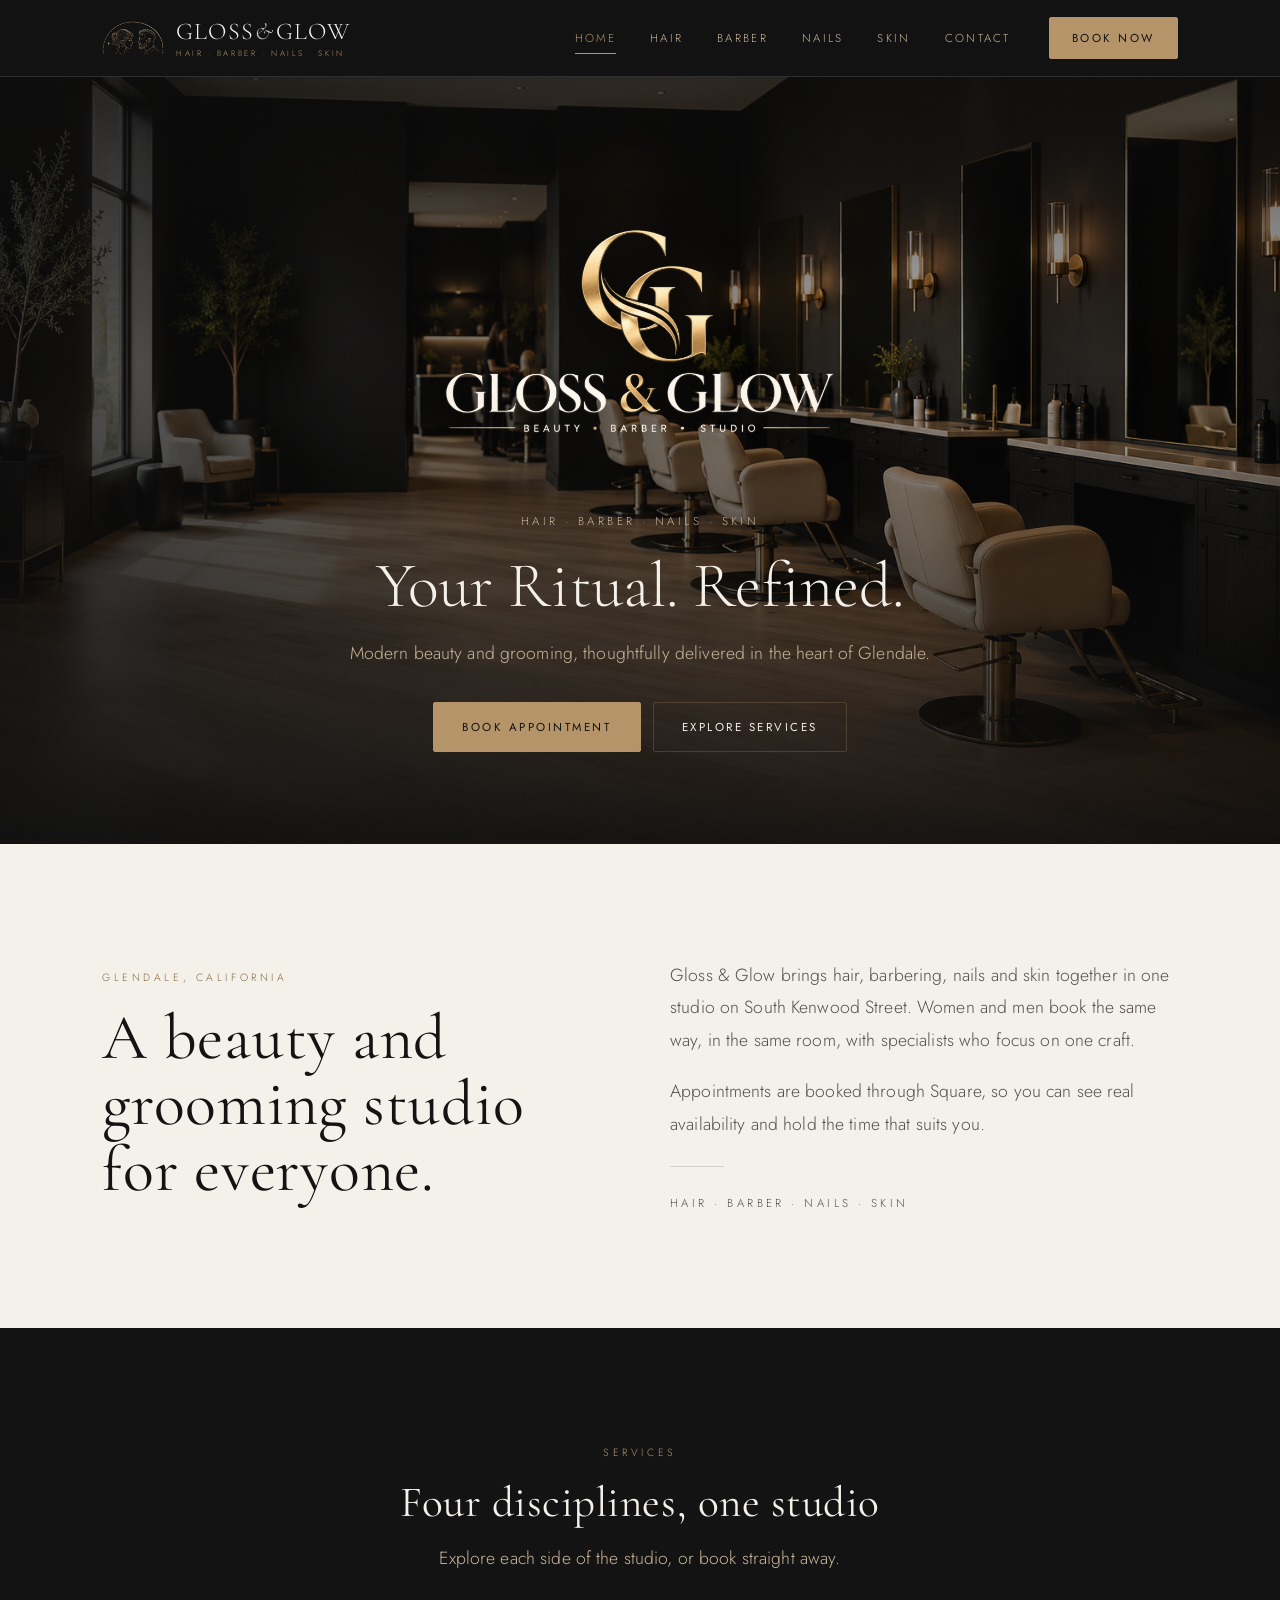
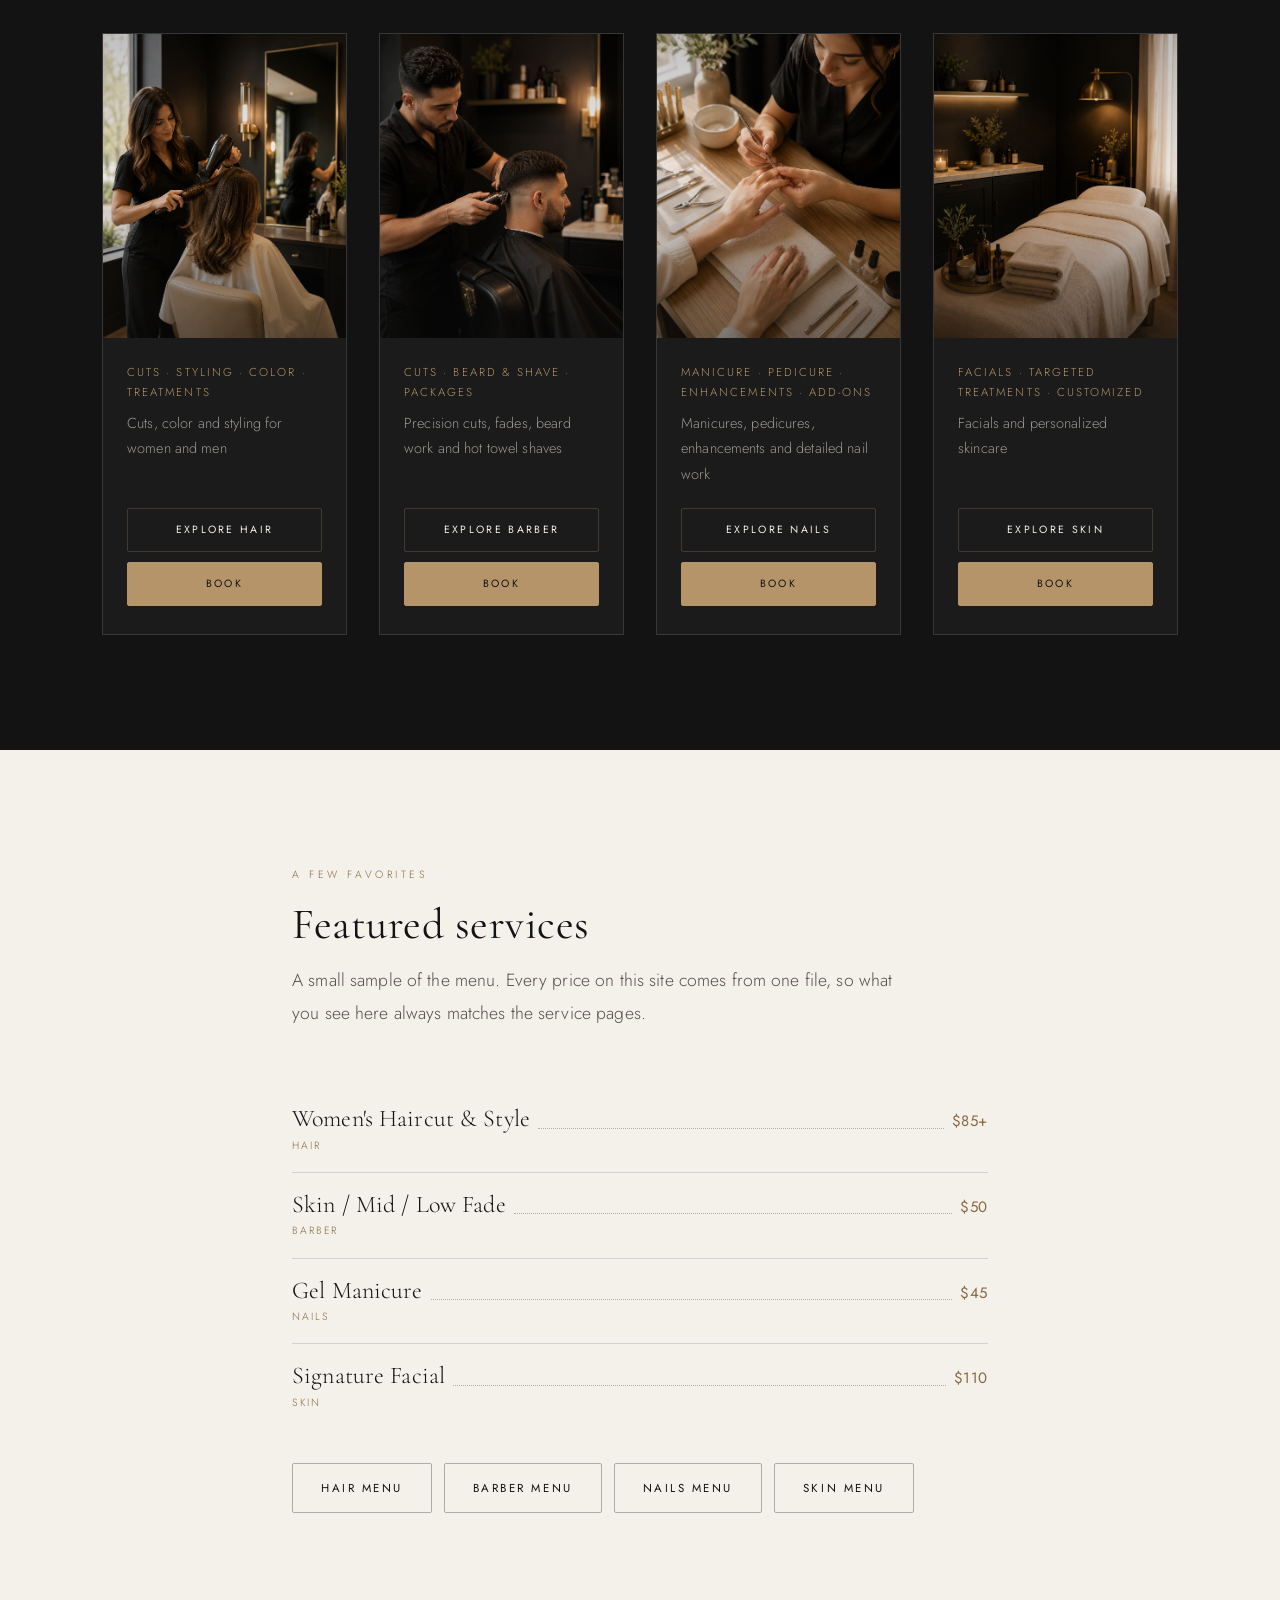
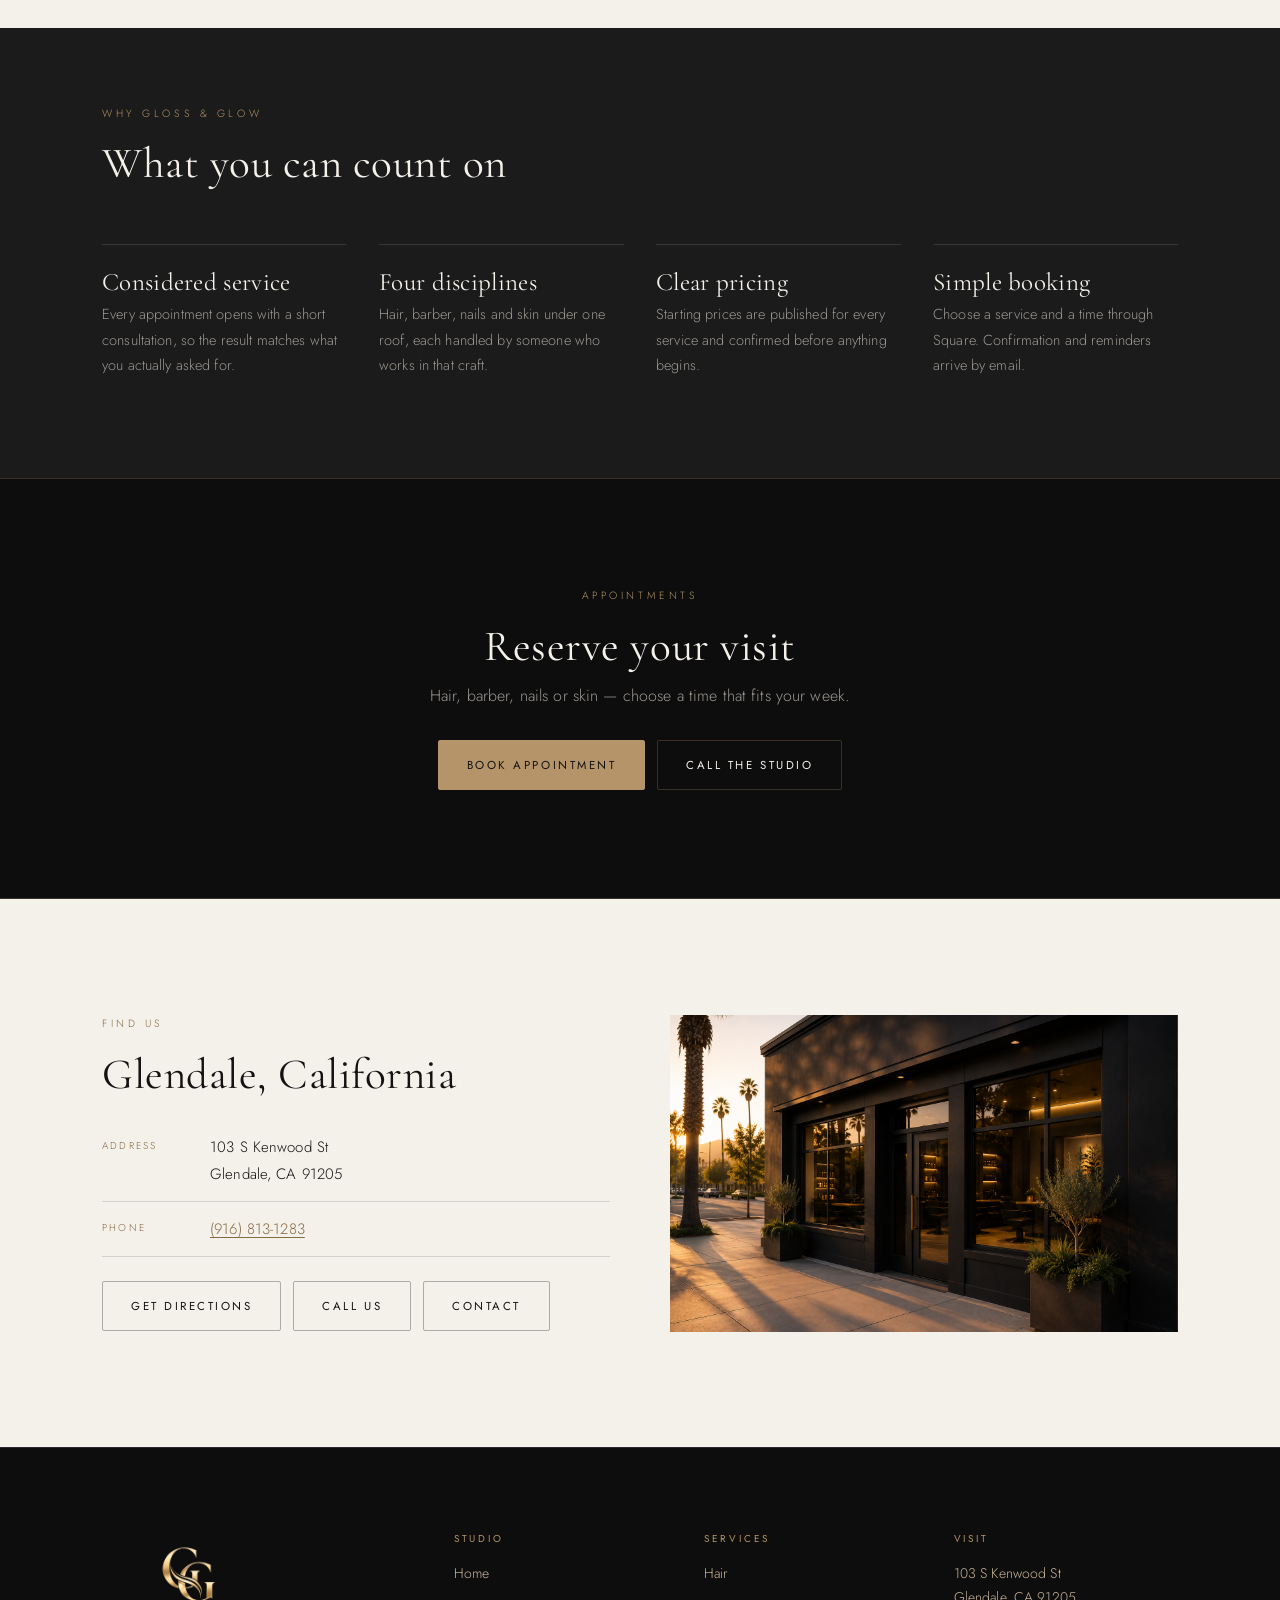
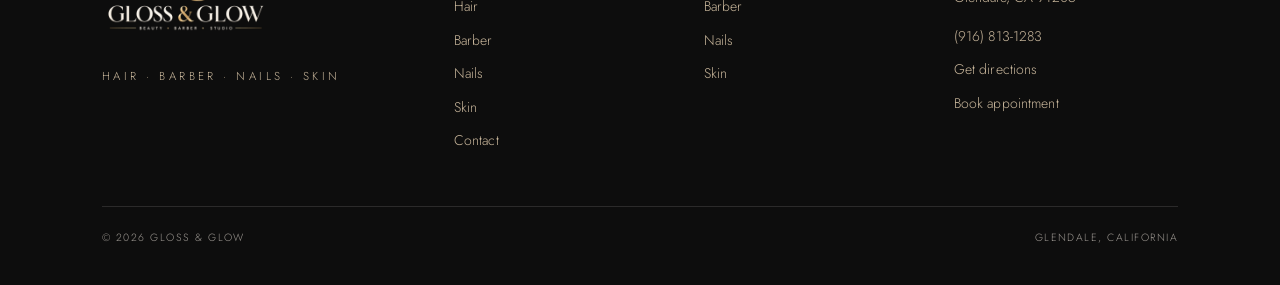
<file: index.html>
<!DOCTYPE html>
<html lang="en">
<head>
<meta charset="utf-8">
<meta name="viewport" content="width=device-width, initial-scale=1">
<title>Gloss &amp; Glow | Hair, Barber, Nails &amp; Skin in Glendale, CA</title>
<meta name="description" content="Gloss &amp; Glow is a modern beauty and grooming studio in Glendale, California offering professional hair, barber, nail and skincare services.">

<!-- SHARING URLS ARE PLACEHOLDERS. Replace https://example.com with the live address
     across all six pages before launch. See README section 12. -->
<link rel="canonical" href="https://example.com/index.html">

<meta property="og:type" content="website">
<meta property="og:site_name" content="Gloss &amp; Glow">
<meta property="og:title" content="Gloss &amp; Glow | Hair, Barber, Nails &amp; Skin in Glendale, CA">
<meta property="og:description" content="Gloss &amp; Glow is a modern beauty and grooming studio in Glendale, California offering professional hair, barber, nail and skincare services.">
<meta property="og:url" content="https://example.com/index.html">
<meta property="og:image" content="https://example.com/assets/img/og-image.png">
<meta property="og:image:width" content="1200">
<meta property="og:image:height" content="630">
<meta property="og:image:alt" content="Gloss &amp; Glow, a beauty and grooming studio in Glendale, California">
<meta property="og:locale" content="en_US">

<meta name="twitter:card" content="summary_large_image">
<meta name="twitter:title" content="Gloss &amp; Glow | Hair, Barber, Nails &amp; Skin in Glendale, CA">
<meta name="twitter:description" content="Gloss &amp; Glow is a modern beauty and grooming studio in Glendale, California offering professional hair, barber, nail and skincare services.">
<meta name="twitter:image" content="https://example.com/assets/img/og-image.png">

<meta name="theme-color" content="#131313">
<link rel="icon" href="assets/img/logo.png" type="image/png">
<link rel="apple-touch-icon" href="assets/img/logo.png">

<link rel="preconnect" href="https://fonts.googleapis.com">
<link rel="preconnect" href="https://fonts.gstatic.com" crossorigin>
<link href="https://fonts.googleapis.com/css2?family=Cormorant+Garamond:ital,wght@0,300;0,400;0,500;1,400&family=Jost:wght@300;400;500&display=swap" rel="stylesheet">
<link rel="stylesheet" href="assets/css/styles.css">

<script type="application/ld+json">
{
  "@context": "https://schema.org",
  "@type": "BeautySalon",
  "additionalType": ["https://schema.org/HairSalon", "https://schema.org/HealthAndBeautyBusiness"],
  "name": "Gloss & Glow",
  "description": "Gloss & Glow is a modern beauty and grooming studio in Glendale, California offering professional hair, barber, nail and skincare services.",
  "url": "https://glossandglowla.com",
  "image": "https://glossandglowla.com/assets/img/og-image.png",
  "logo": "https://glossandglowla.com/assets/img/logo.png",
  "telephone": "+1-916-813-1283",
  "email": "glossandglowla@gmail.com",
  "priceRange": "$$",
  "currenciesAccepted": "USD",
  "address": {
    "@type": "PostalAddress",
    "streetAddress": "103 S Kenwood St",
    "addressLocality": "Glendale",
    "addressRegion": "CA",
    "postalCode": "91205",
    "addressCountry": "US"
  },
  "areaServed": {
    "@type": "City",
    "name": "Glendale",
    "containedInPlace": { "@type": "State", "name": "California" }
  },
  "hasOfferCatalog": {
    "@type": "OfferCatalog",
    "name": "Services",
    "itemListElement": [
      { "@type": "OfferCatalog", "name": "Hair" },
      { "@type": "OfferCatalog", "name": "Barber" },
      { "@type": "OfferCatalog", "name": "Nails" },
      { "@type": "OfferCatalog", "name": "Skin" }
    ]
  }
}
</script>
</head>
<body>
<a class="skip-link" href="#main">Skip to content</a>
<header class="masthead">
  <div class="wrap masthead__inner">
    <a class="brand" href="index.html" aria-label="Gloss and Glow — home">
      <img class="brand__mark" src="assets/img/logo-mark.png" alt="" width="460" height="258" decoding="async">
      <span class="brand__text">
        <span class="brand__name">GLOSS<span class="amp">&amp;</span>GLOW</span>
        <span class="brand__sub">Hair &middot; Barber &middot; Nails &middot; Skin</span>
      </span>
    </a>

    <nav class="nav" aria-label="Main">
      <ul class="nav__list">
            <li><a class="nav__link" href="index.html" aria-current="page">Home</a></li>
            <li><a class="nav__link" href="hair.html">Hair</a></li>
            <li><a class="nav__link" href="barber.html">Barber</a></li>
            <li><a class="nav__link" href="nails.html">Nails</a></li>
            <li><a class="nav__link" href="skin.html">Skin</a></li>
            <li><a class="nav__link" href="contact.html">Contact</a></li>
        <li><a class="btn btn--brass nav__book" href="#" data-href="book">Book Now</a></li>
      </ul>
    </nav>

    <div class="masthead__mobile">
      <a class="book-mini" href="#" data-href="book">Book</a>
      <button class="menu-toggle" type="button" aria-expanded="false" aria-controls="site-menu" aria-label="Open menu">
        <span></span><span></span><span></span>
      </button>
    </div>
  </div>
</header>

<div class="site-menu" id="site-menu">
  <nav aria-label="Mobile">
    <ul class="site-menu__list">
        <li><a href="index.html" aria-current="page">Home</a></li>
        <li><a href="hair.html">Hair</a></li>
        <li><a href="barber.html">Barber</a></li>
        <li><a href="nails.html">Nails</a></li>
        <li><a href="skin.html">Skin</a></li>
        <li><a href="contact.html">Contact</a></li>
    </ul>
  </nav>
  <div class="site-menu__foot">
    <a class="btn btn--brass btn--block" href="#" data-href="book">Book Appointment</a>
    <div class="site-menu__meta">
      <a href="#" data-href="tel" data-cfg="phone">(916) 813-1283</a>
      <span data-cfg="street">103 S Kenwood St</span>
      <span data-cfg="cityStateZip">Glendale, CA 91205</span>
    </div>
  </div>
</div>
<main id="main">

<section class="hero hero--home">
  <div class="hero__bg frame" data-label="studio interior">
    <img src="assets/img/home-hero.png" alt="The Gloss and Glow studio interior in Glendale, California" width="1920" height="1280" fetchpriority="high" decoding="async">
  </div>
  <div class="wrap">
    <div class="hero__inner">
      <h1 class="visually-hidden">Gloss &amp; Glow — hair, barber, nails and skin in Glendale, California</h1>
      <img class="hero__logo" src="assets/img/logo.png" alt="Gloss &amp; Glow" width="820" height="556" fetchpriority="high" decoding="async">
      <p class="pillars">Hair <span>&middot;</span> Barber <span>&middot;</span> Nails <span>&middot;</span> Skin</p>
      <p class="display hero__headline">Your Ritual. Refined.</p>
      <p class="lede">Modern beauty and grooming, thoughtfully delivered in the heart of Glendale.</p>
      <div class="btn-row btn-row--center" style="margin-top:32px">
        <a class="btn btn--brass" href="#" data-href="book">Book Appointment</a>
        <a class="btn btn--ghost" href="#services">Explore Services</a>
      </div>
      <p class="booking-note" data-booking-note hidden></p>
    </div>
  </div>
</section>


<section class="section section--ivory">
  <div class="wrap">
    <div class="split">
      <div class="reveal">
        <span class="eyebrow">Glendale, California</span>
        <h2 class="display">A beauty and grooming studio<br>for everyone.</h2>
      </div>
      <div class="reveal" data-delay="1">
        <p class="lede">Gloss &amp; Glow brings hair, barbering, nails and skin together in one studio on South Kenwood Street. Women and men book the same way, in the same room, with specialists who focus on one craft.</p>
        <p class="lede">Appointments are booked through Square, so you can see real availability and hold the time that suits you.</p>
        <hr class="rule">
        <p class="pillars" style="color:var(--slate)" data-cfg="categories">Hair &middot; Barber &middot; Nails &middot; Skin</p>
      </div>
    </div>
  </div>
</section>

<section class="section" id="services">
  <div class="wrap">
    <div class="head head--center reveal">
      <span class="eyebrow">Services</span>
      <h2 class="display display--sm">Four disciplines, one studio</h2>
      <p class="lede">Explore each side of the studio, or book straight away.</p>
    </div>
    <div class="card-grid card-grid--four">
      <article class="card reveal" data-delay="0">
        <div class="frame frame--portrait card__media" data-label="hair photograph">
          <img src="assets/img/home-hair.png" alt="A stylist finishing a blow-dry at a salon station" width="800" height="1000" loading="lazy" decoding="async">
          <span class="badge card__badge">
            <img class="badge__img" src="assets/img/badge-hair.png" alt="Hair" width="640" height="688" loading="lazy" decoding="async">
            <svg class="badge__fallback" viewBox="0 0 200 215" role="img" aria-label="Hair">
              <circle cx="100" cy="90" r="77" fill="none" stroke="currentColor" stroke-width="1.6" opacity=".9"/>
              <g fill="currentColor">
                <path transform="translate(46,80) scale(.42)" d="M0,-10 C1.1,-2.6 2.6,-1.1 10,0 C2.6,1.1 1.1,2.6 0,10 C-1.1,2.6 -2.6,1.1 -10,0 C-2.6,-1.1 -1.1,-2.6 0,-10 Z" opacity=".9"/>
                <path transform="translate(154,92) scale(.42)" d="M0,-10 C1.1,-2.6 2.6,-1.1 10,0 C2.6,1.1 1.1,2.6 0,10 C-1.1,2.6 -2.6,1.1 -10,0 C-2.6,-1.1 -1.1,-2.6 0,-10 Z" opacity=".9"/>
                <path transform="translate(100,74) scale(1.7)" d="M0,-10 C1.1,-2.6 2.6,-1.1 10,0 C2.6,1.1 1.1,2.6 0,10 C-1.1,2.6 -2.6,1.1 -10,0 C-2.6,-1.1 -1.1,-2.6 0,-10 Z"/>
                <path transform="translate(78,108) scale(1.05)" d="M0,-10 C1.1,-2.6 2.6,-1.1 10,0 C2.6,1.1 1.1,2.6 0,10 C-1.1,2.6 -2.6,1.1 -10,0 C-2.6,-1.1 -1.1,-2.6 0,-10 Z" opacity=".85"/>
                <path transform="translate(120,112) scale(.75)" d="M0,-10 C1.1,-2.6 2.6,-1.1 10,0 C2.6,1.1 1.1,2.6 0,10 C-1.1,2.6 -2.6,1.1 -10,0 C-2.6,-1.1 -1.1,-2.6 0,-10 Z" opacity=".7"/>
              </g>
              <g stroke="currentColor" stroke-width="1.1" opacity=".85">
                <line x1="16" y1="189" x2="44" y2="189"/><line x1="156" y1="189" x2="184" y2="189"/>
                <line x1="52" y1="207" x2="148" y2="207" opacity=".45"/>
              </g>
              <path transform="translate(100,207) scale(.4)" d="M0,-10 C1.1,-2.6 2.6,-1.1 10,0 C2.6,1.1 1.1,2.6 0,10 C-1.1,2.6 -2.6,1.1 -10,0 C-2.6,-1.1 -1.1,-2.6 0,-10 Z" fill="currentColor"/>
              <text class="badge__word" x="103" y="198" text-anchor="middle">HAIR</text>
            </svg>
          </span>
        </div>
        <div class="card__body">
          <h3 class="visually-hidden">Hair</h3>
          <p class="card__groups" data-card-groups="hair"></p>
          <p class="card__tagline" data-category-copy="hair:tagline"></p>
          <div class="card__actions">
            <a class="btn btn--ghost" href="hair.html">Explore Hair</a>
            <a class="btn btn--brass" href="#" data-href="book">Book</a>
          </div>
        </div>
      </article>
      <article class="card reveal" data-delay="1">
        <div class="frame frame--portrait card__media" data-label="barber photograph">
          <img src="assets/img/home-barber.png" alt="A barber working a fade at the barber chair" width="800" height="1000" loading="lazy" decoding="async">
          <span class="badge card__badge">
            <img class="badge__img" src="assets/img/badge-barber.png" alt="Barber" width="640" height="688" loading="lazy" decoding="async">
            <svg class="badge__fallback" viewBox="0 0 200 215" role="img" aria-label="Barber">
              <circle cx="100" cy="90" r="77" fill="none" stroke="currentColor" stroke-width="1.6" opacity=".9"/>
              <g fill="currentColor">
                <path transform="translate(46,80) scale(.42)" d="M0,-10 C1.1,-2.6 2.6,-1.1 10,0 C2.6,1.1 1.1,2.6 0,10 C-1.1,2.6 -2.6,1.1 -10,0 C-2.6,-1.1 -1.1,-2.6 0,-10 Z" opacity=".9"/>
                <path transform="translate(154,92) scale(.42)" d="M0,-10 C1.1,-2.6 2.6,-1.1 10,0 C2.6,1.1 1.1,2.6 0,10 C-1.1,2.6 -2.6,1.1 -10,0 C-2.6,-1.1 -1.1,-2.6 0,-10 Z" opacity=".9"/>
                <path transform="translate(100,74) scale(1.7)" d="M0,-10 C1.1,-2.6 2.6,-1.1 10,0 C2.6,1.1 1.1,2.6 0,10 C-1.1,2.6 -2.6,1.1 -10,0 C-2.6,-1.1 -1.1,-2.6 0,-10 Z"/>
                <path transform="translate(78,108) scale(1.05)" d="M0,-10 C1.1,-2.6 2.6,-1.1 10,0 C2.6,1.1 1.1,2.6 0,10 C-1.1,2.6 -2.6,1.1 -10,0 C-2.6,-1.1 -1.1,-2.6 0,-10 Z" opacity=".85"/>
                <path transform="translate(120,112) scale(.75)" d="M0,-10 C1.1,-2.6 2.6,-1.1 10,0 C2.6,1.1 1.1,2.6 0,10 C-1.1,2.6 -2.6,1.1 -10,0 C-2.6,-1.1 -1.1,-2.6 0,-10 Z" opacity=".7"/>
              </g>
              <g stroke="currentColor" stroke-width="1.1" opacity=".85">
                <line x1="16" y1="189" x2="44" y2="189"/><line x1="156" y1="189" x2="184" y2="189"/>
                <line x1="52" y1="207" x2="148" y2="207" opacity=".45"/>
              </g>
              <path transform="translate(100,207) scale(.4)" d="M0,-10 C1.1,-2.6 2.6,-1.1 10,0 C2.6,1.1 1.1,2.6 0,10 C-1.1,2.6 -2.6,1.1 -10,0 C-2.6,-1.1 -1.1,-2.6 0,-10 Z" fill="currentColor"/>
              <text class="badge__word" x="103" y="198" text-anchor="middle">BARBER</text>
            </svg>
          </span>
        </div>
        <div class="card__body">
          <h3 class="visually-hidden">Barber</h3>
          <p class="card__groups" data-card-groups="barber"></p>
          <p class="card__tagline" data-category-copy="barber:tagline"></p>
          <div class="card__actions">
            <a class="btn btn--ghost" href="barber.html">Explore Barber</a>
            <a class="btn btn--brass" href="#" data-href="book">Book</a>
          </div>
        </div>
      </article>
      <article class="card reveal" data-delay="2">
        <div class="frame frame--portrait card__media" data-label="nails photograph">
          <img src="assets/img/home-nails.png" alt="A manicure in progress at a nail station" width="800" height="1000" loading="lazy" decoding="async">
          <span class="badge card__badge">
            <img class="badge__img" src="assets/img/badge-nails.png" alt="Nails" width="640" height="688" loading="lazy" decoding="async">
            <svg class="badge__fallback" viewBox="0 0 200 215" role="img" aria-label="Nails">
              <circle cx="100" cy="90" r="77" fill="none" stroke="currentColor" stroke-width="1.6" opacity=".9"/>
              <g fill="currentColor">
                <path transform="translate(46,80) scale(.42)" d="M0,-10 C1.1,-2.6 2.6,-1.1 10,0 C2.6,1.1 1.1,2.6 0,10 C-1.1,2.6 -2.6,1.1 -10,0 C-2.6,-1.1 -1.1,-2.6 0,-10 Z" opacity=".9"/>
                <path transform="translate(154,92) scale(.42)" d="M0,-10 C1.1,-2.6 2.6,-1.1 10,0 C2.6,1.1 1.1,2.6 0,10 C-1.1,2.6 -2.6,1.1 -10,0 C-2.6,-1.1 -1.1,-2.6 0,-10 Z" opacity=".9"/>
                <path transform="translate(100,74) scale(1.7)" d="M0,-10 C1.1,-2.6 2.6,-1.1 10,0 C2.6,1.1 1.1,2.6 0,10 C-1.1,2.6 -2.6,1.1 -10,0 C-2.6,-1.1 -1.1,-2.6 0,-10 Z"/>
                <path transform="translate(78,108) scale(1.05)" d="M0,-10 C1.1,-2.6 2.6,-1.1 10,0 C2.6,1.1 1.1,2.6 0,10 C-1.1,2.6 -2.6,1.1 -10,0 C-2.6,-1.1 -1.1,-2.6 0,-10 Z" opacity=".85"/>
                <path transform="translate(120,112) scale(.75)" d="M0,-10 C1.1,-2.6 2.6,-1.1 10,0 C2.6,1.1 1.1,2.6 0,10 C-1.1,2.6 -2.6,1.1 -10,0 C-2.6,-1.1 -1.1,-2.6 0,-10 Z" opacity=".7"/>
              </g>
              <g stroke="currentColor" stroke-width="1.1" opacity=".85">
                <line x1="16" y1="189" x2="44" y2="189"/><line x1="156" y1="189" x2="184" y2="189"/>
                <line x1="52" y1="207" x2="148" y2="207" opacity=".45"/>
              </g>
              <path transform="translate(100,207) scale(.4)" d="M0,-10 C1.1,-2.6 2.6,-1.1 10,0 C2.6,1.1 1.1,2.6 0,10 C-1.1,2.6 -2.6,1.1 -10,0 C-2.6,-1.1 -1.1,-2.6 0,-10 Z" fill="currentColor"/>
              <text class="badge__word" x="103" y="198" text-anchor="middle">NAILS</text>
            </svg>
          </span>
        </div>
        <div class="card__body">
          <h3 class="visually-hidden">Nails</h3>
          <p class="card__groups" data-card-groups="nails"></p>
          <p class="card__tagline" data-category-copy="nails:tagline"></p>
          <div class="card__actions">
            <a class="btn btn--ghost" href="nails.html">Explore Nails</a>
            <a class="btn btn--brass" href="#" data-href="book">Book</a>
          </div>
        </div>
      </article>
      <article class="card reveal" data-delay="3">
        <div class="frame frame--portrait card__media" data-label="skin photograph">
          <img src="assets/img/home-skin.png" alt="A facial treatment in a calm skincare room" width="800" height="1000" loading="lazy" decoding="async">
          <span class="badge card__badge">
            <img class="badge__img" src="assets/img/badge-skin.png" alt="Skin" width="640" height="688" loading="lazy" decoding="async">
            <svg class="badge__fallback" viewBox="0 0 200 215" role="img" aria-label="Skin">
              <circle cx="100" cy="90" r="77" fill="none" stroke="currentColor" stroke-width="1.6" opacity=".9"/>
              <g fill="currentColor">
                <path transform="translate(46,80) scale(.42)" d="M0,-10 C1.1,-2.6 2.6,-1.1 10,0 C2.6,1.1 1.1,2.6 0,10 C-1.1,2.6 -2.6,1.1 -10,0 C-2.6,-1.1 -1.1,-2.6 0,-10 Z" opacity=".9"/>
                <path transform="translate(154,92) scale(.42)" d="M0,-10 C1.1,-2.6 2.6,-1.1 10,0 C2.6,1.1 1.1,2.6 0,10 C-1.1,2.6 -2.6,1.1 -10,0 C-2.6,-1.1 -1.1,-2.6 0,-10 Z" opacity=".9"/>
                <path transform="translate(100,74) scale(1.7)" d="M0,-10 C1.1,-2.6 2.6,-1.1 10,0 C2.6,1.1 1.1,2.6 0,10 C-1.1,2.6 -2.6,1.1 -10,0 C-2.6,-1.1 -1.1,-2.6 0,-10 Z"/>
                <path transform="translate(78,108) scale(1.05)" d="M0,-10 C1.1,-2.6 2.6,-1.1 10,0 C2.6,1.1 1.1,2.6 0,10 C-1.1,2.6 -2.6,1.1 -10,0 C-2.6,-1.1 -1.1,-2.6 0,-10 Z" opacity=".85"/>
                <path transform="translate(120,112) scale(.75)" d="M0,-10 C1.1,-2.6 2.6,-1.1 10,0 C2.6,1.1 1.1,2.6 0,10 C-1.1,2.6 -2.6,1.1 -10,0 C-2.6,-1.1 -1.1,-2.6 0,-10 Z" opacity=".7"/>
              </g>
              <g stroke="currentColor" stroke-width="1.1" opacity=".85">
                <line x1="16" y1="189" x2="44" y2="189"/><line x1="156" y1="189" x2="184" y2="189"/>
                <line x1="52" y1="207" x2="148" y2="207" opacity=".45"/>
              </g>
              <path transform="translate(100,207) scale(.4)" d="M0,-10 C1.1,-2.6 2.6,-1.1 10,0 C2.6,1.1 1.1,2.6 0,10 C-1.1,2.6 -2.6,1.1 -10,0 C-2.6,-1.1 -1.1,-2.6 0,-10 Z" fill="currentColor"/>
              <text class="badge__word" x="103" y="198" text-anchor="middle">SKIN</text>
            </svg>
          </span>
        </div>
        <div class="card__body">
          <h3 class="visually-hidden">Skin</h3>
          <p class="card__groups" data-card-groups="skin"></p>
          <p class="card__tagline" data-category-copy="skin:tagline"></p>
          <div class="card__actions">
            <a class="btn btn--ghost" href="skin.html">Explore Skin</a>
            <a class="btn btn--brass" href="#" data-href="book">Book</a>
          </div>
        </div>
      </article>
    </div>
  </div>
</section>

<section class="section section--ivory">
  <div class="wrap wrap--narrow">
    <div class="head reveal">
      <span class="eyebrow">A few favorites</span>
      <h2 class="display display--sm">Featured services</h2>
      <p class="lede">A small sample of the menu. Every price on this site comes from one file, so what you see here always matches the service pages.</p>
    </div>
    <div class="reveal" data-featured-services></div>
    <div class="btn-row" style="margin-top:34px">
      <a class="btn btn--dark" href="hair.html">Hair menu</a>
      <a class="btn btn--dark" href="barber.html">Barber menu</a>
      <a class="btn btn--dark" href="nails.html">Nails menu</a>
      <a class="btn btn--dark" href="skin.html">Skin menu</a>
    </div>
  </div>
</section>

<section class="section section--charcoal section--tight">
  <div class="wrap">
    <div class="head reveal">
      <span class="eyebrow">Why Gloss &amp; Glow</span>
      <h2 class="display display--sm">What you can count on</h2>
    </div>
    <div class="pillar-grid">
      <div class="pillar reveal" data-delay="0">
        <h3>Considered service</h3><p>Every appointment opens with a short consultation, so the result matches what you actually asked for.</p>
      </div>
      <div class="pillar reveal" data-delay="1">
        <h3>Four disciplines</h3><p>Hair, barber, nails and skin under one roof, each handled by someone who works in that craft.</p>
      </div>
      <div class="pillar reveal" data-delay="2">
        <h3>Clear pricing</h3><p>Starting prices are published for every service and confirmed before anything begins.</p>
      </div>
      <div class="pillar reveal" data-delay="3">
        <h3>Simple booking</h3><p>Choose a service and a time through Square. Confirmation and reminders arrive by email.</p>
      </div>
    </div>
  </div>
</section>

<section class="cta-band">
  <div class="wrap wrap--narrow reveal">
    <span class="eyebrow">Appointments</span>
    <h2 class="display display--sm">Reserve your visit</h2>
    <p>Hair, barber, nails or skin &mdash; choose a time that fits your week.</p>
    <div class="btn-row btn-row--center">
      <a class="btn btn--brass" href="#" data-href="book">Book Appointment</a>
      <a class="btn btn--ghost" href="#" data-href="tel">Call the studio</a>
    </div>
    <p class="booking-note" data-booking-note hidden></p>
  </div>
</section>

<section class="section section--ivory">
  <div class="wrap">
    <div class="split split--reverse">
      <div class="split__media reveal">
        <div class="frame frame--wide" data-label="studio exterior"><img src="assets/img/contact-hero.png" alt="The Gloss and Glow studio front in Glendale" width="900" height="560" loading="lazy" decoding="async"></div>
      </div>
      <div class="split__body reveal" data-delay="1">
        <span class="eyebrow">Find us</span>
        <h2 class="display display--sm">Glendale, California</h2>
        <ul class="info-list">
          <li><span class="info-list__key">Address</span>
              <span><span data-cfg="street">103 S Kenwood St</span><br><span data-cfg="cityStateZip">Glendale, CA 91205</span></span></li>
          <li><span class="info-list__key">Phone</span>
              <span><a href="#" data-href="tel" data-cfg="phone">(916) 813-1283</a></span></li>
        </ul>
        <div class="btn-row">
          <a class="btn btn--dark" href="#" data-href="directions">Get Directions</a>
          <a class="btn btn--dark" href="#" data-href="tel">Call Us</a>
          <a class="btn btn--dark" href="contact.html">Contact</a>
        </div>
      </div>
    </div>
  </div>
</section>

</main>
<footer class="colophon">
  <div class="wrap">
    <div class="colophon__grid">

      <div>
        <img class="colophon__logo" src="assets/img/logo.png" alt="Gloss &amp; Glow" width="168" height="114" loading="lazy" decoding="async">
        <p class="pillars" data-cfg="categories">Hair &middot; Barber &middot; Nails &middot; Skin</p>
        <div class="social">
          <a href="#" data-social="instagram" aria-label="Gloss and Glow on Instagram" hidden><svg viewBox="0 0 24 24" fill="none" stroke="currentColor" stroke-width="1.4" aria-hidden="true"><rect x="3" y="3" width="18" height="18" rx="5"/><circle cx="12" cy="12" r="4"/><circle cx="17.2" cy="6.8" r="1.1" fill="currentColor" stroke="none"/></svg></a>
          <a href="#" data-social="facebook" aria-label="Gloss and Glow on Facebook" hidden><svg viewBox="0 0 24 24" fill="none" stroke="currentColor" stroke-width="1.4" aria-hidden="true"><path d="M14.5 8.5h2.2V5.6h-2.4c-2.3 0-3.6 1.4-3.6 3.7v1.9H8.4v3h2.3V21h3.1v-6.8h2.3l.4-3h-2.7V9.7c0-.8.3-1.2 1.2-1.2z"/></svg></a>
        </div>
      </div>

      <nav aria-label="Footer">
        <h2>Studio</h2>
        <ul>
          <li><a href="index.html">Home</a></li>
          <li><a href="hair.html">Hair</a></li>
          <li><a href="barber.html">Barber</a></li>
          <li><a href="nails.html">Nails</a></li>
          <li><a href="skin.html">Skin</a></li>
          <li><a href="contact.html">Contact</a></li>
        </ul>
      </nav>

      <div>
        <h2>Services</h2>
        <ul>
          <li><a href="hair.html">Hair</a></li>
          <li><a href="barber.html">Barber</a></li>
          <li><a href="nails.html">Nails</a></li>
          <li><a href="skin.html">Skin</a></li>
        </ul>
      </div>

      <div>
        <h2>Visit</h2>
        <address>
          <span data-cfg="street">103 S Kenwood St</span><br>
          <span data-cfg="cityStateZip">Glendale, CA 91205</span>
        </address>
        <ul style="margin-top:14px">
          <li><a href="#" data-href="tel" data-cfg="phone">(916) 813-1283</a></li>
          <li><a href="#" data-href="directions">Get directions</a></li>
          <li><a href="#" data-href="book">Book appointment</a></li>
        </ul>
      </div>

    </div>

    <div class="colophon__bottom">
      <span>&copy; <span data-cfg="year">2026</span> Gloss &amp; Glow</span>
      <span>Glendale, California</span>
    </div>
  </div>
</footer>

<script src="assets/data/config.js"></script>
<script src="assets/data/services.js"></script>
<script src="assets/js/services.js"></script>
<script src="assets/js/main.js"></script>
</body>
</html>
</file>
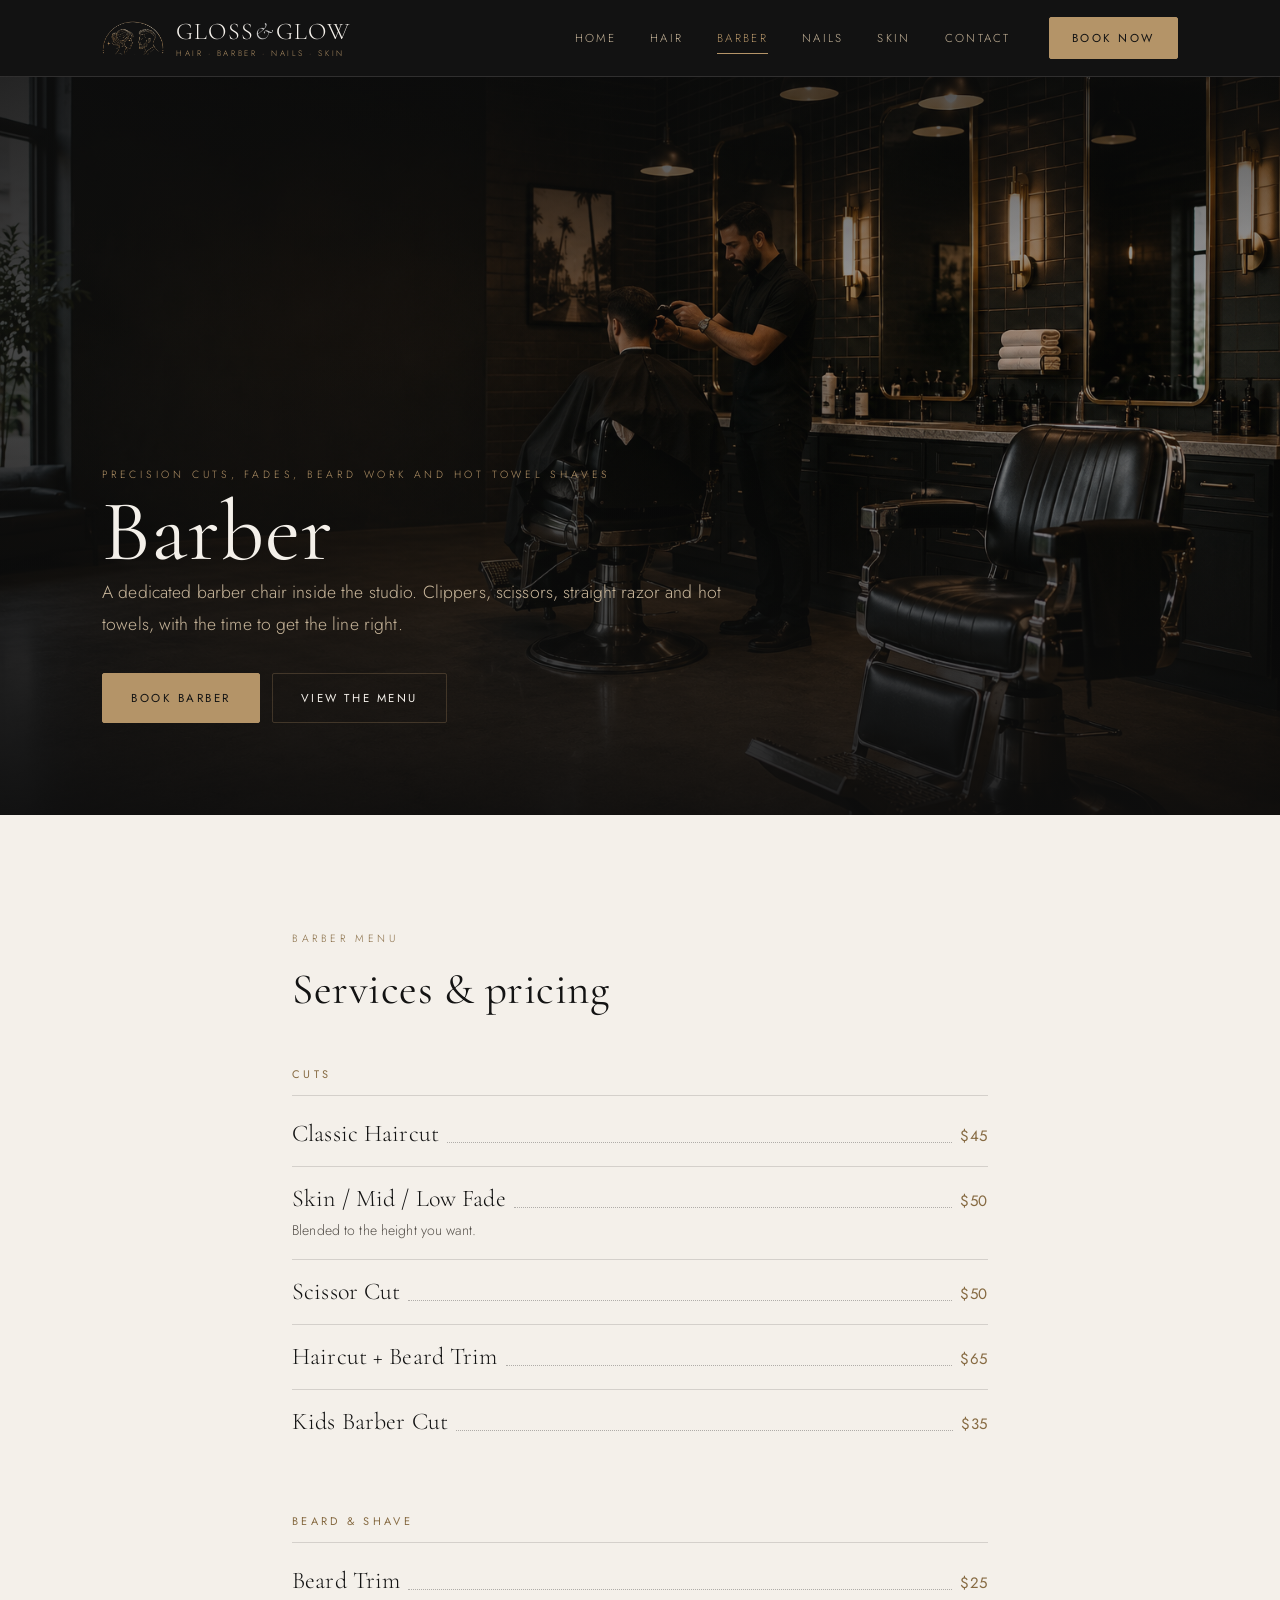
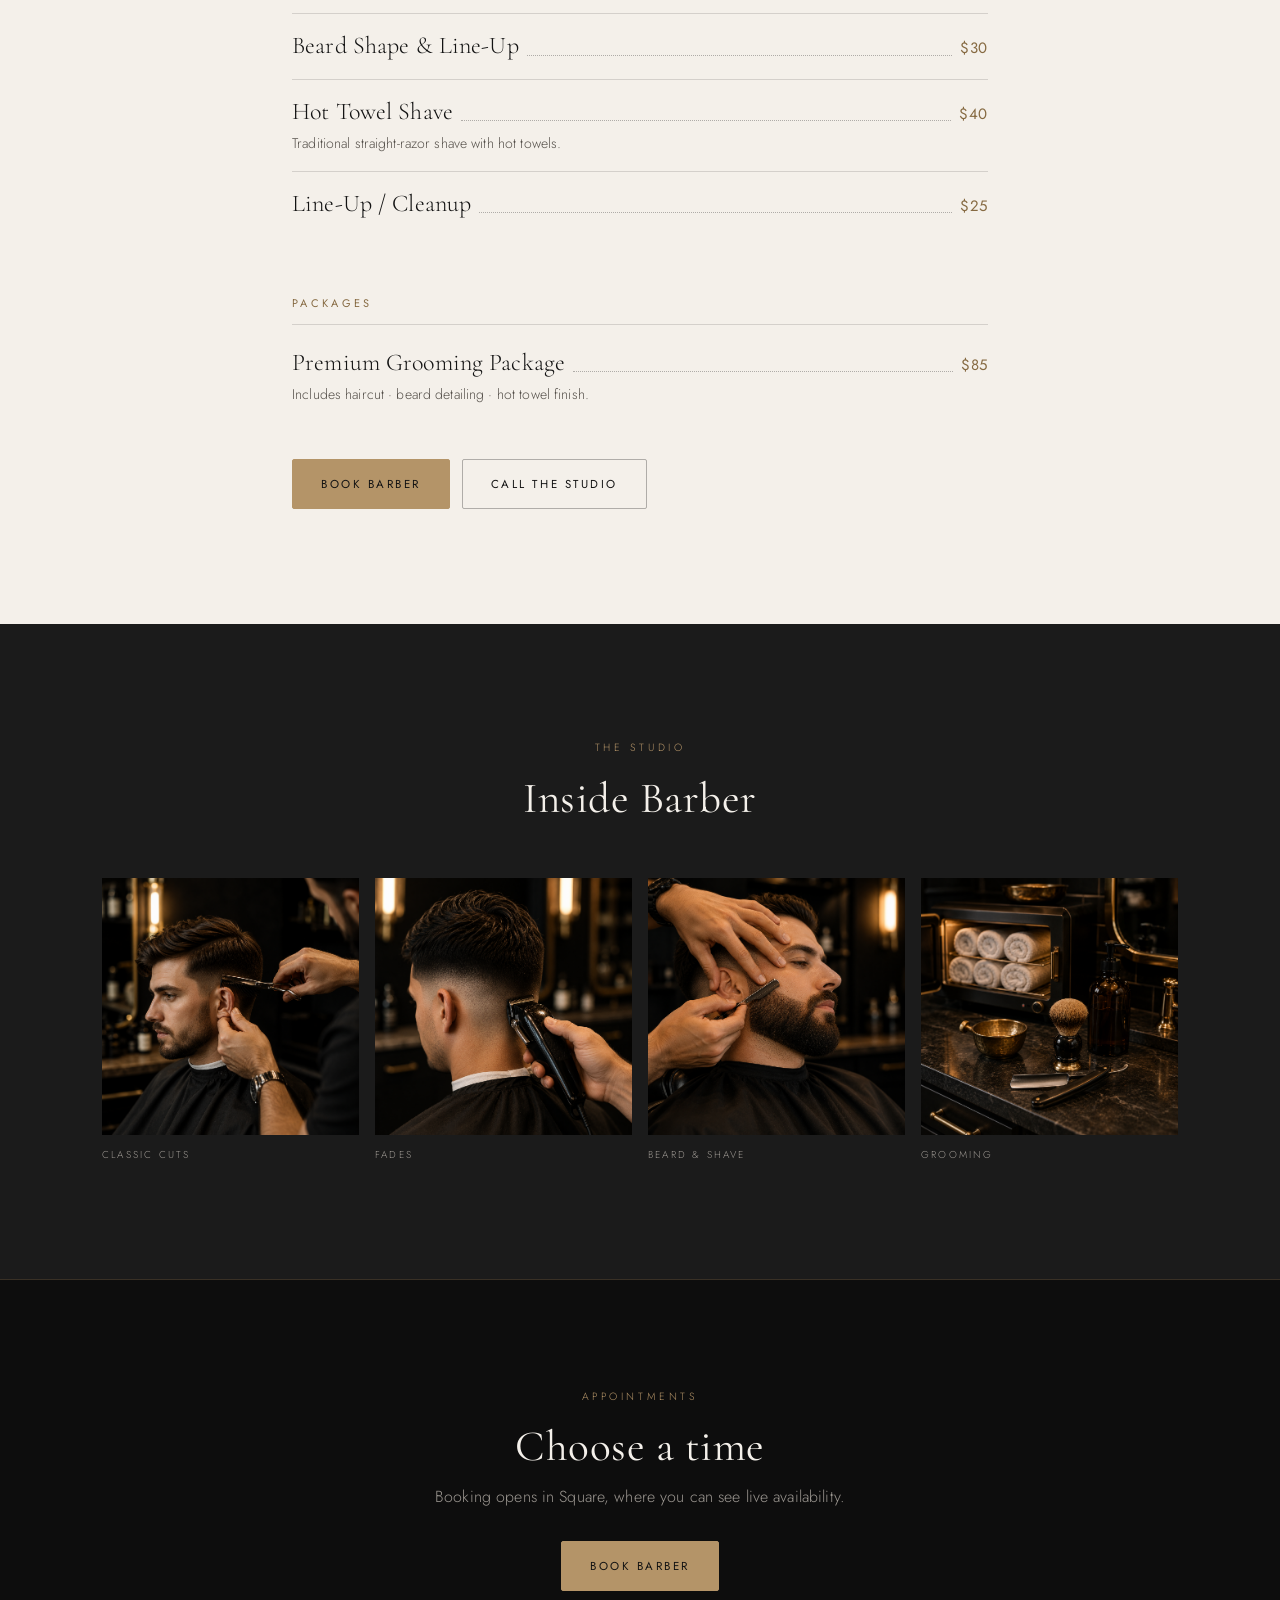
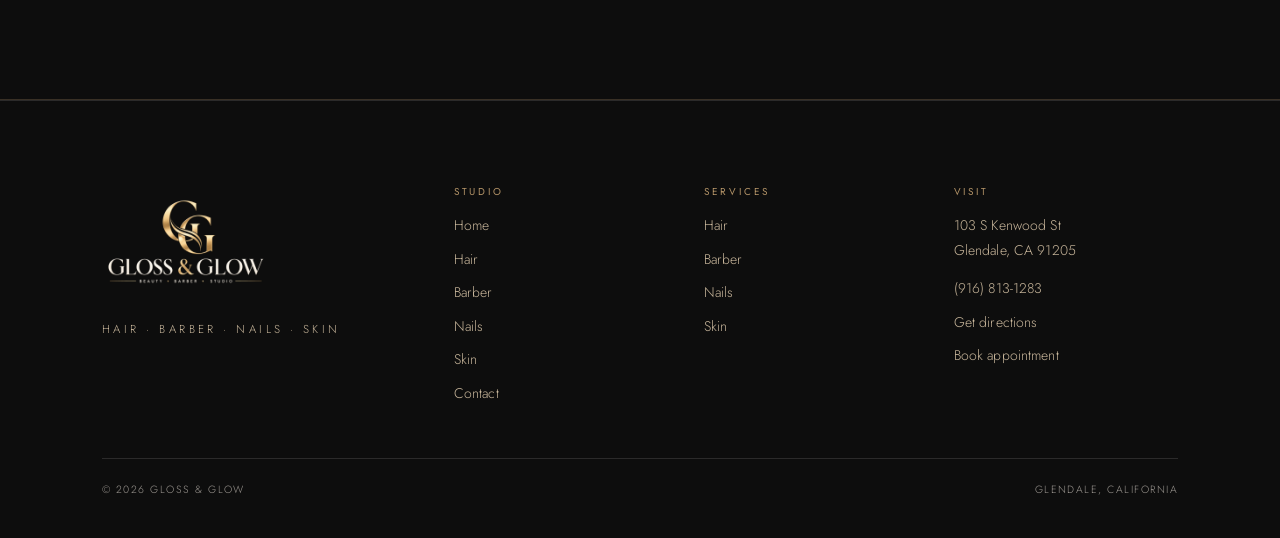
<file: barber.html>
<!DOCTYPE html>
<html lang="en">
<head>
<meta charset="utf-8">
<meta name="viewport" content="width=device-width, initial-scale=1">
<title>Barber in Glendale, CA | Fades, Beard Trims &amp; Hot Towel Shaves | Gloss &amp; Glow</title>
<meta name="description" content="Precision cuts, skin fades, beard shaping and hot towel shaves at Gloss &amp; Glow, a barber in Glendale, California.">

<!-- SHARING URLS ARE PLACEHOLDERS. Replace https://example.com with the live address
     across all six pages before launch. See README section 12. -->
<link rel="canonical" href="https://example.com/barber.html">

<meta property="og:type" content="website">
<meta property="og:site_name" content="Gloss &amp; Glow">
<meta property="og:title" content="Barber in Glendale, CA | Fades, Beard Trims &amp; Hot Towel Shaves | Gloss &amp; Glow">
<meta property="og:description" content="Precision cuts, skin fades, beard shaping and hot towel shaves at Gloss &amp; Glow, a barber in Glendale, California.">
<meta property="og:url" content="https://example.com/barber.html">
<meta property="og:image" content="https://example.com/assets/img/og-image.png">
<meta property="og:image:width" content="1200">
<meta property="og:image:height" content="630">
<meta property="og:image:alt" content="Gloss &amp; Glow, a beauty and grooming studio in Glendale, California">
<meta property="og:locale" content="en_US">

<meta name="twitter:card" content="summary_large_image">
<meta name="twitter:title" content="Barber in Glendale, CA | Fades, Beard Trims &amp; Hot Towel Shaves | Gloss &amp; Glow">
<meta name="twitter:description" content="Precision cuts, skin fades, beard shaping and hot towel shaves at Gloss &amp; Glow, a barber in Glendale, California.">
<meta name="twitter:image" content="https://example.com/assets/img/og-image.png">

<meta name="theme-color" content="#131313">
<link rel="icon" href="assets/img/logo.png" type="image/png">
<link rel="apple-touch-icon" href="assets/img/logo.png">

<link rel="preconnect" href="https://fonts.googleapis.com">
<link rel="preconnect" href="https://fonts.gstatic.com" crossorigin>
<link href="https://fonts.googleapis.com/css2?family=Cormorant+Garamond:ital,wght@0,300;0,400;0,500;1,400&family=Jost:wght@300;400;500&display=swap" rel="stylesheet">
<link rel="stylesheet" href="assets/css/styles.css">

<script type="application/ld+json">
{
  "@context": "https://schema.org",
  "@type": "BeautySalon",
  "additionalType": ["https://schema.org/HairSalon", "https://schema.org/HealthAndBeautyBusiness"],
  "name": "Gloss & Glow",
  "description": "Gloss & Glow is a modern beauty and grooming studio in Glendale, California offering professional hair, barber, nail and skincare services.",
  "url": "https://example.com",
  "image": "https://example.com/assets/img/og-image.png",
  "logo": "https://example.com/assets/img/logo.png",
  "telephone": "+1-916-813-1283",
  "priceRange": "$$",
  "currenciesAccepted": "USD",
  "address": {
    "@type": "PostalAddress",
    "streetAddress": "103 S Kenwood St",
    "addressLocality": "Glendale",
    "addressRegion": "CA",
    "postalCode": "91205",
    "addressCountry": "US"
  },
  "areaServed": {
    "@type": "City",
    "name": "Glendale",
    "containedInPlace": { "@type": "State", "name": "California" }
  },
  "hasOfferCatalog": {
    "@type": "OfferCatalog",
    "name": "Services",
    "itemListElement": [
      { "@type": "OfferCatalog", "name": "Hair" },
      { "@type": "OfferCatalog", "name": "Barber" },
      { "@type": "OfferCatalog", "name": "Nails" },
      { "@type": "OfferCatalog", "name": "Skin" }
    ]
  }
}
</script>
<script type="application/ld+json">
{
  "@context": "https://schema.org",
  "@type": "Service",
  "serviceType": "Barber",
  "description": "Precision cuts, skin fades, beard shaping and hot towel shaves at Gloss & Glow, a barber in Glendale, California.",
  "url": "https://example.com/barber.html",
  "areaServed": { "@type": "City", "name": "Glendale" },
  "provider": { "@type": "BeautySalon", "name": "Gloss & Glow" }
}
</script>
</head>
<body>
<a class="skip-link" href="#main">Skip to content</a>
<header class="masthead">
  <div class="wrap masthead__inner">
    <a class="brand" href="index.html" aria-label="Gloss and Glow — home">
      <img class="brand__mark" src="assets/img/logo-mark.png" alt="" width="460" height="258" decoding="async">
      <span class="brand__text">
        <span class="brand__name">GLOSS<span class="amp">&amp;</span>GLOW</span>
        <span class="brand__sub">Hair &middot; Barber &middot; Nails &middot; Skin</span>
      </span>
    </a>

    <nav class="nav" aria-label="Main">
      <ul class="nav__list">
            <li><a class="nav__link" href="index.html">Home</a></li>
            <li><a class="nav__link" href="hair.html">Hair</a></li>
            <li><a class="nav__link" href="barber.html" aria-current="page">Barber</a></li>
            <li><a class="nav__link" href="nails.html">Nails</a></li>
            <li><a class="nav__link" href="skin.html">Skin</a></li>
            <li><a class="nav__link" href="contact.html">Contact</a></li>
        <li><a class="btn btn--brass nav__book" href="#" data-href="book">Book Now</a></li>
      </ul>
    </nav>

    <div class="masthead__mobile">
      <a class="book-mini" href="#" data-href="book">Book</a>
      <button class="menu-toggle" type="button" aria-expanded="false" aria-controls="site-menu" aria-label="Open menu">
        <span></span><span></span><span></span>
      </button>
    </div>
  </div>
</header>

<div class="site-menu" id="site-menu">
  <nav aria-label="Mobile">
    <ul class="site-menu__list">
        <li><a href="index.html">Home</a></li>
        <li><a href="hair.html">Hair</a></li>
        <li><a href="barber.html" aria-current="page">Barber</a></li>
        <li><a href="nails.html">Nails</a></li>
        <li><a href="skin.html">Skin</a></li>
        <li><a href="contact.html">Contact</a></li>
    </ul>
  </nav>
  <div class="site-menu__foot">
    <a class="btn btn--brass btn--block" href="#" data-href="book">Book Appointment</a>
    <div class="site-menu__meta">
      <a href="#" data-href="tel" data-cfg="phone">(916) 813-1283</a>
      <span data-cfg="street">103 S Kenwood St</span>
      <span data-cfg="cityStateZip">Glendale, CA 91205</span>
    </div>
  </div>
</div>
<main id="main">

<section class="hero ">
  <div class="hero__bg frame" data-label="barber hero">
    <img src="assets/img/barber-hero.png" alt="A barber at work in the Gloss and Glow studio" width="1920" height="1280" fetchpriority="high" decoding="async">
  </div>
  <div class="wrap">
    <div class="hero__inner">
      <span class="hero__sub" data-category-copy="barber:tagline"></span>
      <h1 class="display display--lg">Barber</h1>
      <p class="lede" data-category-copy="barber:intro"></p>
      <div class="btn-row" style="margin-top:32px">
        <a class="btn btn--brass" href="#" data-href="book">Book Barber</a>
        <a class="btn btn--ghost" href="#menu">View the menu</a>
      </div>
      <p class="booking-note" data-booking-note hidden></p>
    </div>
  </div>
</section>


<section class="section section--ivory" id="menu">
  <div class="wrap wrap--narrow">
    <div class="head reveal">
      <span class="eyebrow">Barber menu</span>
      <h2 class="display display--sm">Services &amp; pricing</h2>
    </div>

    <!-- Built from assets/data/services.js. No price is written into this file. -->
    <div data-service-menu="barber"></div>

    <div class="btn-row" style="margin-top:36px">
      <a class="btn btn--brass" href="#" data-href="book">Book Barber</a>
      <a class="btn btn--dark" href="#" data-href="tel">Call the studio</a>
    </div>
  </div>
</section>

<section class="section section--charcoal">
  <div class="wrap">
    <div class="head head--center reveal">
      <span class="eyebrow">The studio</span>
      <h2 class="display display--sm">Inside Barber</h2>
    </div>
    <div class="strip">
      <figure class="reveal" data-delay="0">
        <div class="frame frame--square" data-label="barber cut"><img src="assets/img/barber-haircut.png" alt="A classic haircut being cut with scissors" width="800" height="1000" loading="lazy" decoding="async"></div>
        <figcaption>Classic cuts</figcaption>
      </figure>
      <figure class="reveal" data-delay="1">
        <div class="frame frame--square" data-label="fade"><img src="assets/img/barber-fade.png" alt="Clipper work on a mid fade" width="800" height="1000" loading="lazy" decoding="async"></div>
        <figcaption>Fades</figcaption>
      </figure>
      <figure class="reveal" data-delay="2">
        <div class="frame frame--square" data-label="beard work"><img src="assets/img/barber-beard.png" alt="A beard being shaped with a straight razor" width="800" height="1000" loading="lazy" decoding="async"></div>
        <figcaption>Beard &amp; shave</figcaption>
      </figure>
      <figure class="reveal" data-delay="3">
        <div class="frame frame--square" data-label="grooming"><img src="assets/img/barber-grooming.png" alt="Hot towels and grooming tools at a barber station" width="800" height="1000" loading="lazy" decoding="async"></div>
        <figcaption>Grooming</figcaption>
      </figure>
    </div>
  </div>
</section>

<section class="cta-band">
  <div class="wrap wrap--narrow reveal">
    <span class="eyebrow">Appointments</span>
    <h2 class="display display--sm">Choose a time</h2>
    <p>Booking opens in Square, where you can see live availability.</p>
    <div class="btn-row btn-row--center">
      <a class="btn btn--brass" href="#" data-href="book">Book Barber</a>
    </div>
    <p class="booking-note" data-booking-note hidden></p>
  </div>
</section>

</main>
<footer class="colophon">
  <div class="wrap">
    <div class="colophon__grid">

      <div>
        <img class="colophon__logo" src="assets/img/logo.png" alt="Gloss &amp; Glow" width="168" height="114" loading="lazy" decoding="async">
        <p class="pillars" data-cfg="categories">Hair &middot; Barber &middot; Nails &middot; Skin</p>
        <div class="social">
          <a href="#" data-social="instagram" aria-label="Gloss and Glow on Instagram" hidden><svg viewBox="0 0 24 24" fill="none" stroke="currentColor" stroke-width="1.4" aria-hidden="true"><rect x="3" y="3" width="18" height="18" rx="5"/><circle cx="12" cy="12" r="4"/><circle cx="17.2" cy="6.8" r="1.1" fill="currentColor" stroke="none"/></svg></a>
          <a href="#" data-social="facebook" aria-label="Gloss and Glow on Facebook" hidden><svg viewBox="0 0 24 24" fill="none" stroke="currentColor" stroke-width="1.4" aria-hidden="true"><path d="M14.5 8.5h2.2V5.6h-2.4c-2.3 0-3.6 1.4-3.6 3.7v1.9H8.4v3h2.3V21h3.1v-6.8h2.3l.4-3h-2.7V9.7c0-.8.3-1.2 1.2-1.2z"/></svg></a>
        </div>
      </div>

      <nav aria-label="Footer">
        <h2>Studio</h2>
        <ul>
          <li><a href="index.html">Home</a></li>
          <li><a href="hair.html">Hair</a></li>
          <li><a href="barber.html">Barber</a></li>
          <li><a href="nails.html">Nails</a></li>
          <li><a href="skin.html">Skin</a></li>
          <li><a href="contact.html">Contact</a></li>
        </ul>
      </nav>

      <div>
        <h2>Services</h2>
        <ul>
          <li><a href="hair.html">Hair</a></li>
          <li><a href="barber.html">Barber</a></li>
          <li><a href="nails.html">Nails</a></li>
          <li><a href="skin.html">Skin</a></li>
        </ul>
      </div>

      <div>
        <h2>Visit</h2>
        <address>
          <span data-cfg="street">103 S Kenwood St</span><br>
          <span data-cfg="cityStateZip">Glendale, CA 91205</span>
        </address>
        <ul style="margin-top:14px">
          <li><a href="#" data-href="tel" data-cfg="phone">(916) 813-1283</a></li>
          <li><a href="#" data-href="directions">Get directions</a></li>
          <li><a href="#" data-href="book">Book appointment</a></li>
        </ul>
      </div>

    </div>

    <div class="colophon__bottom">
      <span>&copy; <span data-cfg="year">2026</span> Gloss &amp; Glow</span>
      <span>Glendale, California</span>
    </div>
  </div>
</footer>

<script src="assets/data/config.js"></script>
<script src="assets/data/services.js"></script>
<script src="assets/js/services.js"></script>
<script src="assets/js/main.js"></script>
</body>
</html>
</file>
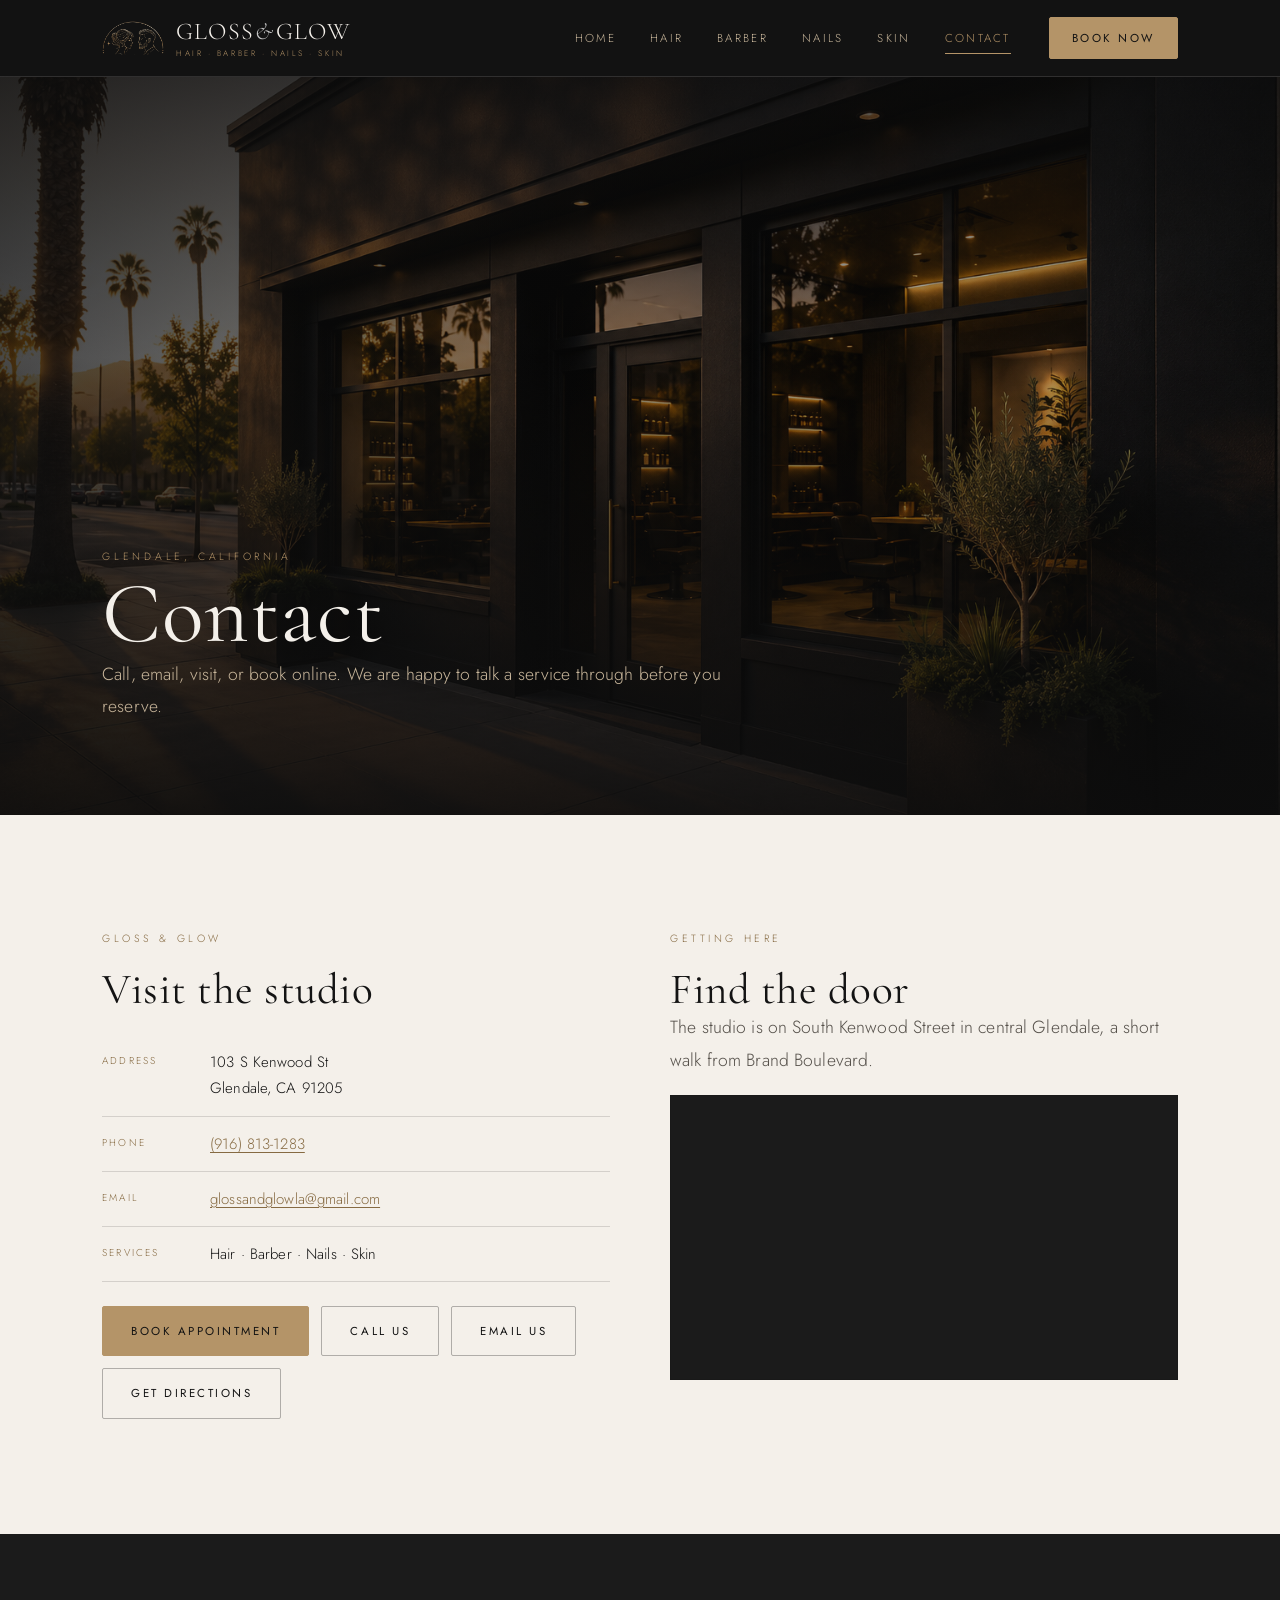
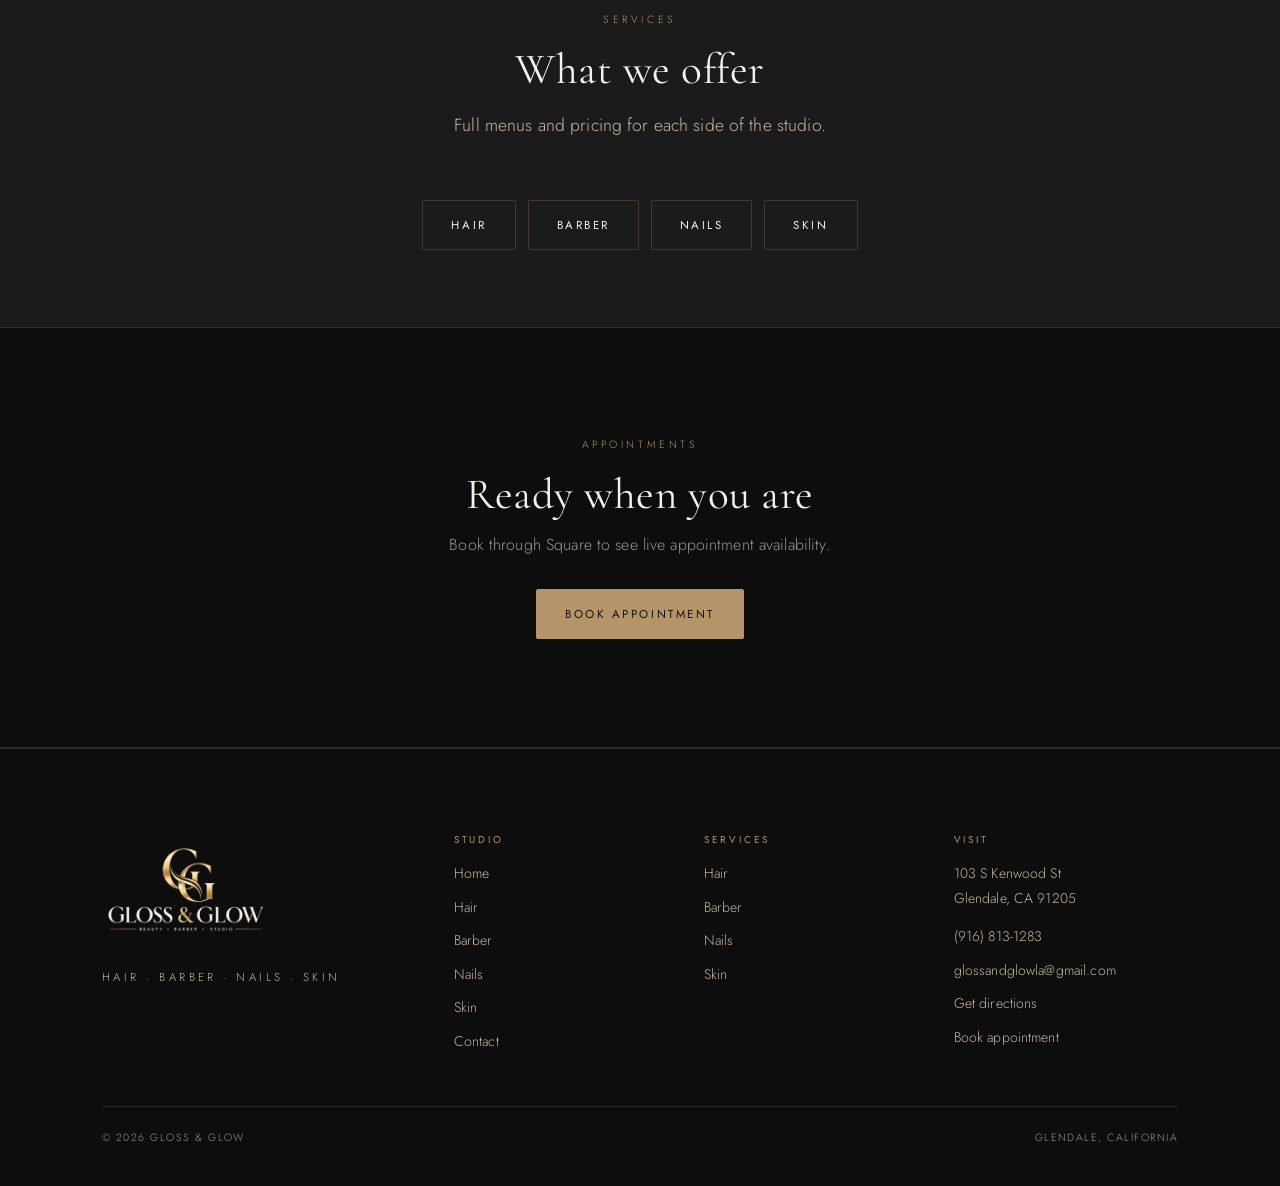
<file: contact.html>
<!DOCTYPE html>
<html lang="en">

<head>
  <meta charset="utf-8">
  <meta name="viewport" content="width=device-width, initial-scale=1">

  <title>Contact &amp; Directions | Gloss &amp; Glow, Glendale CA</title>

  <meta
    name="description"
    content="Address, phone, email and directions for Gloss &amp; Glow, a beauty and grooming studio at 103 S Kenwood St, Glendale, California. Call or book an appointment."
  >

  <!-- Canonical -->
  <link
    rel="canonical"
    href="https://glossandglowla.com/contact.html"
  >

  <!-- Open Graph -->
  <meta property="og:type" content="website">
  <meta property="og:site_name" content="Gloss &amp; Glow">

  <meta
    property="og:title"
    content="Contact &amp; Directions | Gloss &amp; Glow, Glendale CA"
  >

  <meta
    property="og:description"
    content="Address, phone, email and directions for Gloss &amp; Glow in Glendale, California."
  >

  <meta
    property="og:url"
    content="https://glossandglowla.com/contact.html"
  >

  <meta
    property="og:image"
    content="https://glossandglowla.com/assets/img/og-image.png"
  >

  <meta property="og:image:width" content="1200">
  <meta property="og:image:height" content="630">

  <meta
    property="og:image:alt"
    content="Gloss &amp; Glow, a beauty and grooming studio in Glendale, California"
  >

  <meta property="og:locale" content="en_US">


  <!-- Twitter / X -->
  <meta name="twitter:card" content="summary_large_image">

  <meta
    name="twitter:title"
    content="Contact &amp; Directions | Gloss &amp; Glow, Glendale CA"
  >

  <meta
    name="twitter:description"
    content="Address, phone, email and directions for Gloss &amp; Glow in Glendale, California."
  >

  <meta
    name="twitter:image"
    content="https://glossandglowla.com/assets/img/og-image.png"
  >


  <!-- Browser -->
  <meta name="theme-color" content="#131313">

  <link
    rel="icon"
    href="assets/img/logo.png"
    type="image/png"
  >

  <link
    rel="apple-touch-icon"
    href="assets/img/logo.png"
  >


  <!-- Fonts -->
  <link rel="preconnect" href="https://fonts.googleapis.com">

  <link
    rel="preconnect"
    href="https://fonts.gstatic.com"
    crossorigin
  >

  <link
    href="https://fonts.googleapis.com/css2?family=Cormorant+Garamond:ital,wght@0,300;0,400;0,500;1,400&family=Jost:wght@300;400;500&display=swap"
    rel="stylesheet"
  >


  <!-- CSS -->
  <link
    rel="stylesheet"
    href="assets/css/styles.css"
  >


  <!-- Structured Data -->
  <script type="application/ld+json">
  {
    "@context": "https://schema.org",
    "@type": "BeautySalon",

    "additionalType": [
      "https://schema.org/HairSalon",
      "https://schema.org/HealthAndBeautyBusiness"
    ],

    "name": "Gloss & Glow",

    "description":
      "Gloss & Glow is a modern beauty and grooming studio in Glendale, California offering professional hair, barber, nail and skincare services.",

    "url": "https://glossandglowla.com",

    "image":
      "https://glossandglowla.com/assets/img/og-image.png",

    "logo":
      "https://glossandglowla.com/assets/img/logo.png",

    "telephone": "+1-916-813-1283",

    "email": "glossandglowla@gmail.com",

    "priceRange": "$$",

    "currenciesAccepted": "USD",

    "address": {
      "@type": "PostalAddress",
      "streetAddress": "103 S Kenwood St",
      "addressLocality": "Glendale",
      "addressRegion": "CA",
      "postalCode": "91205",
      "addressCountry": "US"
    },

    "areaServed": {
      "@type": "City",
      "name": "Glendale",
      "containedInPlace": {
        "@type": "State",
        "name": "California"
      }
    },

    "hasOfferCatalog": {
      "@type": "OfferCatalog",
      "name": "Services",

      "itemListElement": [
        {
          "@type": "OfferCatalog",
          "name": "Hair"
        },
        {
          "@type": "OfferCatalog",
          "name": "Barber"
        },
        {
          "@type": "OfferCatalog",
          "name": "Nails"
        },
        {
          "@type": "OfferCatalog",
          "name": "Skin"
        }
      ]
    }
  }
  </script>

</head>


<body>

  <a class="skip-link" href="#main">
    Skip to content
  </a>


  <!-- ================================================================
       HEADER
       ================================================================ -->

  <header class="masthead">

    <div class="wrap masthead__inner">

      <a
        class="brand"
        href="index.html"
        aria-label="Gloss and Glow — home"
      >

        <img
          class="brand__mark"
          src="assets/img/logo-mark.png"
          alt=""
          width="460"
          height="258"
          decoding="async"
        >

        <span class="brand__text">

          <span class="brand__name">
            GLOSS<span class="amp">&amp;</span>GLOW
          </span>

          <span class="brand__sub">
            Hair &middot; Barber &middot; Nails &middot; Skin
          </span>

        </span>

      </a>


      <!-- Desktop navigation -->

      <nav class="nav" aria-label="Main">

        <ul class="nav__list">

          <li>
            <a class="nav__link" href="index.html">
              Home
            </a>
          </li>

          <li>
            <a class="nav__link" href="hair.html">
              Hair
            </a>
          </li>

          <li>
            <a class="nav__link" href="barber.html">
              Barber
            </a>
          </li>

          <li>
            <a class="nav__link" href="nails.html">
              Nails
            </a>
          </li>

          <li>
            <a class="nav__link" href="skin.html">
              Skin
            </a>
          </li>

          <li>
            <a
              class="nav__link"
              href="contact.html"
              aria-current="page"
            >
              Contact
            </a>
          </li>

          <li>
            <a
              class="btn btn--brass nav__book"
              href="#"
              data-href="book"
            >
              Book Now
            </a>
          </li>

        </ul>

      </nav>


      <!-- Mobile controls -->

      <div class="masthead__mobile">

        <a
          class="book-mini"
          href="#"
          data-href="book"
        >
          Book
        </a>

        <button
          class="menu-toggle"
          type="button"
          aria-expanded="false"
          aria-controls="site-menu"
          aria-label="Open menu"
        >
          <span></span>
          <span></span>
          <span></span>
        </button>

      </div>

    </div>

  </header>


  <!-- ================================================================
       MOBILE MENU
       ================================================================ -->

  <div class="site-menu" id="site-menu">

    <nav aria-label="Mobile">

      <ul class="site-menu__list">

        <li><a href="index.html">Home</a></li>

        <li><a href="hair.html">Hair</a></li>

        <li><a href="barber.html">Barber</a></li>

        <li><a href="nails.html">Nails</a></li>

        <li><a href="skin.html">Skin</a></li>

        <li>
          <a
            href="contact.html"
            aria-current="page"
          >
            Contact
          </a>
        </li>

      </ul>

    </nav>


    <div class="site-menu__foot">

      <a
        class="btn btn--brass btn--block"
        href="#"
        data-href="book"
      >
        Book Appointment
      </a>


      <div class="site-menu__meta">

        <a
          href="#"
          data-href="tel"
          data-cfg="phone"
        >
          (916) 813-1283
        </a>

        <a href="mailto:glossandglowla@gmail.com">
          glossandglowla@gmail.com
        </a>

        <span data-cfg="street">
          103 S Kenwood St
        </span>

        <span data-cfg="cityStateZip">
          Glendale, CA 91205
        </span>

      </div>

    </div>

  </div>


  <!-- ================================================================
       MAIN
       ================================================================ -->

  <main id="main">


    <!-- HERO -->

    <section class="hero">

      <div
        class="hero__bg frame"
        data-label="studio exterior"
      >

        <img
          src="assets/img/contact-hero.png"
          alt="The Gloss and Glow studio front on South Kenwood Street, Glendale"
          width="1920"
          height="1280"
          fetchpriority="high"
          decoding="async"
        >

      </div>


      <div class="wrap">

        <div class="hero__inner">

          <span class="hero__sub">
            Glendale, California
          </span>

          <h1 class="display display--lg">
            Contact
          </h1>

          <p class="lede">
            Call, email, visit, or book online. We are happy to talk a service through before you reserve.
          </p>

        </div>

      </div>

    </section>


    <!-- ================================================================
         CONTACT INFORMATION
         ================================================================ -->

    <section class="section section--ivory">

      <div class="wrap">

        <div class="contact-grid">


          <!-- Visit -->

          <div class="reveal">

            <span class="eyebrow">
              Gloss &amp; Glow
            </span>

            <h2 class="display display--sm">
              Visit the studio
            </h2>


            <ul class="info-list">


              <!-- Address -->

              <li>

                <span class="info-list__key">
                  Address
                </span>

                <span>

                  <span data-cfg="street">
                    103 S Kenwood St
                  </span>

                  <br>

                  <span data-cfg="cityStateZip">
                    Glendale, CA 91205
                  </span>

                </span>

              </li>


              <!-- Phone -->

              <li>

                <span class="info-list__key">
                  Phone
                </span>

                <span>

                  <a
                    href="#"
                    data-href="tel"
                    data-cfg="phone"
                  >
                    (916) 813-1283
                  </a>

                </span>

              </li>


              <!-- EMAIL -->

              <li>

                <span class="info-list__key">
                  Email
                </span>

                <span>

                  <a href="mailto:glossandglowla@gmail.com">
                    glossandglowla@gmail.com
                  </a>

                </span>

              </li>


              <!-- Services -->

              <li>

                <span class="info-list__key">
                  Services
                </span>

                <span data-cfg="categories">
                  Hair &middot; Barber &middot; Nails &middot; Skin
                </span>

              </li>

            </ul>


            <!-- Buttons -->

            <div class="btn-row">

              <a
                class="btn btn--brass"
                href="#"
                data-href="book"
              >
                Book Appointment
              </a>

              <a
                class="btn btn--dark"
                href="#"
                data-href="tel"
              >
                Call Us
              </a>

              <a
                class="btn btn--dark"
                href="mailto:glossandglowla@gmail.com"
              >
                Email Us
              </a>

              <a
                class="btn btn--dark"
                href="#"
                data-href="directions"
              >
                Get Directions
              </a>

            </div>


            <p
              class="booking-note"
              data-booking-note
              hidden
            ></p>

          </div>


          <!-- Map -->

          <div
            class="reveal"
            data-delay="1"
          >

            <span class="eyebrow">
              Getting here
            </span>

            <h2 class="display display--sm">
              Find the door
            </h2>

            <p class="lede">
              The studio is on South Kenwood Street in central Glendale, a short walk from Brand Boulevard.
            </p>

            <div
              class="map"
              data-map
            ></div>

          </div>

        </div>

      </div>

    </section>


    <!-- ================================================================
         SERVICES
         ================================================================ -->

    <section class="section section--charcoal section--tight">

      <div class="wrap">

        <div class="head head--center reveal">

          <span class="eyebrow">
            Services
          </span>

          <h2 class="display display--sm">
            What we offer
          </h2>

          <p class="lede">
            Full menus and pricing for each side of the studio.
          </p>

        </div>


        <div class="btn-row btn-row--center reveal">

          <a
            class="btn btn--ghost"
            href="hair.html"
          >
            Hair
          </a>

          <a
            class="btn btn--ghost"
            href="barber.html"
          >
            Barber
          </a>

          <a
            class="btn btn--ghost"
            href="nails.html"
          >
            Nails
          </a>

          <a
            class="btn btn--ghost"
            href="skin.html"
          >
            Skin
          </a>

        </div>

      </div>

    </section>


    <!-- ================================================================
         BOOKING CTA
         ================================================================ -->

    <section class="cta-band">

      <div class="wrap wrap--narrow reveal">

        <span class="eyebrow">
          Appointments
        </span>

        <h2 class="display display--sm">
          Ready when you are
        </h2>

        <p>
          Book through Square to see live appointment availability.
        </p>

        <div class="btn-row btn-row--center">

          <a
            class="btn btn--brass"
            href="#"
            data-href="book"
          >
            Book Appointment
          </a>

        </div>

        <p
          class="booking-note"
          data-booking-note
          hidden
        ></p>

      </div>

    </section>


  </main>


  <!-- ================================================================
       FOOTER
       ================================================================ -->

  <footer class="colophon">

    <div class="wrap">

      <div class="colophon__grid">


        <!-- Brand -->

        <div>

          <img
            class="colophon__logo"
            src="assets/img/logo.png"
            alt="Gloss &amp; Glow"
            width="168"
            height="114"
            loading="lazy"
            decoding="async"
          >

          <p
            class="pillars"
            data-cfg="categories"
          >
            Hair &middot; Barber &middot; Nails &middot; Skin
          </p>


          <div class="social">

            <a
              href="#"
              data-social="instagram"
              aria-label="Gloss and Glow on Instagram"
              hidden
            >
              <svg
                viewBox="0 0 24 24"
                fill="none"
                stroke="currentColor"
                stroke-width="1.4"
                aria-hidden="true"
              >
                <rect
                  x="3"
                  y="3"
                  width="18"
                  height="18"
                  rx="5"
                />
                <circle
                  cx="12"
                  cy="12"
                  r="4"
                />
                <circle
                  cx="17.2"
                  cy="6.8"
                  r="1.1"
                  fill="currentColor"
                  stroke="none"
                />
              </svg>
            </a>


            <a
              href="#"
              data-social="facebook"
              aria-label="Gloss and Glow on Facebook"
              hidden
            >
              <svg
                viewBox="0 0 24 24"
                fill="none"
                stroke="currentColor"
                stroke-width="1.4"
                aria-hidden="true"
              >
                <path
                  d="M14.5 8.5h2.2V5.6h-2.4c-2.3 0-3.6 1.4-3.6 3.7v1.9H8.4v3h2.3V21h3.1v-6.8h2.3l.4-3h-2.7V9.7c0-.8.3-1.2 1.2-1.2z"
                />
              </svg>
            </a>

          </div>

        </div>


        <!-- Studio navigation -->

        <nav aria-label="Footer">

          <h2>Studio</h2>

          <ul>
            <li><a href="index.html">Home</a></li>
            <li><a href="hair.html">Hair</a></li>
            <li><a href="barber.html">Barber</a></li>
            <li><a href="nails.html">Nails</a></li>
            <li><a href="skin.html">Skin</a></li>
            <li><a href="contact.html">Contact</a></li>
          </ul>

        </nav>


        <!-- Services -->

        <div>

          <h2>Services</h2>

          <ul>
            <li><a href="hair.html">Hair</a></li>
            <li><a href="barber.html">Barber</a></li>
            <li><a href="nails.html">Nails</a></li>
            <li><a href="skin.html">Skin</a></li>
          </ul>

        </div>


        <!-- Visit -->

        <div>

          <h2>Visit</h2>

          <address>

            <span data-cfg="street">
              103 S Kenwood St
            </span>

            <br>

            <span data-cfg="cityStateZip">
              Glendale, CA 91205
            </span>

          </address>


          <ul style="margin-top:14px">

            <li>

              <a
                href="#"
                data-href="tel"
                data-cfg="phone"
              >
                (916) 813-1283
              </a>

            </li>


            <li>

              <a href="mailto:glossandglowla@gmail.com">
                glossandglowla@gmail.com
              </a>

            </li>


            <li>

              <a
                href="#"
                data-href="directions"
              >
                Get directions
              </a>

            </li>


            <li>

              <a
                href="#"
                data-href="book"
              >
                Book appointment
              </a>

            </li>

          </ul>

        </div>

      </div>


      <!-- Footer bottom -->

      <div class="colophon__bottom">

        <span>
          &copy;
          <span data-cfg="year">2026</span>
          Gloss &amp; Glow
        </span>

        <span>
          Glendale, California
        </span>

      </div>

    </div>

  </footer>


  <!-- ================================================================
       JAVASCRIPT
       ================================================================ -->

  <script src="assets/data/config.js"></script>
  <script src="assets/data/services.js"></script>
  <script src="assets/js/services.js"></script>
  <script src="assets/js/main.js"></script>

</body>

</html>
</file>
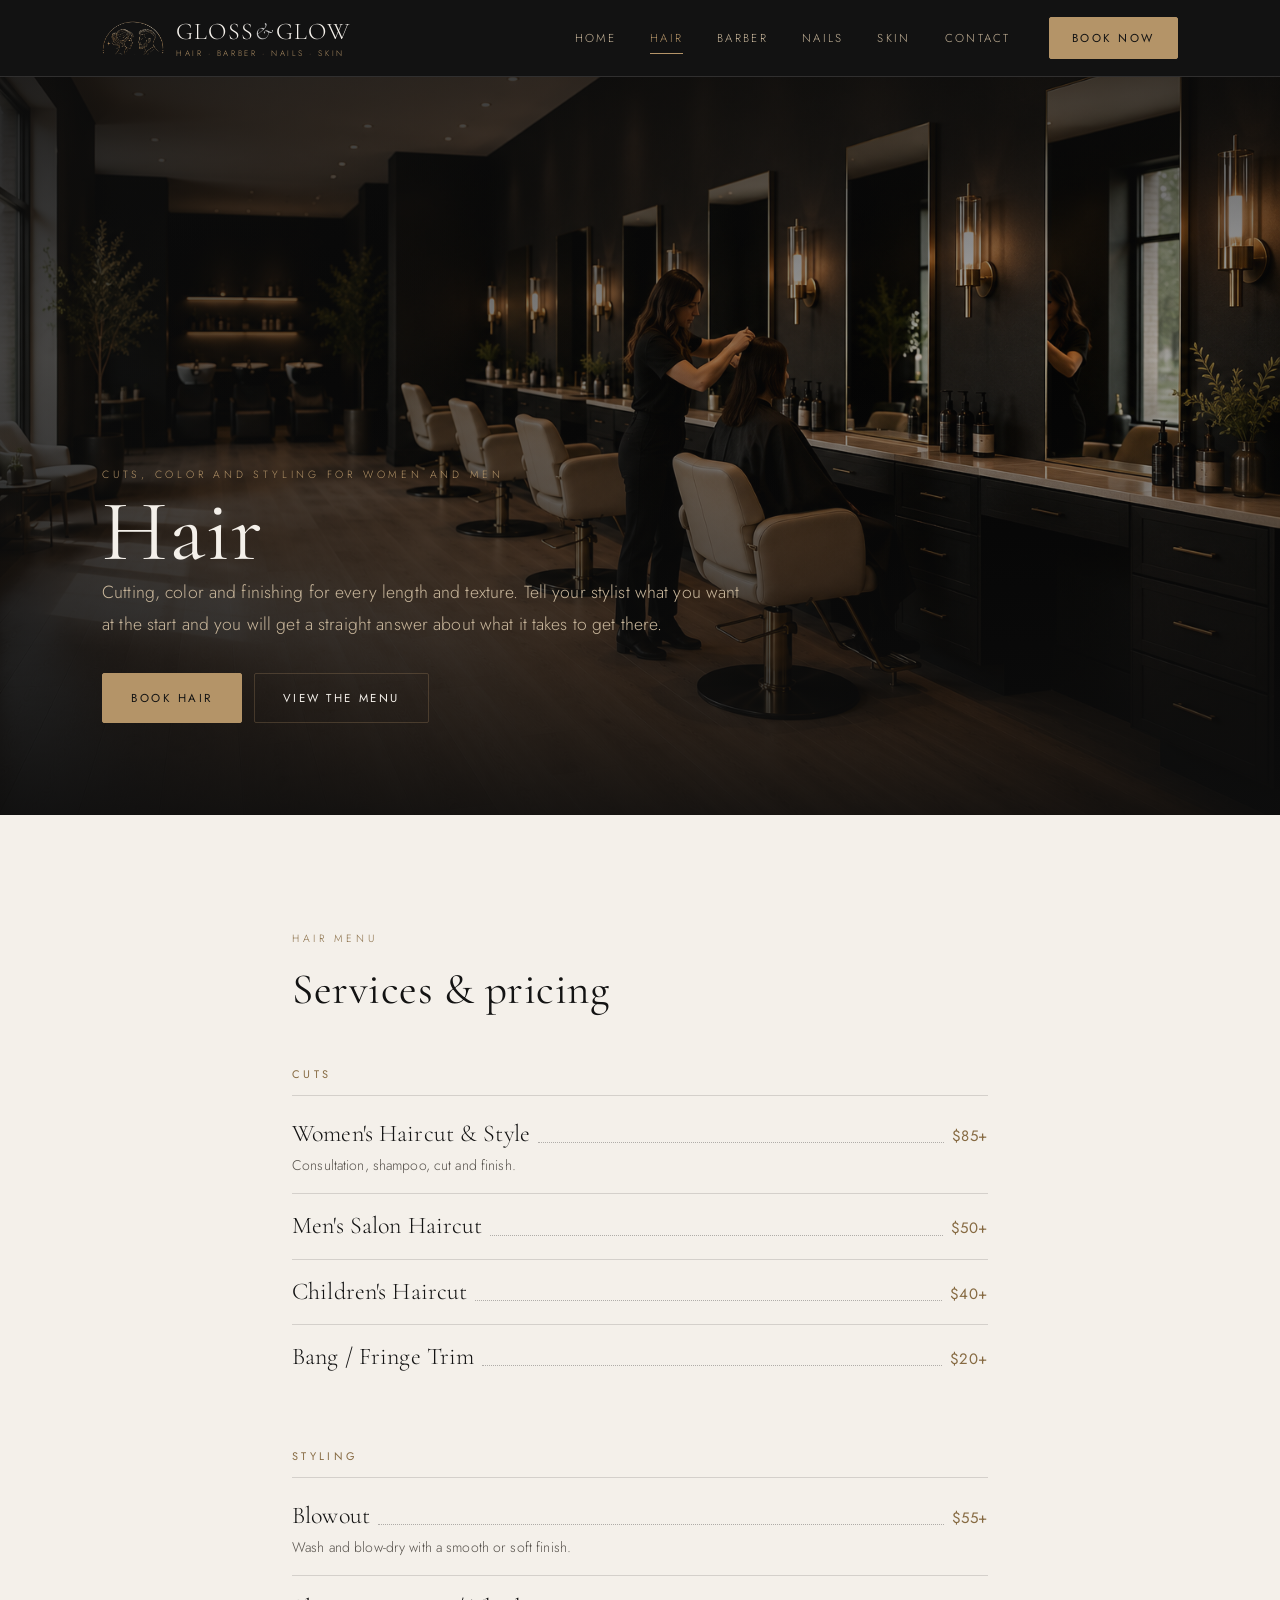
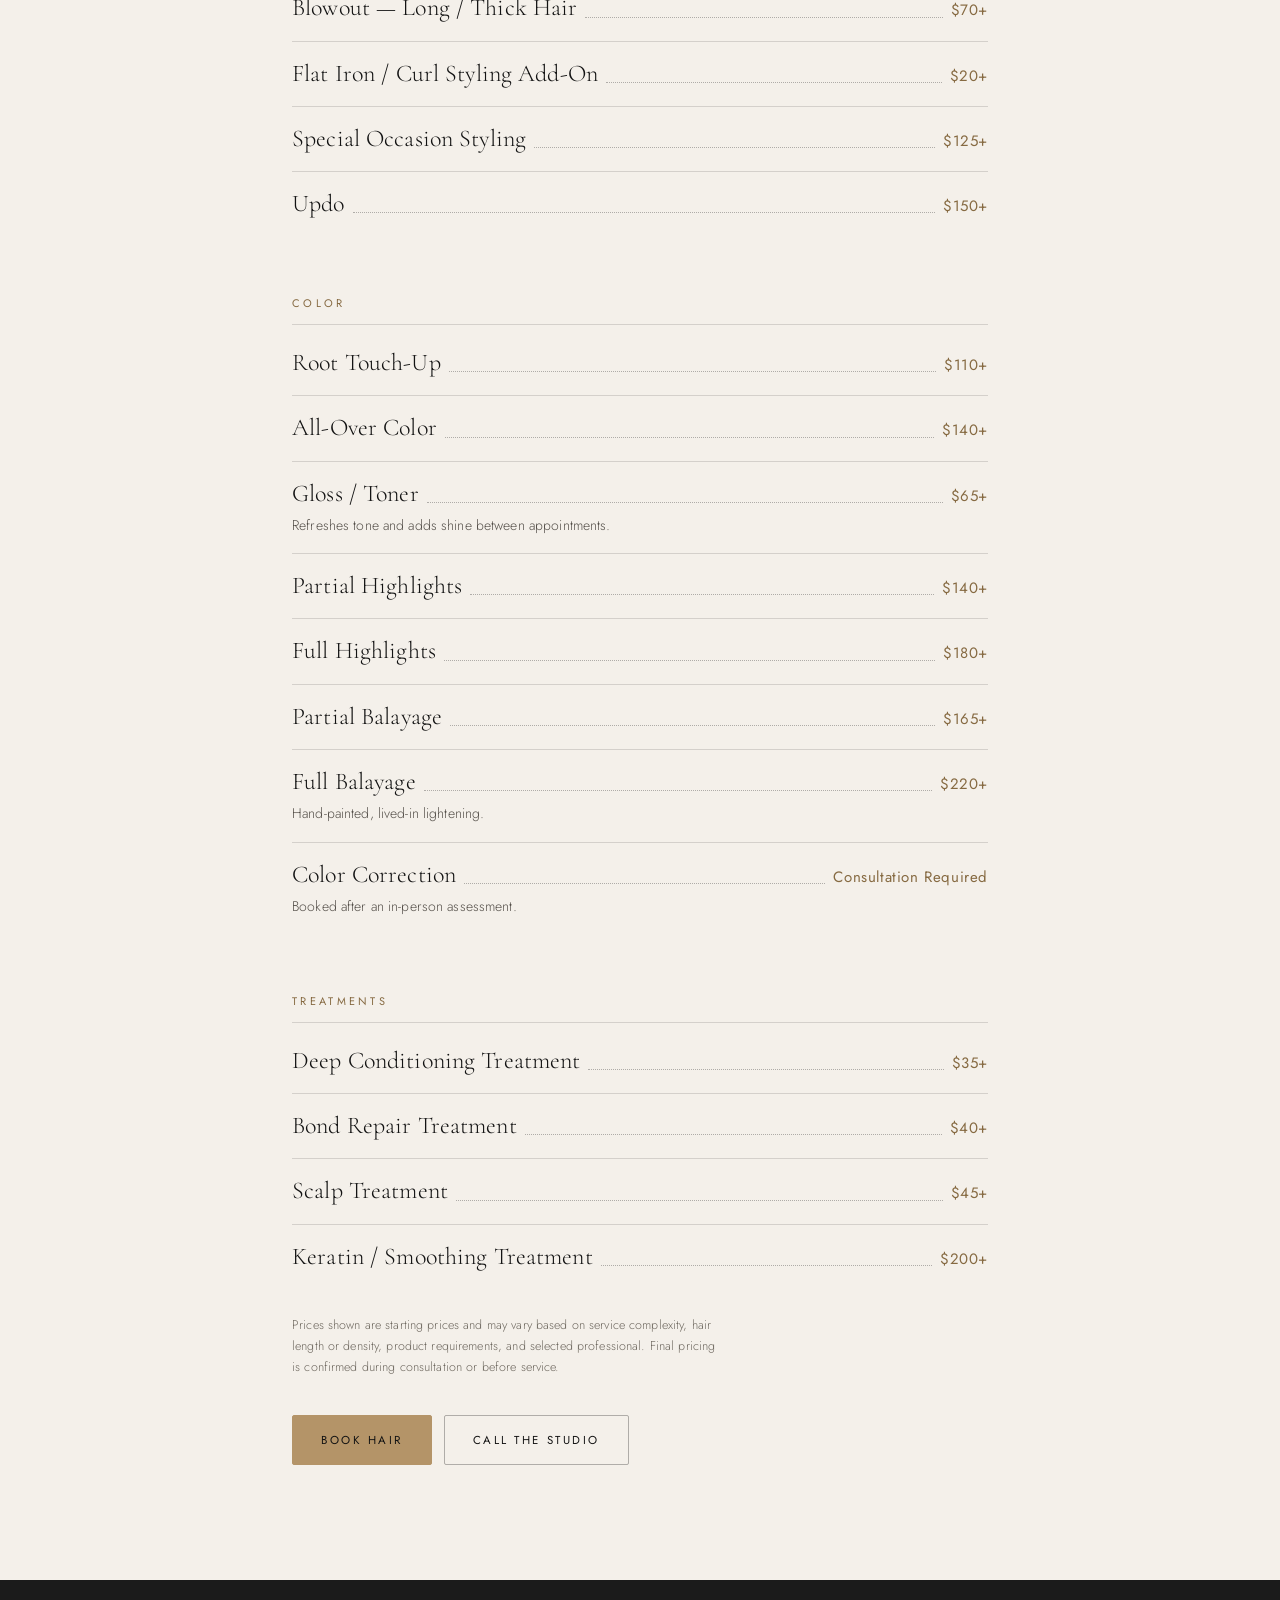
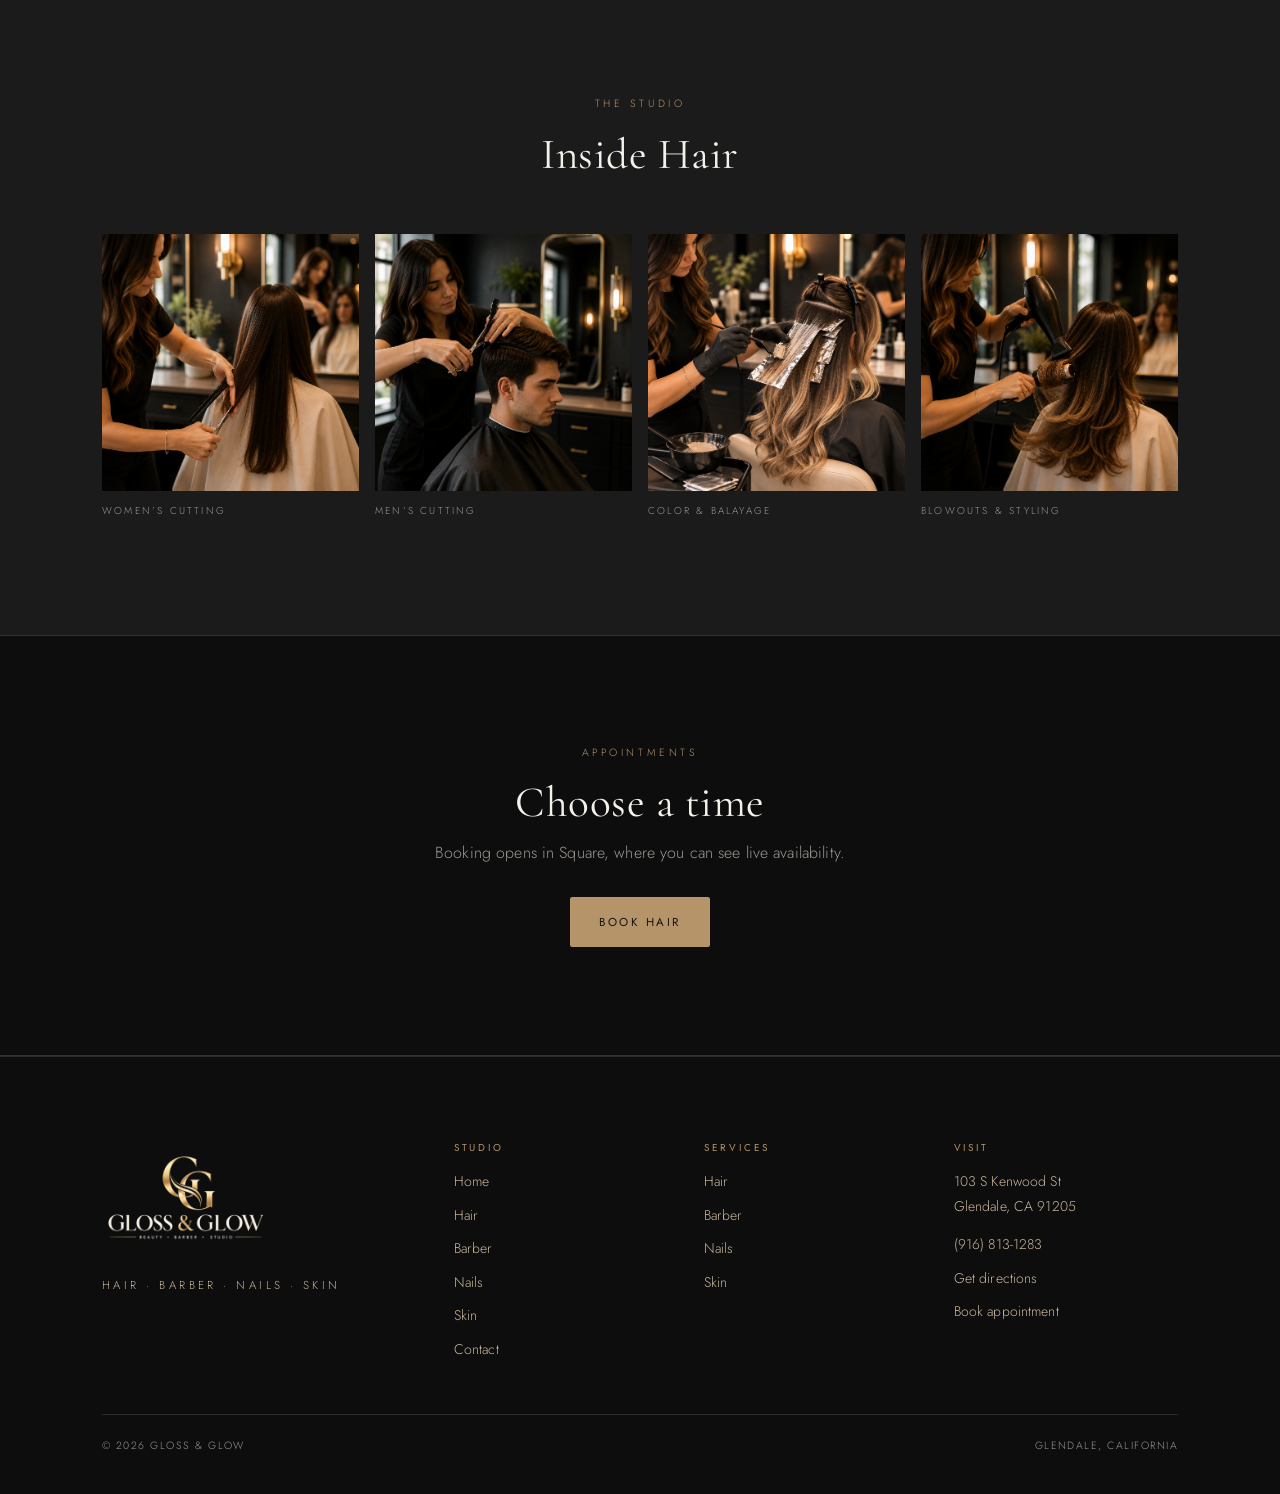
<file: hair.html>
<!DOCTYPE html>
<html lang="en">
<head>
<meta charset="utf-8">
<meta name="viewport" content="width=device-width, initial-scale=1">
<title>Hair Salon in Glendale, CA | Cuts, Color &amp; Styling | Gloss &amp; Glow</title>
<meta name="description" content="Haircuts, color, highlights, balayage and blowouts for women and men at Gloss &amp; Glow, a hair salon in Glendale, California.">

<!-- SHARING URLS ARE PLACEHOLDERS. Replace https://example.com with the live address
     across all six pages before launch. See README section 12. -->
<link rel="canonical" href="https://example.com/hair.html">

<meta property="og:type" content="website">
<meta property="og:site_name" content="Gloss &amp; Glow">
<meta property="og:title" content="Hair Salon in Glendale, CA | Cuts, Color &amp; Styling | Gloss &amp; Glow">
<meta property="og:description" content="Haircuts, color, highlights, balayage and blowouts for women and men at Gloss &amp; Glow, a hair salon in Glendale, California.">
<meta property="og:url" content="https://example.com/hair.html">
<meta property="og:image" content="https://example.com/assets/img/og-image.png">
<meta property="og:image:width" content="1200">
<meta property="og:image:height" content="630">
<meta property="og:image:alt" content="Gloss &amp; Glow, a beauty and grooming studio in Glendale, California">
<meta property="og:locale" content="en_US">

<meta name="twitter:card" content="summary_large_image">
<meta name="twitter:title" content="Hair Salon in Glendale, CA | Cuts, Color &amp; Styling | Gloss &amp; Glow">
<meta name="twitter:description" content="Haircuts, color, highlights, balayage and blowouts for women and men at Gloss &amp; Glow, a hair salon in Glendale, California.">
<meta name="twitter:image" content="https://example.com/assets/img/og-image.png">

<meta name="theme-color" content="#131313">
<link rel="icon" href="assets/img/logo.png" type="image/png">
<link rel="apple-touch-icon" href="assets/img/logo.png">

<link rel="preconnect" href="https://fonts.googleapis.com">
<link rel="preconnect" href="https://fonts.gstatic.com" crossorigin>
<link href="https://fonts.googleapis.com/css2?family=Cormorant+Garamond:ital,wght@0,300;0,400;0,500;1,400&family=Jost:wght@300;400;500&display=swap" rel="stylesheet">
<link rel="stylesheet" href="assets/css/styles.css">

<script type="application/ld+json">
{
  "@context": "https://schema.org",
  "@type": "BeautySalon",
  "additionalType": ["https://schema.org/HairSalon", "https://schema.org/HealthAndBeautyBusiness"],
  "name": "Gloss & Glow",
  "description": "Gloss & Glow is a modern beauty and grooming studio in Glendale, California offering professional hair, barber, nail and skincare services.",
  "url": "https://example.com",
  "image": "https://example.com/assets/img/og-image.png",
  "logo": "https://example.com/assets/img/logo.png",
  "telephone": "+1-916-813-1283",
  "priceRange": "$$",
  "currenciesAccepted": "USD",
  "address": {
    "@type": "PostalAddress",
    "streetAddress": "103 S Kenwood St",
    "addressLocality": "Glendale",
    "addressRegion": "CA",
    "postalCode": "91205",
    "addressCountry": "US"
  },
  "areaServed": {
    "@type": "City",
    "name": "Glendale",
    "containedInPlace": { "@type": "State", "name": "California" }
  },
  "hasOfferCatalog": {
    "@type": "OfferCatalog",
    "name": "Services",
    "itemListElement": [
      { "@type": "OfferCatalog", "name": "Hair" },
      { "@type": "OfferCatalog", "name": "Barber" },
      { "@type": "OfferCatalog", "name": "Nails" },
      { "@type": "OfferCatalog", "name": "Skin" }
    ]
  }
}
</script>
<script type="application/ld+json">
{
  "@context": "https://schema.org",
  "@type": "Service",
  "serviceType": "Hair",
  "description": "Haircuts, color, highlights, balayage and blowouts for women and men at Gloss & Glow, a hair salon in Glendale, California.",
  "url": "https://example.com/hair.html",
  "areaServed": { "@type": "City", "name": "Glendale" },
  "provider": { "@type": "BeautySalon", "name": "Gloss & Glow" }
}
</script>
</head>
<body>
<a class="skip-link" href="#main">Skip to content</a>
<header class="masthead">
  <div class="wrap masthead__inner">
    <a class="brand" href="index.html" aria-label="Gloss and Glow — home">
      <img class="brand__mark" src="assets/img/logo-mark.png" alt="" width="460" height="258" decoding="async">
      <span class="brand__text">
        <span class="brand__name">GLOSS<span class="amp">&amp;</span>GLOW</span>
        <span class="brand__sub">Hair &middot; Barber &middot; Nails &middot; Skin</span>
      </span>
    </a>

    <nav class="nav" aria-label="Main">
      <ul class="nav__list">
            <li><a class="nav__link" href="index.html">Home</a></li>
            <li><a class="nav__link" href="hair.html" aria-current="page">Hair</a></li>
            <li><a class="nav__link" href="barber.html">Barber</a></li>
            <li><a class="nav__link" href="nails.html">Nails</a></li>
            <li><a class="nav__link" href="skin.html">Skin</a></li>
            <li><a class="nav__link" href="contact.html">Contact</a></li>
        <li><a class="btn btn--brass nav__book" href="#" data-href="book">Book Now</a></li>
      </ul>
    </nav>

    <div class="masthead__mobile">
      <a class="book-mini" href="#" data-href="book">Book</a>
      <button class="menu-toggle" type="button" aria-expanded="false" aria-controls="site-menu" aria-label="Open menu">
        <span></span><span></span><span></span>
      </button>
    </div>
  </div>
</header>

<div class="site-menu" id="site-menu">
  <nav aria-label="Mobile">
    <ul class="site-menu__list">
        <li><a href="index.html">Home</a></li>
        <li><a href="hair.html" aria-current="page">Hair</a></li>
        <li><a href="barber.html">Barber</a></li>
        <li><a href="nails.html">Nails</a></li>
        <li><a href="skin.html">Skin</a></li>
        <li><a href="contact.html">Contact</a></li>
    </ul>
  </nav>
  <div class="site-menu__foot">
    <a class="btn btn--brass btn--block" href="#" data-href="book">Book Appointment</a>
    <div class="site-menu__meta">
      <a href="#" data-href="tel" data-cfg="phone">(916) 813-1283</a>
      <span data-cfg="street">103 S Kenwood St</span>
      <span data-cfg="cityStateZip">Glendale, CA 91205</span>
    </div>
  </div>
</div>
<main id="main">

<section class="hero ">
  <div class="hero__bg frame" data-label="hair hero">
    <img src="assets/img/hair-hero.png" alt="A hair stylist at work in the Gloss and Glow studio" width="1920" height="1280" fetchpriority="high" decoding="async">
  </div>
  <div class="wrap">
    <div class="hero__inner">
      <span class="hero__sub" data-category-copy="hair:tagline"></span>
      <h1 class="display display--lg">Hair</h1>
      <p class="lede" data-category-copy="hair:intro"></p>
      <div class="btn-row" style="margin-top:32px">
        <a class="btn btn--brass" href="#" data-href="book">Book Hair</a>
        <a class="btn btn--ghost" href="#menu">View the menu</a>
      </div>
      <p class="booking-note" data-booking-note hidden></p>
    </div>
  </div>
</section>


<section class="section section--ivory" id="menu">
  <div class="wrap wrap--narrow">
    <div class="head reveal">
      <span class="eyebrow">Hair menu</span>
      <h2 class="display display--sm">Services &amp; pricing</h2>
    </div>

    <!-- Built from assets/data/services.js. No price is written into this file. -->
    <div data-service-menu="hair"></div>

    <div class="btn-row" style="margin-top:36px">
      <a class="btn btn--brass" href="#" data-href="book">Book Hair</a>
      <a class="btn btn--dark" href="#" data-href="tel">Call the studio</a>
    </div>
  </div>
</section>

<section class="section section--charcoal">
  <div class="wrap">
    <div class="head head--center reveal">
      <span class="eyebrow">The studio</span>
      <h2 class="display display--sm">Inside Hair</h2>
    </div>
    <div class="strip">
      <figure class="reveal" data-delay="0">
        <div class="frame frame--square" data-label="women's hair"><img src="assets/img/hair-women.png" alt="Long hair being cut and styled at a salon station" width="800" height="1000" loading="lazy" decoding="async"></div>
        <figcaption>Women&rsquo;s cutting</figcaption>
      </figure>
      <figure class="reveal" data-delay="1">
        <div class="frame frame--square" data-label="men's hair"><img src="assets/img/hair-men.png" alt="A men's salon haircut being finished with scissors" width="800" height="1000" loading="lazy" decoding="async"></div>
        <figcaption>Men&rsquo;s cutting</figcaption>
      </figure>
      <figure class="reveal" data-delay="2">
        <div class="frame frame--square" data-label="hair color"><img src="assets/img/hair-color.png" alt="Color being applied to sectioned hair" width="800" height="1000" loading="lazy" decoding="async"></div>
        <figcaption>Color &amp; balayage</figcaption>
      </figure>
      <figure class="reveal" data-delay="3">
        <div class="frame frame--square" data-label="hair styling"><img src="assets/img/hair-styling.png" alt="A round-brush blow-dry in progress" width="800" height="1000" loading="lazy" decoding="async"></div>
        <figcaption>Blowouts &amp; styling</figcaption>
      </figure>
    </div>
  </div>
</section>

<section class="cta-band">
  <div class="wrap wrap--narrow reveal">
    <span class="eyebrow">Appointments</span>
    <h2 class="display display--sm">Choose a time</h2>
    <p>Booking opens in Square, where you can see live availability.</p>
    <div class="btn-row btn-row--center">
      <a class="btn btn--brass" href="#" data-href="book">Book Hair</a>
    </div>
    <p class="booking-note" data-booking-note hidden></p>
  </div>
</section>

</main>
<footer class="colophon">
  <div class="wrap">
    <div class="colophon__grid">

      <div>
        <img class="colophon__logo" src="assets/img/logo.png" alt="Gloss &amp; Glow" width="168" height="114" loading="lazy" decoding="async">
        <p class="pillars" data-cfg="categories">Hair &middot; Barber &middot; Nails &middot; Skin</p>
        <div class="social">
          <a href="#" data-social="instagram" aria-label="Gloss and Glow on Instagram" hidden><svg viewBox="0 0 24 24" fill="none" stroke="currentColor" stroke-width="1.4" aria-hidden="true"><rect x="3" y="3" width="18" height="18" rx="5"/><circle cx="12" cy="12" r="4"/><circle cx="17.2" cy="6.8" r="1.1" fill="currentColor" stroke="none"/></svg></a>
          <a href="#" data-social="facebook" aria-label="Gloss and Glow on Facebook" hidden><svg viewBox="0 0 24 24" fill="none" stroke="currentColor" stroke-width="1.4" aria-hidden="true"><path d="M14.5 8.5h2.2V5.6h-2.4c-2.3 0-3.6 1.4-3.6 3.7v1.9H8.4v3h2.3V21h3.1v-6.8h2.3l.4-3h-2.7V9.7c0-.8.3-1.2 1.2-1.2z"/></svg></a>
        </div>
      </div>

      <nav aria-label="Footer">
        <h2>Studio</h2>
        <ul>
          <li><a href="index.html">Home</a></li>
          <li><a href="hair.html">Hair</a></li>
          <li><a href="barber.html">Barber</a></li>
          <li><a href="nails.html">Nails</a></li>
          <li><a href="skin.html">Skin</a></li>
          <li><a href="contact.html">Contact</a></li>
        </ul>
      </nav>

      <div>
        <h2>Services</h2>
        <ul>
          <li><a href="hair.html">Hair</a></li>
          <li><a href="barber.html">Barber</a></li>
          <li><a href="nails.html">Nails</a></li>
          <li><a href="skin.html">Skin</a></li>
        </ul>
      </div>

      <div>
        <h2>Visit</h2>
        <address>
          <span data-cfg="street">103 S Kenwood St</span><br>
          <span data-cfg="cityStateZip">Glendale, CA 91205</span>
        </address>
        <ul style="margin-top:14px">
          <li><a href="#" data-href="tel" data-cfg="phone">(916) 813-1283</a></li>
          <li><a href="#" data-href="directions">Get directions</a></li>
          <li><a href="#" data-href="book">Book appointment</a></li>
        </ul>
      </div>

    </div>

    <div class="colophon__bottom">
      <span>&copy; <span data-cfg="year">2026</span> Gloss &amp; Glow</span>
      <span>Glendale, California</span>
    </div>
  </div>
</footer>

<script src="assets/data/config.js"></script>
<script src="assets/data/services.js"></script>
<script src="assets/js/services.js"></script>
<script src="assets/js/main.js"></script>
</body>
</html>
</file>
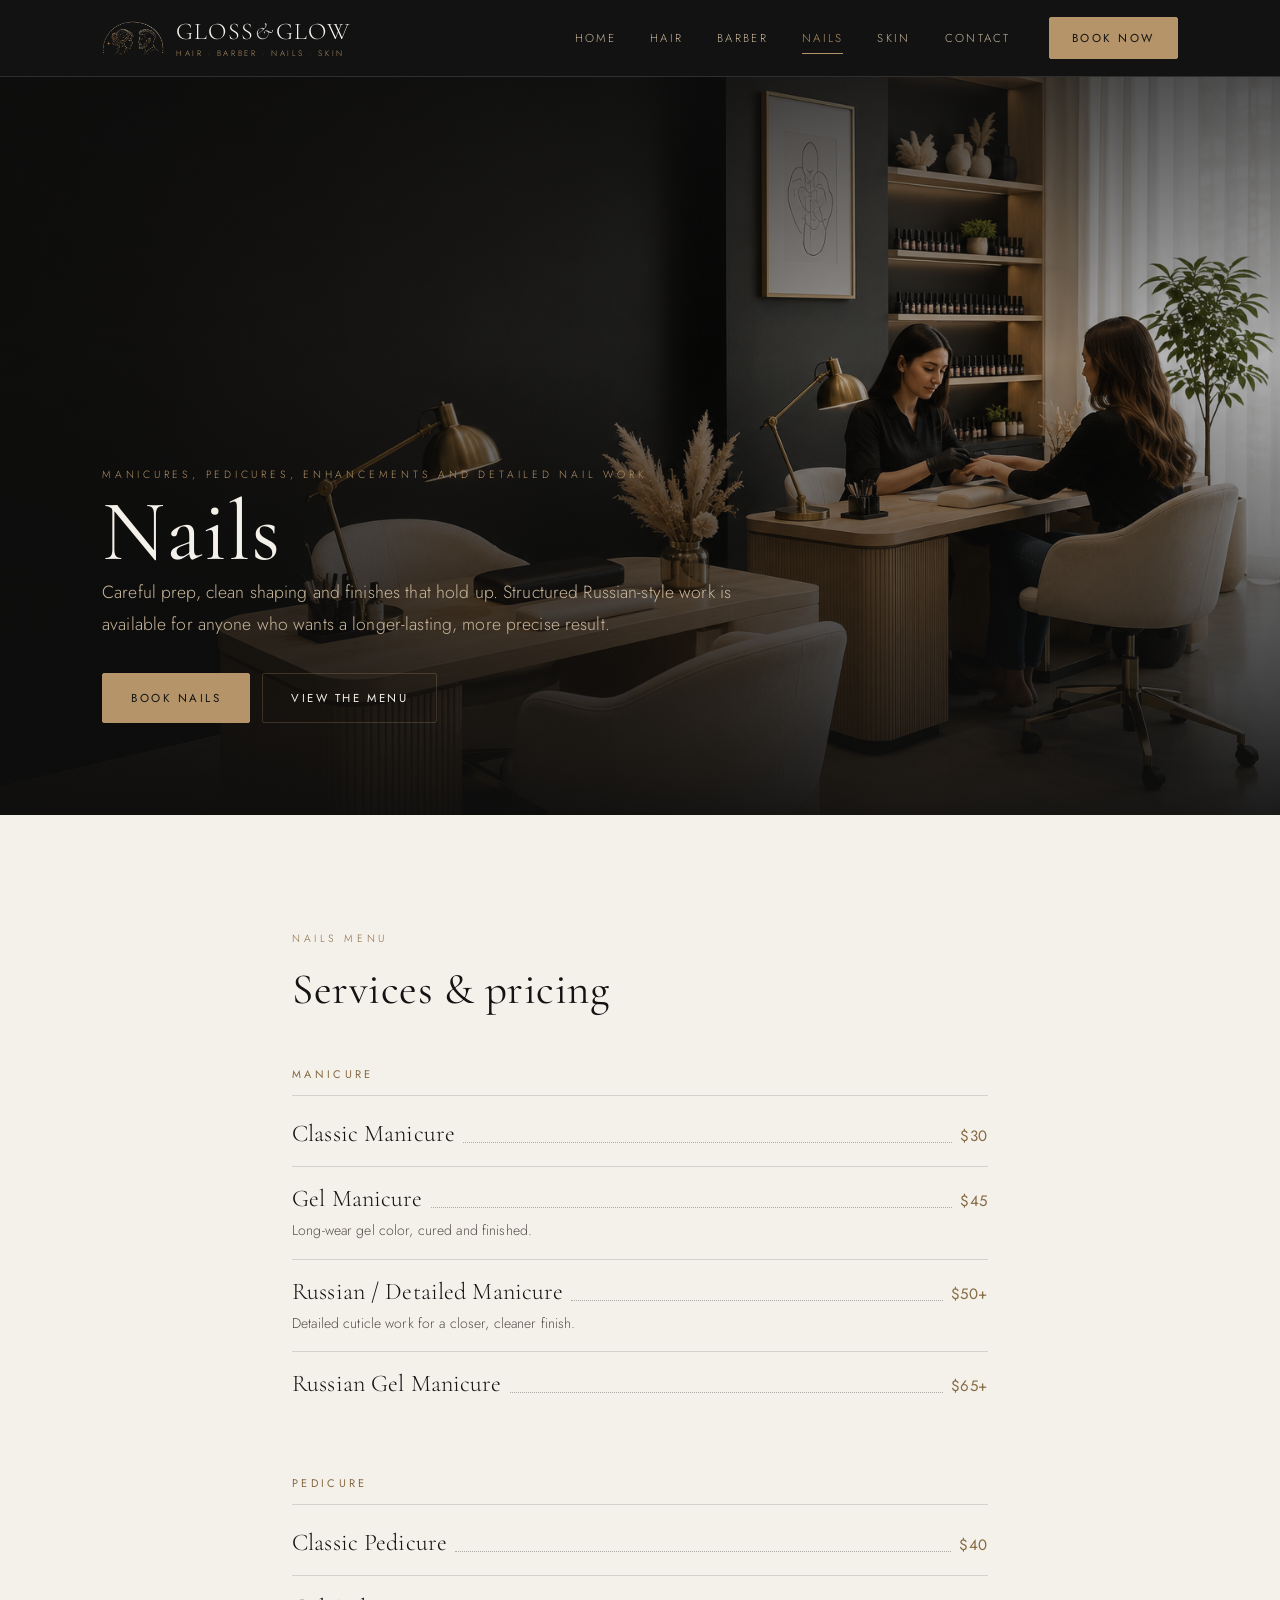
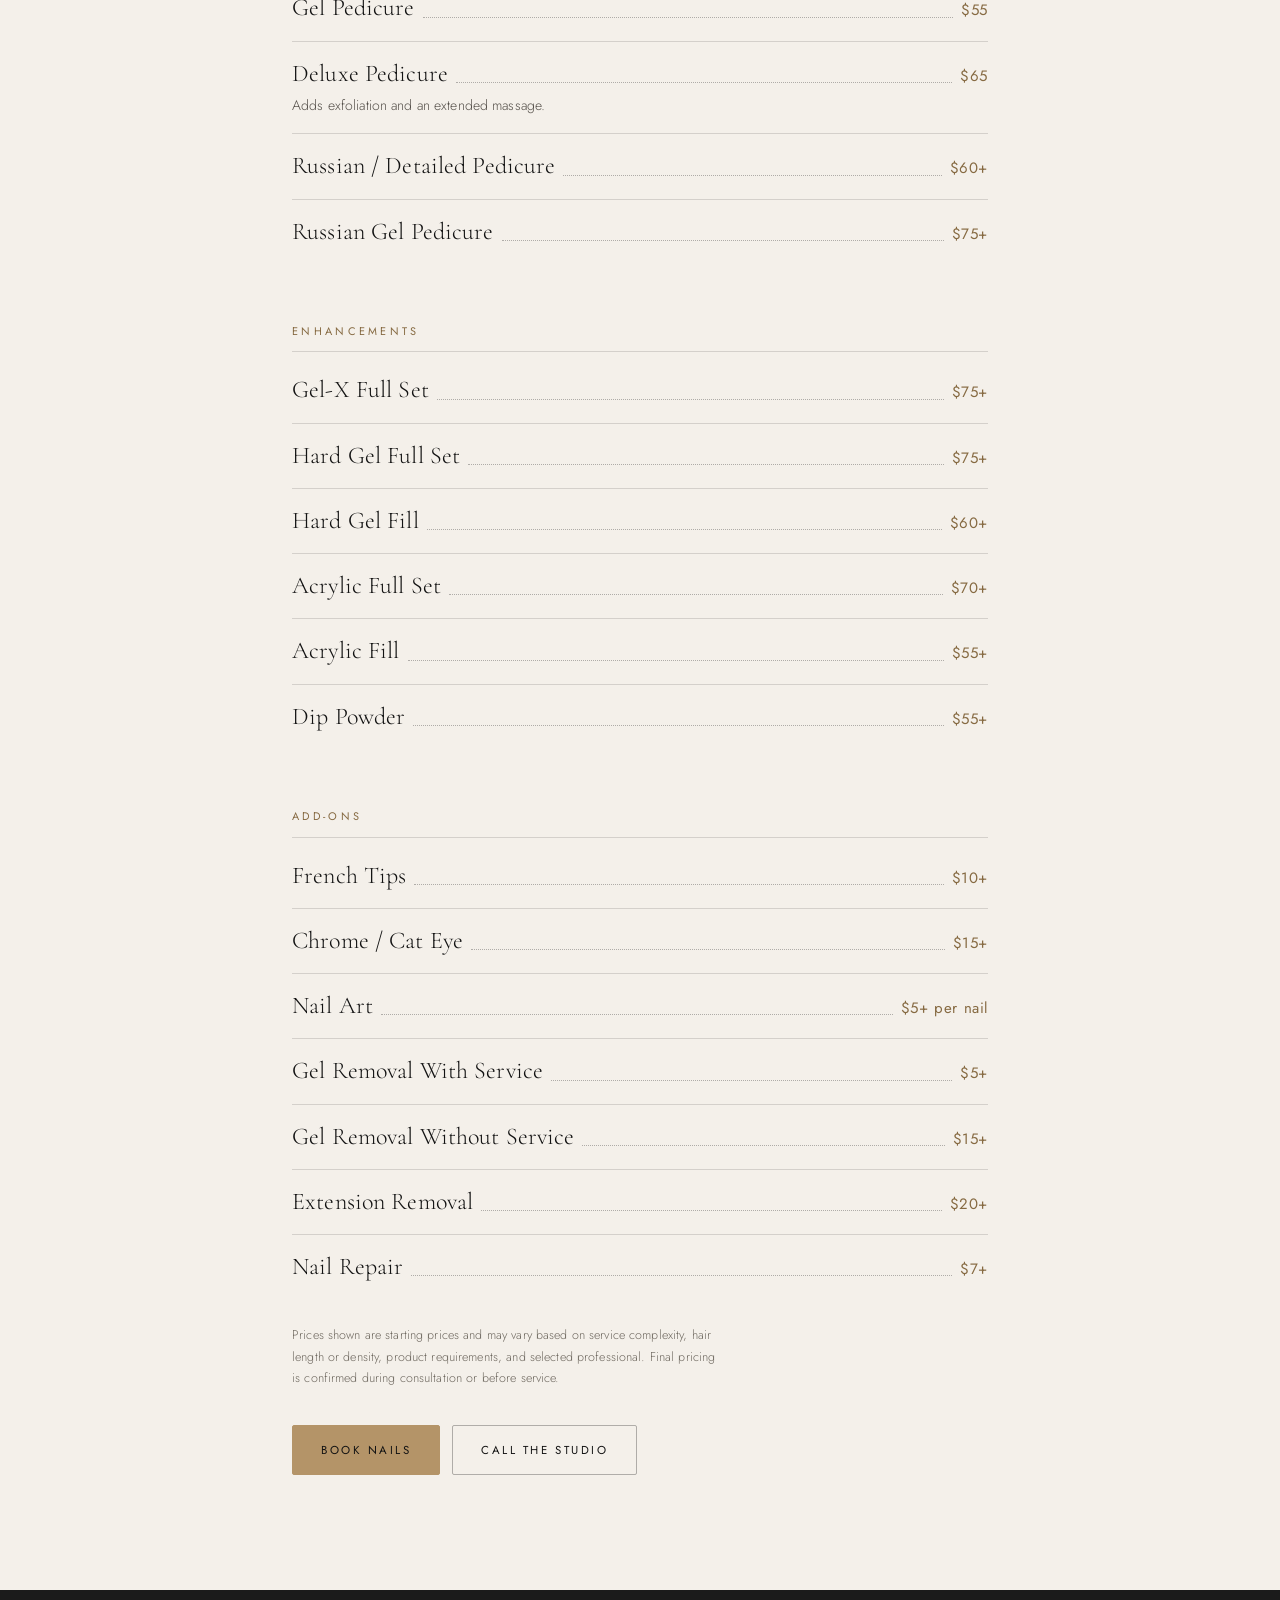
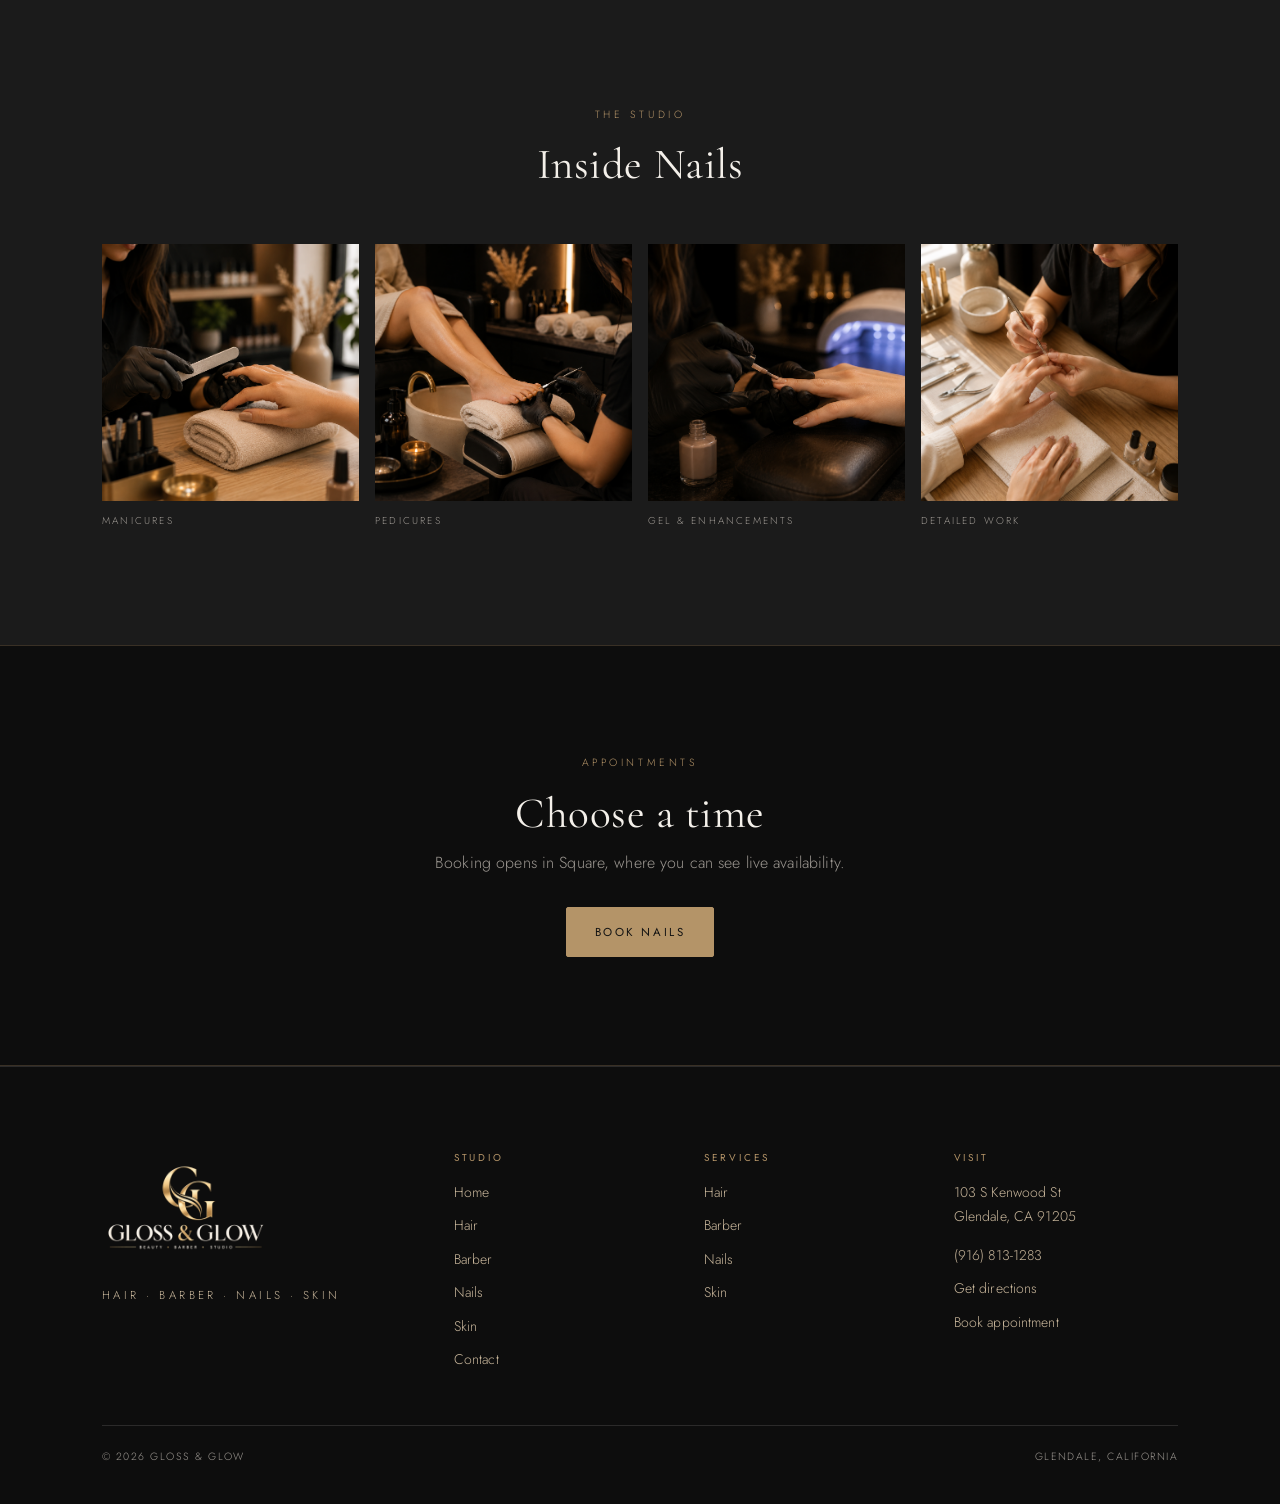
<file: nails.html>
<!DOCTYPE html>
<html lang="en">
<head>
<meta charset="utf-8">
<meta name="viewport" content="width=device-width, initial-scale=1">
<title>Nail Salon in Glendale, CA | Manicure, Pedicure, Gel &amp; Acrylic | Gloss &amp; Glow</title>
<meta name="description" content="Manicures, pedicures, gel, Gel-X, hard gel and acrylic at Gloss &amp; Glow, a nail salon in Glendale, California.">

<!-- SHARING URLS ARE PLACEHOLDERS. Replace https://example.com with the live address
     across all six pages before launch. See README section 12. -->
<link rel="canonical" href="https://example.com/nails.html">

<meta property="og:type" content="website">
<meta property="og:site_name" content="Gloss &amp; Glow">
<meta property="og:title" content="Nail Salon in Glendale, CA | Manicure, Pedicure, Gel &amp; Acrylic | Gloss &amp; Glow">
<meta property="og:description" content="Manicures, pedicures, gel, Gel-X, hard gel and acrylic at Gloss &amp; Glow, a nail salon in Glendale, California.">
<meta property="og:url" content="https://example.com/nails.html">
<meta property="og:image" content="https://example.com/assets/img/og-image.png">
<meta property="og:image:width" content="1200">
<meta property="og:image:height" content="630">
<meta property="og:image:alt" content="Gloss &amp; Glow, a beauty and grooming studio in Glendale, California">
<meta property="og:locale" content="en_US">

<meta name="twitter:card" content="summary_large_image">
<meta name="twitter:title" content="Nail Salon in Glendale, CA | Manicure, Pedicure, Gel &amp; Acrylic | Gloss &amp; Glow">
<meta name="twitter:description" content="Manicures, pedicures, gel, Gel-X, hard gel and acrylic at Gloss &amp; Glow, a nail salon in Glendale, California.">
<meta name="twitter:image" content="https://example.com/assets/img/og-image.png">

<meta name="theme-color" content="#131313">
<link rel="icon" href="assets/img/logo.png" type="image/png">
<link rel="apple-touch-icon" href="assets/img/logo.png">

<link rel="preconnect" href="https://fonts.googleapis.com">
<link rel="preconnect" href="https://fonts.gstatic.com" crossorigin>
<link href="https://fonts.googleapis.com/css2?family=Cormorant+Garamond:ital,wght@0,300;0,400;0,500;1,400&family=Jost:wght@300;400;500&display=swap" rel="stylesheet">
<link rel="stylesheet" href="assets/css/styles.css">

<script type="application/ld+json">
{
  "@context": "https://schema.org",
  "@type": "BeautySalon",
  "additionalType": ["https://schema.org/HairSalon", "https://schema.org/HealthAndBeautyBusiness"],
  "name": "Gloss & Glow",
  "description": "Gloss & Glow is a modern beauty and grooming studio in Glendale, California offering professional hair, barber, nail and skincare services.",
  "url": "https://example.com",
  "image": "https://example.com/assets/img/og-image.png",
  "logo": "https://example.com/assets/img/logo.png",
  "telephone": "+1-916-813-1283",
  "priceRange": "$$",
  "currenciesAccepted": "USD",
  "address": {
    "@type": "PostalAddress",
    "streetAddress": "103 S Kenwood St",
    "addressLocality": "Glendale",
    "addressRegion": "CA",
    "postalCode": "91205",
    "addressCountry": "US"
  },
  "areaServed": {
    "@type": "City",
    "name": "Glendale",
    "containedInPlace": { "@type": "State", "name": "California" }
  },
  "hasOfferCatalog": {
    "@type": "OfferCatalog",
    "name": "Services",
    "itemListElement": [
      { "@type": "OfferCatalog", "name": "Hair" },
      { "@type": "OfferCatalog", "name": "Barber" },
      { "@type": "OfferCatalog", "name": "Nails" },
      { "@type": "OfferCatalog", "name": "Skin" }
    ]
  }
}
</script>
<script type="application/ld+json">
{
  "@context": "https://schema.org",
  "@type": "Service",
  "serviceType": "Nails",
  "description": "Manicures, pedicures, gel, Gel-X, hard gel and acrylic at Gloss & Glow, a nail salon in Glendale, California.",
  "url": "https://example.com/nails.html",
  "areaServed": { "@type": "City", "name": "Glendale" },
  "provider": { "@type": "BeautySalon", "name": "Gloss & Glow" }
}
</script>
</head>
<body>
<a class="skip-link" href="#main">Skip to content</a>
<header class="masthead">
  <div class="wrap masthead__inner">
    <a class="brand" href="index.html" aria-label="Gloss and Glow — home">
      <img class="brand__mark" src="assets/img/logo-mark.png" alt="" width="460" height="258" decoding="async">
      <span class="brand__text">
        <span class="brand__name">GLOSS<span class="amp">&amp;</span>GLOW</span>
        <span class="brand__sub">Hair &middot; Barber &middot; Nails &middot; Skin</span>
      </span>
    </a>

    <nav class="nav" aria-label="Main">
      <ul class="nav__list">
            <li><a class="nav__link" href="index.html">Home</a></li>
            <li><a class="nav__link" href="hair.html">Hair</a></li>
            <li><a class="nav__link" href="barber.html">Barber</a></li>
            <li><a class="nav__link" href="nails.html" aria-current="page">Nails</a></li>
            <li><a class="nav__link" href="skin.html">Skin</a></li>
            <li><a class="nav__link" href="contact.html">Contact</a></li>
        <li><a class="btn btn--brass nav__book" href="#" data-href="book">Book Now</a></li>
      </ul>
    </nav>

    <div class="masthead__mobile">
      <a class="book-mini" href="#" data-href="book">Book</a>
      <button class="menu-toggle" type="button" aria-expanded="false" aria-controls="site-menu" aria-label="Open menu">
        <span></span><span></span><span></span>
      </button>
    </div>
  </div>
</header>

<div class="site-menu" id="site-menu">
  <nav aria-label="Mobile">
    <ul class="site-menu__list">
        <li><a href="index.html">Home</a></li>
        <li><a href="hair.html">Hair</a></li>
        <li><a href="barber.html">Barber</a></li>
        <li><a href="nails.html" aria-current="page">Nails</a></li>
        <li><a href="skin.html">Skin</a></li>
        <li><a href="contact.html">Contact</a></li>
    </ul>
  </nav>
  <div class="site-menu__foot">
    <a class="btn btn--brass btn--block" href="#" data-href="book">Book Appointment</a>
    <div class="site-menu__meta">
      <a href="#" data-href="tel" data-cfg="phone">(916) 813-1283</a>
      <span data-cfg="street">103 S Kenwood St</span>
      <span data-cfg="cityStateZip">Glendale, CA 91205</span>
    </div>
  </div>
</div>
<main id="main">

<section class="hero ">
  <div class="hero__bg frame" data-label="nails hero">
    <img src="assets/img/nails-hero.png" alt="A nail technician at work in the Gloss and Glow studio" width="1920" height="1280" fetchpriority="high" decoding="async">
  </div>
  <div class="wrap">
    <div class="hero__inner">
      <span class="hero__sub" data-category-copy="nails:tagline"></span>
      <h1 class="display display--lg">Nails</h1>
      <p class="lede" data-category-copy="nails:intro"></p>
      <div class="btn-row" style="margin-top:32px">
        <a class="btn btn--brass" href="#" data-href="book">Book Nails</a>
        <a class="btn btn--ghost" href="#menu">View the menu</a>
      </div>
      <p class="booking-note" data-booking-note hidden></p>
    </div>
  </div>
</section>


<section class="section section--ivory" id="menu">
  <div class="wrap wrap--narrow">
    <div class="head reveal">
      <span class="eyebrow">Nails menu</span>
      <h2 class="display display--sm">Services &amp; pricing</h2>
    </div>

    <!-- Built from assets/data/services.js. No price is written into this file. -->
    <div data-service-menu="nails"></div>

    <div class="btn-row" style="margin-top:36px">
      <a class="btn btn--brass" href="#" data-href="book">Book Nails</a>
      <a class="btn btn--dark" href="#" data-href="tel">Call the studio</a>
    </div>
  </div>
</section>

<section class="section section--charcoal">
  <div class="wrap">
    <div class="head head--center reveal">
      <span class="eyebrow">The studio</span>
      <h2 class="display display--sm">Inside Nails</h2>
    </div>
    <div class="strip">
      <figure class="reveal" data-delay="0">
        <div class="frame frame--square" data-label="manicure"><img src="assets/img/nails-manicure.png" alt="A manicure in progress at a nail station" width="800" height="1000" loading="lazy" decoding="async"></div>
        <figcaption>Manicures</figcaption>
      </figure>
      <figure class="reveal" data-delay="1">
        <div class="frame frame--square" data-label="pedicure"><img src="assets/img/nails-pedicure.png" alt="A pedicure station prepared for a client" width="800" height="1000" loading="lazy" decoding="async"></div>
        <figcaption>Pedicures</figcaption>
      </figure>
      <figure class="reveal" data-delay="2">
        <div class="frame frame--square" data-label="gel nails"><img src="assets/img/nails-gel.png" alt="Gel polish being applied and cured" width="800" height="1000" loading="lazy" decoding="async"></div>
        <figcaption>Gel &amp; enhancements</figcaption>
      </figure>
      <figure class="reveal" data-delay="3">
        <div class="frame frame--square" data-label="nail detail"><img src="assets/img/home-nails.png" alt="Detail of a finished neutral manicure" width="800" height="1000" loading="lazy" decoding="async"></div>
        <figcaption>Detailed work</figcaption>
      </figure>
    </div>
  </div>
</section>

<section class="cta-band">
  <div class="wrap wrap--narrow reveal">
    <span class="eyebrow">Appointments</span>
    <h2 class="display display--sm">Choose a time</h2>
    <p>Booking opens in Square, where you can see live availability.</p>
    <div class="btn-row btn-row--center">
      <a class="btn btn--brass" href="#" data-href="book">Book Nails</a>
    </div>
    <p class="booking-note" data-booking-note hidden></p>
  </div>
</section>

</main>
<footer class="colophon">
  <div class="wrap">
    <div class="colophon__grid">

      <div>
        <img class="colophon__logo" src="assets/img/logo.png" alt="Gloss &amp; Glow" width="168" height="114" loading="lazy" decoding="async">
        <p class="pillars" data-cfg="categories">Hair &middot; Barber &middot; Nails &middot; Skin</p>
        <div class="social">
          <a href="#" data-social="instagram" aria-label="Gloss and Glow on Instagram" hidden><svg viewBox="0 0 24 24" fill="none" stroke="currentColor" stroke-width="1.4" aria-hidden="true"><rect x="3" y="3" width="18" height="18" rx="5"/><circle cx="12" cy="12" r="4"/><circle cx="17.2" cy="6.8" r="1.1" fill="currentColor" stroke="none"/></svg></a>
          <a href="#" data-social="facebook" aria-label="Gloss and Glow on Facebook" hidden><svg viewBox="0 0 24 24" fill="none" stroke="currentColor" stroke-width="1.4" aria-hidden="true"><path d="M14.5 8.5h2.2V5.6h-2.4c-2.3 0-3.6 1.4-3.6 3.7v1.9H8.4v3h2.3V21h3.1v-6.8h2.3l.4-3h-2.7V9.7c0-.8.3-1.2 1.2-1.2z"/></svg></a>
        </div>
      </div>

      <nav aria-label="Footer">
        <h2>Studio</h2>
        <ul>
          <li><a href="index.html">Home</a></li>
          <li><a href="hair.html">Hair</a></li>
          <li><a href="barber.html">Barber</a></li>
          <li><a href="nails.html">Nails</a></li>
          <li><a href="skin.html">Skin</a></li>
          <li><a href="contact.html">Contact</a></li>
        </ul>
      </nav>

      <div>
        <h2>Services</h2>
        <ul>
          <li><a href="hair.html">Hair</a></li>
          <li><a href="barber.html">Barber</a></li>
          <li><a href="nails.html">Nails</a></li>
          <li><a href="skin.html">Skin</a></li>
        </ul>
      </div>

      <div>
        <h2>Visit</h2>
        <address>
          <span data-cfg="street">103 S Kenwood St</span><br>
          <span data-cfg="cityStateZip">Glendale, CA 91205</span>
        </address>
        <ul style="margin-top:14px">
          <li><a href="#" data-href="tel" data-cfg="phone">(916) 813-1283</a></li>
          <li><a href="#" data-href="directions">Get directions</a></li>
          <li><a href="#" data-href="book">Book appointment</a></li>
        </ul>
      </div>

    </div>

    <div class="colophon__bottom">
      <span>&copy; <span data-cfg="year">2026</span> Gloss &amp; Glow</span>
      <span>Glendale, California</span>
    </div>
  </div>
</footer>

<script src="assets/data/config.js"></script>
<script src="assets/data/services.js"></script>
<script src="assets/js/services.js"></script>
<script src="assets/js/main.js"></script>
</body>
</html>
</file>
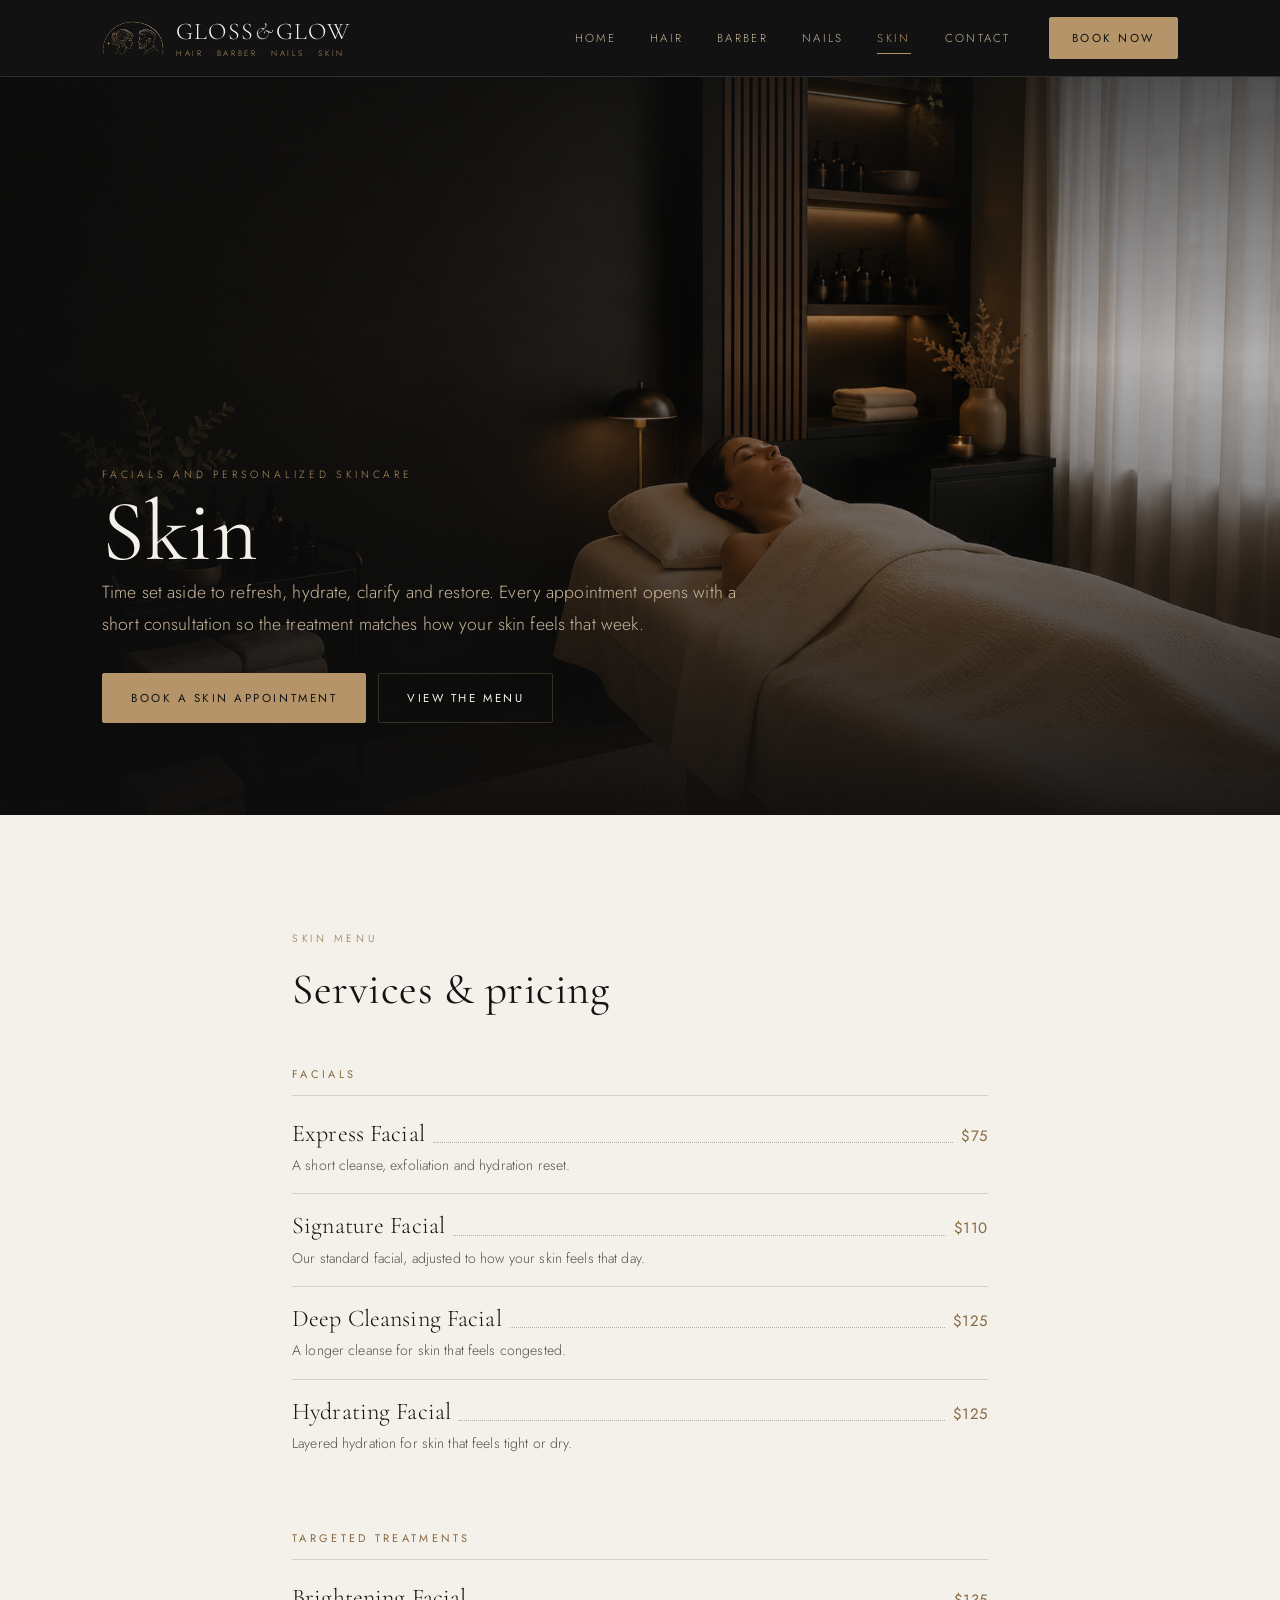
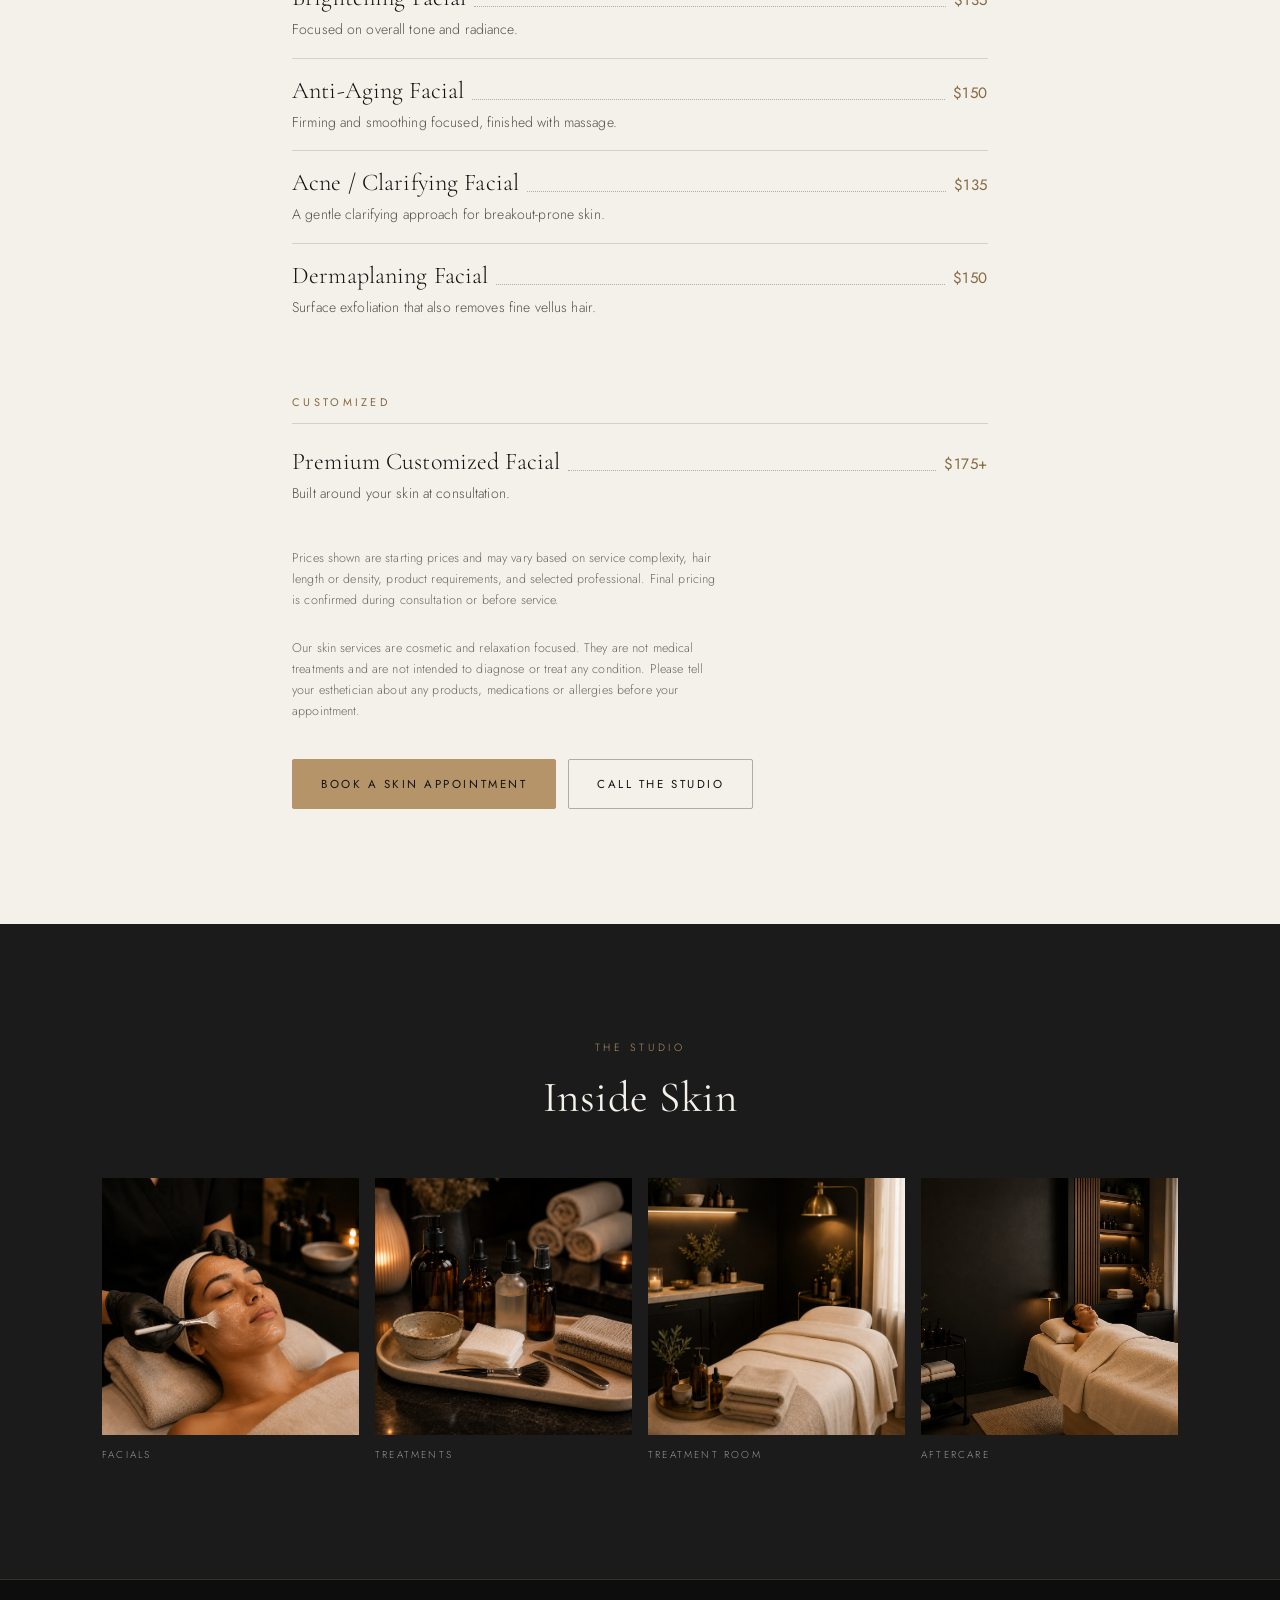
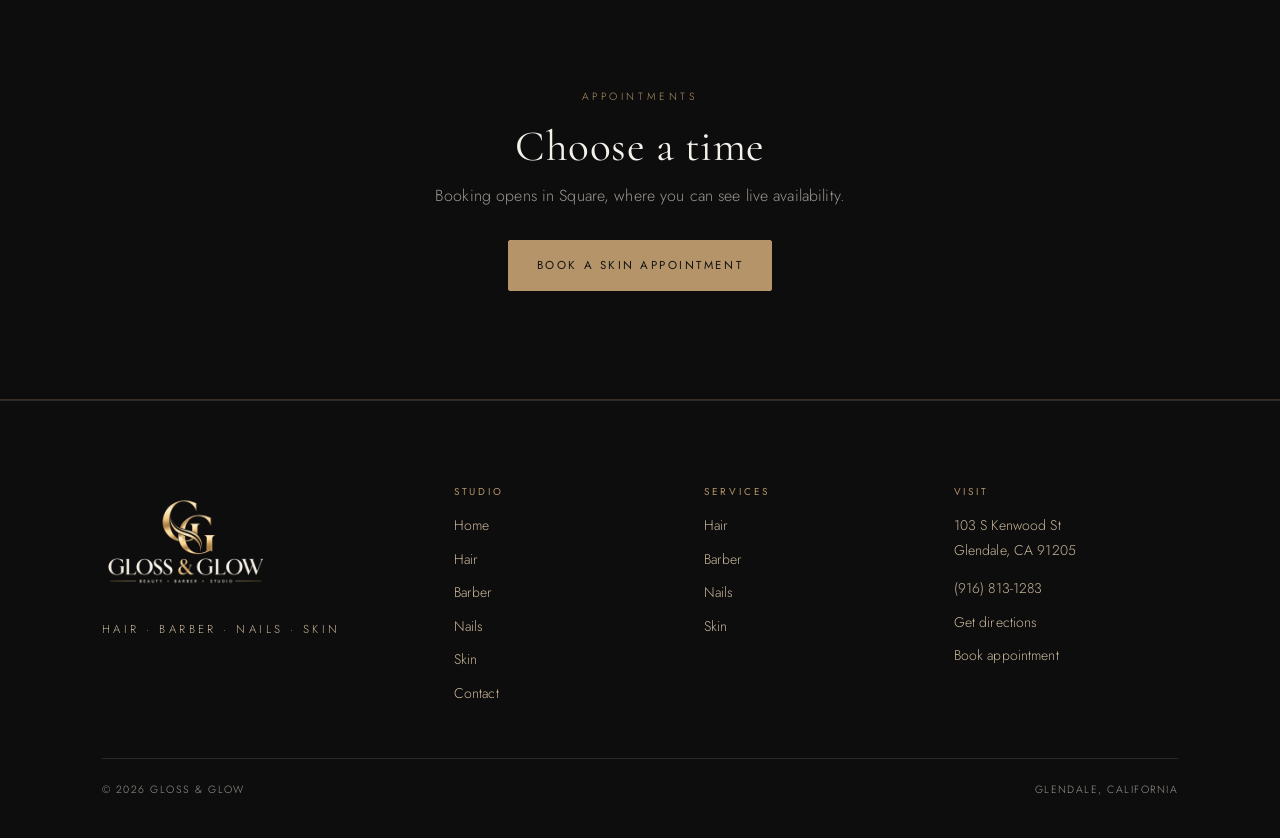
<file: skin.html>
<!DOCTYPE html>
<html lang="en">
<head>
<meta charset="utf-8">
<meta name="viewport" content="width=device-width, initial-scale=1">
<title>Facials in Glendale, CA | Skin Treatments | Gloss &amp; Glow</title>
<meta name="description" content="Facials, hydrating and clarifying treatments at Gloss &amp; Glow, a beauty and grooming studio in Glendale, California.">

<!-- SHARING URLS ARE PLACEHOLDERS. Replace https://example.com with the live address
     across all six pages before launch. See README section 12. -->
<link rel="canonical" href="https://example.com/skin.html">

<meta property="og:type" content="website">
<meta property="og:site_name" content="Gloss &amp; Glow">
<meta property="og:title" content="Facials in Glendale, CA | Skin Treatments | Gloss &amp; Glow">
<meta property="og:description" content="Facials, hydrating and clarifying treatments at Gloss &amp; Glow, a beauty and grooming studio in Glendale, California.">
<meta property="og:url" content="https://example.com/skin.html">
<meta property="og:image" content="https://example.com/assets/img/og-image.png">
<meta property="og:image:width" content="1200">
<meta property="og:image:height" content="630">
<meta property="og:image:alt" content="Gloss &amp; Glow, a beauty and grooming studio in Glendale, California">
<meta property="og:locale" content="en_US">

<meta name="twitter:card" content="summary_large_image">
<meta name="twitter:title" content="Facials in Glendale, CA | Skin Treatments | Gloss &amp; Glow">
<meta name="twitter:description" content="Facials, hydrating and clarifying treatments at Gloss &amp; Glow, a beauty and grooming studio in Glendale, California.">
<meta name="twitter:image" content="https://example.com/assets/img/og-image.png">

<meta name="theme-color" content="#131313">
<link rel="icon" href="assets/img/logo.png" type="image/png">
<link rel="apple-touch-icon" href="assets/img/logo.png">

<link rel="preconnect" href="https://fonts.googleapis.com">
<link rel="preconnect" href="https://fonts.gstatic.com" crossorigin>
<link href="https://fonts.googleapis.com/css2?family=Cormorant+Garamond:ital,wght@0,300;0,400;0,500;1,400&family=Jost:wght@300;400;500&display=swap" rel="stylesheet">
<link rel="stylesheet" href="assets/css/styles.css">

<script type="application/ld+json">
{
  "@context": "https://schema.org",
  "@type": "BeautySalon",
  "additionalType": ["https://schema.org/HairSalon", "https://schema.org/HealthAndBeautyBusiness"],
  "name": "Gloss & Glow",
  "description": "Gloss & Glow is a modern beauty and grooming studio in Glendale, California offering professional hair, barber, nail and skincare services.",
  "url": "https://example.com",
  "image": "https://example.com/assets/img/og-image.png",
  "logo": "https://example.com/assets/img/logo.png",
  "telephone": "+1-916-813-1283",
  "priceRange": "$$",
  "currenciesAccepted": "USD",
  "address": {
    "@type": "PostalAddress",
    "streetAddress": "103 S Kenwood St",
    "addressLocality": "Glendale",
    "addressRegion": "CA",
    "postalCode": "91205",
    "addressCountry": "US"
  },
  "areaServed": {
    "@type": "City",
    "name": "Glendale",
    "containedInPlace": { "@type": "State", "name": "California" }
  },
  "hasOfferCatalog": {
    "@type": "OfferCatalog",
    "name": "Services",
    "itemListElement": [
      { "@type": "OfferCatalog", "name": "Hair" },
      { "@type": "OfferCatalog", "name": "Barber" },
      { "@type": "OfferCatalog", "name": "Nails" },
      { "@type": "OfferCatalog", "name": "Skin" }
    ]
  }
}
</script>
<script type="application/ld+json">
{
  "@context": "https://schema.org",
  "@type": "Service",
  "serviceType": "Skin",
  "description": "Facials, hydrating and clarifying treatments at Gloss & Glow, a beauty and grooming studio in Glendale, California.",
  "url": "https://example.com/skin.html",
  "areaServed": { "@type": "City", "name": "Glendale" },
  "provider": { "@type": "BeautySalon", "name": "Gloss & Glow" }
}
</script>
</head>
<body>
<a class="skip-link" href="#main">Skip to content</a>
<header class="masthead">
  <div class="wrap masthead__inner">
    <a class="brand" href="index.html" aria-label="Gloss and Glow — home">
      <img class="brand__mark" src="assets/img/logo-mark.png" alt="" width="460" height="258" decoding="async">
      <span class="brand__text">
        <span class="brand__name">GLOSS<span class="amp">&amp;</span>GLOW</span>
        <span class="brand__sub">Hair &middot; Barber &middot; Nails &middot; Skin</span>
      </span>
    </a>

    <nav class="nav" aria-label="Main">
      <ul class="nav__list">
            <li><a class="nav__link" href="index.html">Home</a></li>
            <li><a class="nav__link" href="hair.html">Hair</a></li>
            <li><a class="nav__link" href="barber.html">Barber</a></li>
            <li><a class="nav__link" href="nails.html">Nails</a></li>
            <li><a class="nav__link" href="skin.html" aria-current="page">Skin</a></li>
            <li><a class="nav__link" href="contact.html">Contact</a></li>
        <li><a class="btn btn--brass nav__book" href="#" data-href="book">Book Now</a></li>
      </ul>
    </nav>

    <div class="masthead__mobile">
      <a class="book-mini" href="#" data-href="book">Book</a>
      <button class="menu-toggle" type="button" aria-expanded="false" aria-controls="site-menu" aria-label="Open menu">
        <span></span><span></span><span></span>
      </button>
    </div>
  </div>
</header>

<div class="site-menu" id="site-menu">
  <nav aria-label="Mobile">
    <ul class="site-menu__list">
        <li><a href="index.html">Home</a></li>
        <li><a href="hair.html">Hair</a></li>
        <li><a href="barber.html">Barber</a></li>
        <li><a href="nails.html">Nails</a></li>
        <li><a href="skin.html" aria-current="page">Skin</a></li>
        <li><a href="contact.html">Contact</a></li>
    </ul>
  </nav>
  <div class="site-menu__foot">
    <a class="btn btn--brass btn--block" href="#" data-href="book">Book Appointment</a>
    <div class="site-menu__meta">
      <a href="#" data-href="tel" data-cfg="phone">(916) 813-1283</a>
      <span data-cfg="street">103 S Kenwood St</span>
      <span data-cfg="cityStateZip">Glendale, CA 91205</span>
    </div>
  </div>
</div>
<main id="main">

<section class="hero ">
  <div class="hero__bg frame" data-label="skin hero">
    <img src="assets/img/skin-hero.png" alt="A treatment room at the Gloss and Glow studio" width="1920" height="1280" fetchpriority="high" decoding="async">
  </div>
  <div class="wrap">
    <div class="hero__inner">
      <span class="hero__sub" data-category-copy="skin:tagline"></span>
      <h1 class="display display--lg">Skin</h1>
      <p class="lede" data-category-copy="skin:intro"></p>
      <div class="btn-row" style="margin-top:32px">
        <a class="btn btn--brass" href="#" data-href="book">Book a Skin Appointment</a>
        <a class="btn btn--ghost" href="#menu">View the menu</a>
      </div>
      <p class="booking-note" data-booking-note hidden></p>
    </div>
  </div>
</section>


<section class="section section--ivory" id="menu">
  <div class="wrap wrap--narrow">
    <div class="head reveal">
      <span class="eyebrow">Skin menu</span>
      <h2 class="display display--sm">Services &amp; pricing</h2>
    </div>

    <!-- Built from assets/data/services.js. No price is written into this file. -->
    <div data-service-menu="skin"></div>

    <div class="btn-row" style="margin-top:36px">
      <a class="btn btn--brass" href="#" data-href="book">Book a Skin Appointment</a>
      <a class="btn btn--dark" href="#" data-href="tel">Call the studio</a>
    </div>
  </div>
</section>

<section class="section section--charcoal">
  <div class="wrap">
    <div class="head head--center reveal">
      <span class="eyebrow">The studio</span>
      <h2 class="display display--sm">Inside Skin</h2>
    </div>
    <div class="strip">
      <figure class="reveal" data-delay="0">
        <div class="frame frame--square" data-label="facial"><img src="assets/img/skin-facial.png" alt="A facial treatment in a calm skincare room" width="800" height="1000" loading="lazy" decoding="async"></div>
        <figcaption>Facials</figcaption>
      </figure>
      <figure class="reveal" data-delay="1">
        <div class="frame frame--square" data-label="treatment"><img src="assets/img/skin-treatment.png" alt="Skincare products arranged on a treatment tray" width="800" height="1000" loading="lazy" decoding="async"></div>
        <figcaption>Treatments</figcaption>
      </figure>
      <figure class="reveal" data-delay="2">
        <div class="frame frame--square" data-label="treatment room"><img src="assets/img/home-skin.png" alt="A treatment room prepared with soft lighting" width="800" height="1000" loading="lazy" decoding="async"></div>
        <figcaption>Treatment room</figcaption>
      </figure>
      <figure class="reveal" data-delay="3">
        <div class="frame frame--square" data-label="skin detail"><img src="assets/img/skin-hero.png" alt="Detail of a relaxed skincare session" width="800" height="1000" loading="lazy" decoding="async"></div>
        <figcaption>Aftercare</figcaption>
      </figure>
    </div>
  </div>
</section>

<section class="cta-band">
  <div class="wrap wrap--narrow reveal">
    <span class="eyebrow">Appointments</span>
    <h2 class="display display--sm">Choose a time</h2>
    <p>Booking opens in Square, where you can see live availability.</p>
    <div class="btn-row btn-row--center">
      <a class="btn btn--brass" href="#" data-href="book">Book a Skin Appointment</a>
    </div>
    <p class="booking-note" data-booking-note hidden></p>
  </div>
</section>

</main>
<footer class="colophon">
  <div class="wrap">
    <div class="colophon__grid">

      <div>
        <img class="colophon__logo" src="assets/img/logo.png" alt="Gloss &amp; Glow" width="168" height="114" loading="lazy" decoding="async">
        <p class="pillars" data-cfg="categories">Hair &middot; Barber &middot; Nails &middot; Skin</p>
        <div class="social">
          <a href="#" data-social="instagram" aria-label="Gloss and Glow on Instagram" hidden><svg viewBox="0 0 24 24" fill="none" stroke="currentColor" stroke-width="1.4" aria-hidden="true"><rect x="3" y="3" width="18" height="18" rx="5"/><circle cx="12" cy="12" r="4"/><circle cx="17.2" cy="6.8" r="1.1" fill="currentColor" stroke="none"/></svg></a>
          <a href="#" data-social="facebook" aria-label="Gloss and Glow on Facebook" hidden><svg viewBox="0 0 24 24" fill="none" stroke="currentColor" stroke-width="1.4" aria-hidden="true"><path d="M14.5 8.5h2.2V5.6h-2.4c-2.3 0-3.6 1.4-3.6 3.7v1.9H8.4v3h2.3V21h3.1v-6.8h2.3l.4-3h-2.7V9.7c0-.8.3-1.2 1.2-1.2z"/></svg></a>
        </div>
      </div>

      <nav aria-label="Footer">
        <h2>Studio</h2>
        <ul>
          <li><a href="index.html">Home</a></li>
          <li><a href="hair.html">Hair</a></li>
          <li><a href="barber.html">Barber</a></li>
          <li><a href="nails.html">Nails</a></li>
          <li><a href="skin.html">Skin</a></li>
          <li><a href="contact.html">Contact</a></li>
        </ul>
      </nav>

      <div>
        <h2>Services</h2>
        <ul>
          <li><a href="hair.html">Hair</a></li>
          <li><a href="barber.html">Barber</a></li>
          <li><a href="nails.html">Nails</a></li>
          <li><a href="skin.html">Skin</a></li>
        </ul>
      </div>

      <div>
        <h2>Visit</h2>
        <address>
          <span data-cfg="street">103 S Kenwood St</span><br>
          <span data-cfg="cityStateZip">Glendale, CA 91205</span>
        </address>
        <ul style="margin-top:14px">
          <li><a href="#" data-href="tel" data-cfg="phone">(916) 813-1283</a></li>
          <li><a href="#" data-href="directions">Get directions</a></li>
          <li><a href="#" data-href="book">Book appointment</a></li>
        </ul>
      </div>

    </div>

    <div class="colophon__bottom">
      <span>&copy; <span data-cfg="year">2026</span> Gloss &amp; Glow</span>
      <span>Glendale, California</span>
    </div>
  </div>
</footer>

<script src="assets/data/config.js"></script>
<script src="assets/data/services.js"></script>
<script src="assets/js/services.js"></script>
<script src="assets/js/main.js"></script>
</body>
</html>
</file>
<file: assets/css/styles.css>
/* ==========================================================================
   GLOSS & GLOW — Beauty & Grooming Studio, Glendale CA
   One stylesheet. No framework, no build step.

   01 Tokens          06 Masthead & menu
   02 Base            07 Hero
   03 Type            08 Sections
   04 Buttons         09 Service menu (data-driven)
   05 Frames & badges 10 Contact  11 Footer  12 Motion  13 Responsive
   ========================================================================== */

/* 01 TOKENS =============================================================== */
:root {
  /* Matte black through warm ivory, with muted brass as the only accent.
     Deliberately no bright or yellow gold. */
  --ink: #131313;
  --charcoal: #1b1b1b;
  --carbon: #0d0d0d;
  --ivory: #f4f0ea;
  --cream: #e9e2d6;
  --oak: #c8b69b;
  --brass: #b49468;
  --brass-soft: #cbb18c;
  --brass-ink: #866a42;
  --muted: #9c9791;
  --slate: #55504a;
  --silver: #c7c7c7;

  --rule-warm: rgba(180, 148, 104, 0.26);
  --rule-light: rgba(244, 240, 234, 0.13);
  --rule-dark: rgba(19, 19, 19, 0.14);
  --rule-dot: rgba(19, 19, 19, 0.3);

  --font-display: "Cormorant Garamond", "Times New Roman", Times, serif;
  --font-sans: "Jost", -apple-system, BlinkMacSystemFont, "Segoe UI", Helvetica, Arial, sans-serif;

  --wrap: 1180px;
  --wrap-narrow: 800px;
  --gutter: clamp(20px, 5vw, 52px);
  --section-y: clamp(66px, 9vw, 130px);

  --ease: cubic-bezier(0.22, 0.61, 0.36, 1);
  --speed: 0.4s;
}

/* 02 BASE ================================================================= */
*, *::before, *::after { box-sizing: border-box; }

html { -webkit-text-size-adjust: 100%; scroll-behavior: smooth; }

body {
  margin: 0;
  background: var(--ink);
  color: var(--ivory);
  font-family: var(--font-sans);
  font-size: 16px;
  font-weight: 300;
  line-height: 1.75;
  letter-spacing: 0.008em;
  overflow-x: hidden;
  -webkit-font-smoothing: antialiased;
  -moz-osx-font-smoothing: grayscale;
}

img { max-width: 100%; display: block; }
a { color: inherit; text-decoration: none; }
ul { margin: 0; padding: 0; list-style: none; }
p { margin: 0 0 1.05em; }
p:last-child { margin-bottom: 0; }

h1, h2, h3 {
  font-family: var(--font-display);
  font-weight: 400;
  line-height: 1.06;
  letter-spacing: 0.012em;
  margin: 0;
}

:focus-visible { outline: 2px solid var(--brass-soft); outline-offset: 3px; border-radius: 2px; }

.skip-link {
  position: absolute; left: 50%; top: 0;
  transform: translate(-50%, -130%);
  background: var(--brass); color: var(--ink);
  padding: 12px 22px; font-size: 12px;
  letter-spacing: 0.18em; text-transform: uppercase;
  z-index: 200; transition: transform 0.2s var(--ease);
}
.skip-link:focus { transform: translate(-50%, 0); }

.visually-hidden {
  position: absolute !important;
  width: 1px; height: 1px; padding: 0; margin: -1px;
  overflow: hidden; clip: rect(0 0 0 0); white-space: nowrap; border: 0;
}

.wrap { width: 100%; max-width: var(--wrap); margin: 0 auto; padding-inline: var(--gutter); }
.wrap--narrow { max-width: var(--wrap-narrow); }

/* 03 TYPE ================================================================= */
.eyebrow {
  display: block;
  font-size: 10.5px;
  letter-spacing: 0.34em;
  text-transform: uppercase;
  color: var(--brass);
  margin: 0 0 18px;
}

.display { font-family: var(--font-display); font-size: clamp(2.3rem, 5.6vw, 4rem); line-height: 1.03; }
.display--lg { font-size: clamp(2.8rem, 8vw, 5.4rem); }
.display--sm { font-size: clamp(1.85rem, 3.6vw, 2.7rem); }

.lede { font-size: clamp(1rem, 1.5vw, 1.1rem); line-height: 1.85; color: var(--oak); }

.amp { font-family: var(--font-display); color: var(--silver); font-style: italic; padding: 0 0.06em; }

.pillars { font-size: 11.5px; letter-spacing: 0.3em; text-transform: uppercase; color: var(--oak); }

.rule { width: 54px; height: 1px; border: 0; margin: 26px 0; background: var(--rule-warm); }
.rule--center { margin-inline: auto; }

/* 04 BUTTONS ============================================================== */
.btn {
  display: inline-flex; align-items: center; justify-content: center;
  min-height: 50px; padding: 14px 28px;
  font-family: var(--font-sans); font-size: 11.5px; font-weight: 400;
  letter-spacing: 0.22em; text-transform: uppercase; text-align: center;
  border: 1px solid transparent; border-radius: 2px; cursor: pointer;
  transition: background-color var(--speed) var(--ease),
              color var(--speed) var(--ease),
              border-color var(--speed) var(--ease);
}
.btn--brass { background: var(--brass); border-color: var(--brass); color: var(--ink); }
.btn--brass:hover { background: var(--brass-soft); border-color: var(--brass-soft); }
.btn--ghost { border-color: var(--rule-warm); color: var(--ivory); }
.btn--ghost:hover { border-color: var(--brass); color: var(--brass-soft); }
.btn--dark { border-color: rgba(19, 19, 19, 0.3); color: var(--ink); }
.btn--dark:hover { background: var(--ink); border-color: var(--ink); color: var(--ivory); }
.btn--block { width: 100%; }

.btn-row { display: flex; flex-wrap: wrap; gap: 12px; }
.btn-row--center { justify-content: center; }

.link {
  position: relative; display: inline-block;
  font-size: 11.5px; letter-spacing: 0.22em; text-transform: uppercase;
  color: var(--brass); padding-bottom: 4px;
}
.link::after {
  content: ""; position: absolute; left: 0; bottom: 0;
  width: 100%; height: 1px; background: currentColor;
  transform: scaleX(0.22); transform-origin: left;
  transition: transform var(--speed) var(--ease);
}
.link:hover::after { transform: scaleX(1); }

/* 05 FRAMES & BADGES ====================================================== */
/* Photographs live in a .frame. If the file is not there yet the frame keeps
   a composed panel, so nothing renders as a broken image. Drop the real file
   in at the documented path and it simply appears. */
.frame {
  position: relative; overflow: hidden;
  background-color: var(--charcoal);
  background-image:
    radial-gradient(115% 88% at 24% 12%, rgba(180, 148, 104, 0.17) 0%, transparent 58%),
    radial-gradient(100% 80% at 84% 92%, rgba(200, 182, 155, 0.10) 0%, transparent 62%),
    linear-gradient(158deg, #212121 0%, #171717 54%, #101010 100%);
}
.frame > img {
  width: 100%; height: 100%; object-fit: cover;
  transition: transform 1.05s var(--ease), opacity 0.45s var(--ease);
}
.frame.is-empty > img { opacity: 0; }
.frame.is-empty::after {
  content: attr(data-label);
  position: absolute; inset: auto 0 18px; text-align: center;
  font-size: 9.5px; letter-spacing: 0.26em; text-transform: uppercase;
  color: rgba(200, 182, 155, 0.36);
}
.frame--portrait { aspect-ratio: 4 / 5; }
.frame--square { aspect-ratio: 1 / 1; }
.frame--wide { aspect-ratio: 16 / 10; }

/* Category emblems. A drawn fallback stands in for any badge not yet made. */
.badge { position: relative; display: block; width: 100%; color: var(--brass); }
.badge__img { width: 100%; height: auto; }
.badge__fallback { display: none; width: 100%; height: auto; }
.badge.is-empty .badge__img { display: none; }
.badge.is-empty .badge__fallback { display: block; }
.badge__word {
  font-family: var(--font-display); font-size: 30px; font-weight: 400;
  letter-spacing: 0.22em; fill: currentColor;
}

/* 06 MASTHEAD ============================================================= */
.masthead {
  position: sticky; top: 0; z-index: 100;
  background: rgba(19, 19, 19, 0.82);
  backdrop-filter: blur(14px); -webkit-backdrop-filter: blur(14px);
  border-bottom: 1px solid var(--rule-light);
  transition: background-color var(--speed) var(--ease), border-color var(--speed) var(--ease);
}
.masthead.is-scrolled { background: rgba(13, 13, 13, 0.95); border-bottom-color: var(--rule-warm); }

.masthead__inner {
  display: flex; align-items: center; justify-content: space-between;
  gap: 20px; min-height: 76px;
}
.masthead__inner > * { min-width: 0; }

.brand { display: flex; align-items: center; gap: 12px; }
.brand__mark { width: 62px; height: auto; flex: none; }
.brand__text { display: flex; flex-direction: column; line-height: 1; }
.brand__name { font-family: var(--font-display); font-size: 24px; letter-spacing: 0.05em; white-space: nowrap; }
.brand__sub { font-size: 8px; letter-spacing: 0.32em; text-transform: uppercase; color: var(--brass); margin-top: 5px; }

.nav { display: none; }
.nav__list { display: flex; align-items: center; gap: 30px; }
.nav__link {
  position: relative; display: inline-block;
  font-size: 11.5px; letter-spacing: 0.2em; text-transform: uppercase;
  color: var(--oak); padding: 6px 0;
  transition: color var(--speed) var(--ease);
}
.nav__link::after {
  content: ""; position: absolute; left: 0; bottom: 0;
  width: 100%; height: 1px; background: var(--brass);
  transform: scaleX(0); transform-origin: right;
  transition: transform var(--speed) var(--ease);
}
.nav__link:hover { color: var(--ivory); }
.nav__link:hover::after,
.nav__link[aria-current="page"]::after { transform: scaleX(1); transform-origin: left; }
.nav__link[aria-current="page"] { color: var(--brass); }

.nav__book { min-height: 40px; padding: 10px 22px; margin-left: 4px; }

.masthead__mobile { display: flex; align-items: center; gap: 6px; }
.book-mini {
  min-height: 38px; padding: 9px 16px;
  font-size: 10.5px; letter-spacing: 0.18em;
  border: 1px solid var(--rule-warm); color: var(--brass-soft);
  border-radius: 2px; text-transform: uppercase;
  display: inline-flex; align-items: center;
}

.menu-toggle {
  display: inline-flex; flex-direction: column; justify-content: center; gap: 5px;
  width: 44px; height: 44px; padding: 0 9px;
  background: none; border: 0; cursor: pointer;
}
.menu-toggle span { display: block; height: 1px; background: var(--ivory); transition: transform 0.34s var(--ease), opacity 0.2s var(--ease); }
.menu-toggle span:nth-child(2) { width: 68%; margin-left: auto; }
.menu-toggle[aria-expanded="true"] span:nth-child(1) { transform: translateY(6px) rotate(45deg); }
.menu-toggle[aria-expanded="true"] span:nth-child(2) { opacity: 0; }
.menu-toggle[aria-expanded="true"] span:nth-child(3) { transform: translateY(-6px) rotate(-45deg); }

.site-menu {
  position: fixed; inset: 0; z-index: 95;
  display: flex; flex-direction: column; justify-content: center;
  background: var(--carbon); padding: 100px var(--gutter) 44px;
  opacity: 0; visibility: hidden; transform: translateY(-10px);
  transition: opacity 0.34s var(--ease), transform 0.34s var(--ease), visibility 0.34s;
  overflow-y: auto;
}
.site-menu.is-open { opacity: 1; visibility: visible; transform: none; }
.site-menu__list a {
  display: block; font-family: var(--font-display);
  font-size: 30px; letter-spacing: 0.07em; text-transform: uppercase;
  padding: 12px 0; border-bottom: 1px solid var(--rule-light);
}
.site-menu__list a[aria-current="page"] { color: var(--brass); }
.site-menu__foot { margin-top: 30px; }
.site-menu__meta { margin-top: 24px; font-size: 11px; letter-spacing: 0.14em; text-transform: uppercase; color: var(--muted); }
.site-menu__meta a { display: block; margin-bottom: 8px; color: var(--oak); }
body.is-locked { overflow: hidden; }
body.is-locked .masthead {
  background: transparent; backdrop-filter: none; -webkit-backdrop-filter: none;
  border-bottom-color: transparent;
}

/* 07 HERO ================================================================= */
.hero {
  position: relative; display: flex; align-items: flex-end;
  min-height: clamp(500px, 82vh, 800px);
  padding: 132px 0 clamp(48px, 8vw, 92px);
  isolation: isolate;
}
.hero__bg { position: absolute; inset: 0; z-index: -2; }
.hero__bg > img { width: 100%; height: 100%; object-fit: cover; }
.hero::after {
  content: ""; position: absolute; inset: 0; z-index: -1;
  background:
    linear-gradient(180deg, rgba(13,13,13,0.7) 0%, rgba(13,13,13,0.24) 38%, rgba(13,13,13,0.92) 100%),
    linear-gradient(90deg, rgba(13,13,13,0.68) 0%, rgba(13,13,13,0.08) 72%);
}
.hero__inner { width: 100%; max-width: 700px; }
.hero__sub { font-size: 10.5px; letter-spacing: 0.36em; text-transform: uppercase; color: var(--brass); margin-bottom: 22px; }

.hero--home { align-items: center; text-align: center; padding-top: 120px; }
.hero--home .hero__inner { max-width: 880px; margin-inline: auto; }
.hero__logo {
  width: clamp(250px, 48vw, 420px); height: auto;
  margin: 0 auto clamp(22px, 3.5vw, 34px);
  filter: drop-shadow(0 4px 22px rgba(0, 0, 0, 0.6));
}
.hero__headline { margin: 22px 0 18px; }
.hero__place { margin-top: 20px; font-size: 11.5px; letter-spacing: 0.24em; text-transform: uppercase; color: var(--muted); }

/* 08 SECTIONS ============================================================= */
.section { padding: var(--section-y) 0; }
.section--ivory { background: var(--ivory); color: var(--ink); }
.section--ivory .eyebrow { color: var(--brass-ink); }
.section--ivory .lede { color: var(--slate); }
.section--ivory .rule { background: var(--rule-dark); }
.section--ivory .link { color: var(--brass-ink); }
.section--ivory a:not(.btn):not(.link) {
  color: var(--brass-ink); text-decoration: underline;
  text-underline-offset: 3px; text-decoration-thickness: 1px;
}
.section--ivory a:not(.btn):not(.link):hover { color: var(--ink); }
.section--charcoal { background: var(--charcoal); }
.section--charcoal .pillar { border-top-color: var(--rule-light); }
.section--charcoal .pillar:last-child { border-bottom-color: var(--rule-light); }
.section--charcoal .pillar p { color: var(--muted); }
.section--charcoal .menu-item { border-bottom-color: var(--rule-light); }
.section--tight { padding: clamp(48px, 6vw, 80px) 0; }

.head { max-width: 620px; margin-bottom: clamp(34px, 5vw, 58px); }
.head--center { margin-inline: auto; text-align: center; }
.head p { margin-top: 18px; }

.split { display: grid; gap: clamp(28px, 5vw, 60px); align-items: center; }
.split > * { min-width: 0; }
.split__body h2 { margin-bottom: 18px; }

.pillar-grid { display: grid; grid-template-columns: 1fr; }
.pillar { padding: 24px 0; border-top: 1px solid var(--rule-dark); }
.pillar:last-child { border-bottom: 1px solid var(--rule-dark); }
.pillar h3 { font-size: 25px; margin: 0 0 6px; }
.pillar p { font-size: 14.5px; color: var(--slate); margin: 0; }

/* Service cards on the home page */
.card-grid { display: grid; grid-template-columns: 1fr; gap: clamp(26px, 3vw, 32px); }
.card {
  display: flex; flex-direction: column;
  border: 1px solid var(--rule-light); background: var(--charcoal);
  transition: border-color var(--speed) var(--ease);
}
.card:hover { border-color: var(--rule-warm); }
.card:hover .frame > img { transform: scale(1.04); }
.card__media { position: relative; }
.card__media::after {
  content: ""; position: absolute; inset: 0; z-index: 1;
  background: linear-gradient(180deg, rgba(13,13,13,0.26) 0%, rgba(13,13,13,0.04) 45%, rgba(13,13,13,0.5) 100%);
}
.card__badge {
    display: none;
}
.card__media.is-empty::after { z-index: 1; }
.card__body { padding: 24px 24px 28px; display: flex; flex-direction: column; flex: 1; }
.card__groups { font-size: 11.5px; letter-spacing: 0.18em; text-transform: uppercase; color: var(--brass); margin: 0 0 8px; }
.card__tagline { font-size: 14.5px; color: var(--muted); margin: 0; }
.card__actions { margin-top: auto; padding-top: 22px; display: flex; flex-wrap: wrap; gap: 10px; }
.card__actions .btn { flex: 1 1 128px; min-height: 44px; padding: 11px 14px; font-size: 10.5px; }

/* Editorial image strip */
.strip { display: grid; grid-template-columns: repeat(2, 1fr); gap: 12px; }
.strip figure { margin: 0; }
.strip figcaption { margin-top: 11px; font-size: 10px; letter-spacing: 0.22em; text-transform: uppercase; color: var(--muted); }
.strip .frame:hover > img { transform: scale(1.04); }

.cta-band {
  padding: clamp(62px, 9vw, 108px) 0; background: var(--carbon); text-align: center;
  border-top: 1px solid var(--rule-warm); border-bottom: 1px solid var(--rule-warm);
}
.cta-band h2 { margin-bottom: 14px; }
.cta-band p { color: var(--muted); margin-bottom: 30px; }

.booking-note { font-size: 12.5px; color: var(--muted); margin-top: 18px; }
.booking-note[hidden] { display: none; }

/* 09 SERVICE MENU (rendered from assets/data/services.js) ================= */
.menu-group + .menu-group { margin-top: clamp(38px, 5vw, 62px); }
.menu-group__title {
  font-family: var(--font-sans);
  font-size: 11px; font-weight: 400;
  letter-spacing: 0.3em; text-transform: uppercase;
  color: var(--brass-ink);
  margin: 0 0 6px; padding-bottom: 14px;
  border-bottom: 1px solid var(--rule-dark);
}

.menu-item { padding: 17px 0; border-bottom: 1px solid var(--rule-dark); }
.menu-item:last-child { border-bottom: 0; }

.menu-item__head { display: flex; align-items: baseline; gap: 8px; margin: 0; }
.menu-item__name {
  font-family: var(--font-display); font-size: clamp(20px, 2.4vw, 24px);
  line-height: 1.25; color: var(--ink); flex: 0 1 auto;
}
.menu-item__name a { text-decoration: none !important; color: inherit !important; }
.menu-item__name a:hover { color: var(--brass-ink) !important; }
/* the leader dots between service name and price */
.menu-item__lead {
  flex: 1 1 auto; min-width: 14px; height: 1px;
  align-self: flex-end; margin-bottom: 6px;
  border-bottom: 1px dotted var(--rule-dot);
}
.menu-item__price {
  flex: 0 0 auto; font-family: var(--font-sans);
  font-size: 15px; font-weight: 400; letter-spacing: 0.04em;
  color: var(--brass-ink); white-space: nowrap;
}
.menu-item__meta { margin: 2px 0 0; font-size: 10.5px; letter-spacing: 0.18em; text-transform: uppercase; color: #8a837a; }
.menu-item__cat { color: var(--brass-ink); }
.menu-item__desc { margin: 5px 0 0; font-size: 14px; line-height: 1.6; color: var(--slate); max-width: 52ch; }
.menu-item__addons { margin: 8px 0 0; font-size: 13.5px; color: var(--slate); }
.menu-item__addons li { display: flex; justify-content: space-between; gap: 16px; padding: 3px 0; }

.menu-note {
  margin-top: 26px; font-size: 12.5px; line-height: 1.7;
  color: #6f6960; max-width: 62ch;
}

/* 10 CONTACT ============================================================== */
.contact-grid { display: grid; gap: clamp(32px, 5vw, 60px); }
.contact-grid > * { min-width: 0; }

.info-list { margin: 24px 0; }
.info-list li {
  display: flex; flex-wrap: wrap; gap: 4px 16px;
  padding: 14px 0; border-bottom: 1px solid var(--rule-dark);
  font-size: 15px; overflow-wrap: anywhere;
}
.info-list__key {
  flex: 0 0 92px; padding-top: 3px;
  font-size: 10px; letter-spacing: 0.22em; text-transform: uppercase; color: var(--brass-ink);
}

.map { border: 1px solid var(--rule-dark); background: var(--charcoal); aspect-ratio: 16 / 9; }
.map iframe { width: 100%; height: 100%; border: 0; display: block; filter: grayscale(1) contrast(0.9) brightness(0.95); }

/* 11 FOOTER =============================================================== */
.colophon { background: var(--carbon); border-top: 1px solid var(--rule-light); padding: clamp(54px, 7vw, 86px) 0 38px; }
.colophon__grid { display: grid; gap: 38px; }
.colophon__logo { width: 168px; margin-bottom: 18px; }
.colophon h2 {
  font-family: var(--font-sans); font-size: 10px; font-weight: 400;
  letter-spacing: 0.28em; text-transform: uppercase; color: var(--brass); margin: 0 0 16px;
}
.colophon ul li { margin-bottom: 9px; font-size: 14px; }
.colophon a { color: var(--oak); transition: color var(--speed) var(--ease); }
.colophon a:hover { color: var(--brass-soft); }
.colophon address { font-style: normal; font-size: 14px; color: var(--oak); }
.colophon__bottom {
  margin-top: 44px; padding-top: 22px; border-top: 1px solid var(--rule-light);
  display: flex; flex-wrap: wrap; gap: 10px 22px; justify-content: space-between;
  font-size: 10.5px; letter-spacing: 0.14em; text-transform: uppercase; color: var(--muted);
}

.social { display: flex; gap: 10px; margin-top: 18px; }
.social a {
  display: inline-grid; place-items: center; width: 42px; height: 42px;
  border: 1px solid var(--rule-warm); border-radius: 50%; color: var(--brass);
  transition: background-color var(--speed) var(--ease), color var(--speed) var(--ease);
}
.social a:hover { background: var(--brass); color: var(--ink); }
.social a[hidden] { display: none; }
.social svg { width: 16px; height: 16px; }

/* 12 MOTION =============================================================== */
.reveal { opacity: 0; transform: translateY(20px); transition: opacity 0.75s var(--ease), transform 0.75s var(--ease); }
.reveal.is-visible { opacity: 1; transform: none; }
.reveal[data-delay="1"] { transition-delay: 0.08s; }
.reveal[data-delay="2"] { transition-delay: 0.16s; }
.reveal[data-delay="3"] { transition-delay: 0.24s; }

@media (prefers-reduced-motion: reduce) {
  html { scroll-behavior: auto; }
  *, *::before, *::after {
    animation-duration: 0.001ms !important; animation-iteration-count: 1 !important;
    transition-duration: 0.001ms !important; scroll-behavior: auto !important;
  }
  .reveal { opacity: 1; transform: none; }
  .frame > img { transition: none; }
}

/* 13 RESPONSIVE =========================================================== */
@media (min-width: 600px) {
  .card-grid { grid-template-columns: repeat(2, 1fr); }
  .strip { gap: 16px; }
  .pillar-grid { grid-template-columns: repeat(2, 1fr); column-gap: 40px; }
  .pillar-grid .pillar:nth-child(2) { border-bottom: 0; }
  .colophon__grid { grid-template-columns: repeat(2, 1fr); }
}

@media (min-width: 900px) {
  .nav { display: block; }
  .masthead__mobile { display: none; }
  .site-menu { display: none; }

  .split { grid-template-columns: 1fr 1fr; }
  .split--reverse .split__media { order: 2; }
  .contact-grid { grid-template-columns: 1fr 1fr; }
  .strip { grid-template-columns: repeat(4, 1fr); }
  .pillar-grid { grid-template-columns: repeat(4, 1fr); column-gap: 32px; }
  .pillar-grid .pillar { border-bottom: 0; }
  .card-grid--four { grid-template-columns: repeat(4, 1fr); }
  .colophon__grid { grid-template-columns: 1.5fr 1fr 1fr 1.1fr; gap: 46px; }
  .hero__inner { max-width: 640px; }
}

@media (min-width: 1180px) { .nav__list { gap: 34px; } }

/* On phones the brand collapses to the emblem plus the name — the service
   line underneath would otherwise push the header past the viewport. */
@media (max-width: 640px) {
  .masthead__inner { gap: 12px; }
  .brand__mark { width: 46px; }
  .brand__name { font-size: 21px; }
  .brand__sub { display: none; }
}

@media (max-width: 420px) {
  .info-list__key { flex: 0 0 100%; }
}

@media (max-width: 380px) {
  .brand__mark { width: 40px; }
  .brand__name { font-size: 20px; }
  .brand__sub { font-size: 7px; letter-spacing: 0.24em; }
  .book-mini { padding: 9px 12px; letter-spacing: 0.14em; }
  .btn { padding: 13px 20px; letter-spacing: 0.16em; }
  .card__actions .btn { flex: 1 1 100%; }
  .site-menu__list a { font-size: 25px; }
  .menu-item__lead { display: none; }
  .menu-item__head { justify-content: space-between; }
}

@media print {
  .masthead, .site-menu, .hero__bg { display: none; }
  body { background: #fff; color: #000; }
}
</file>
